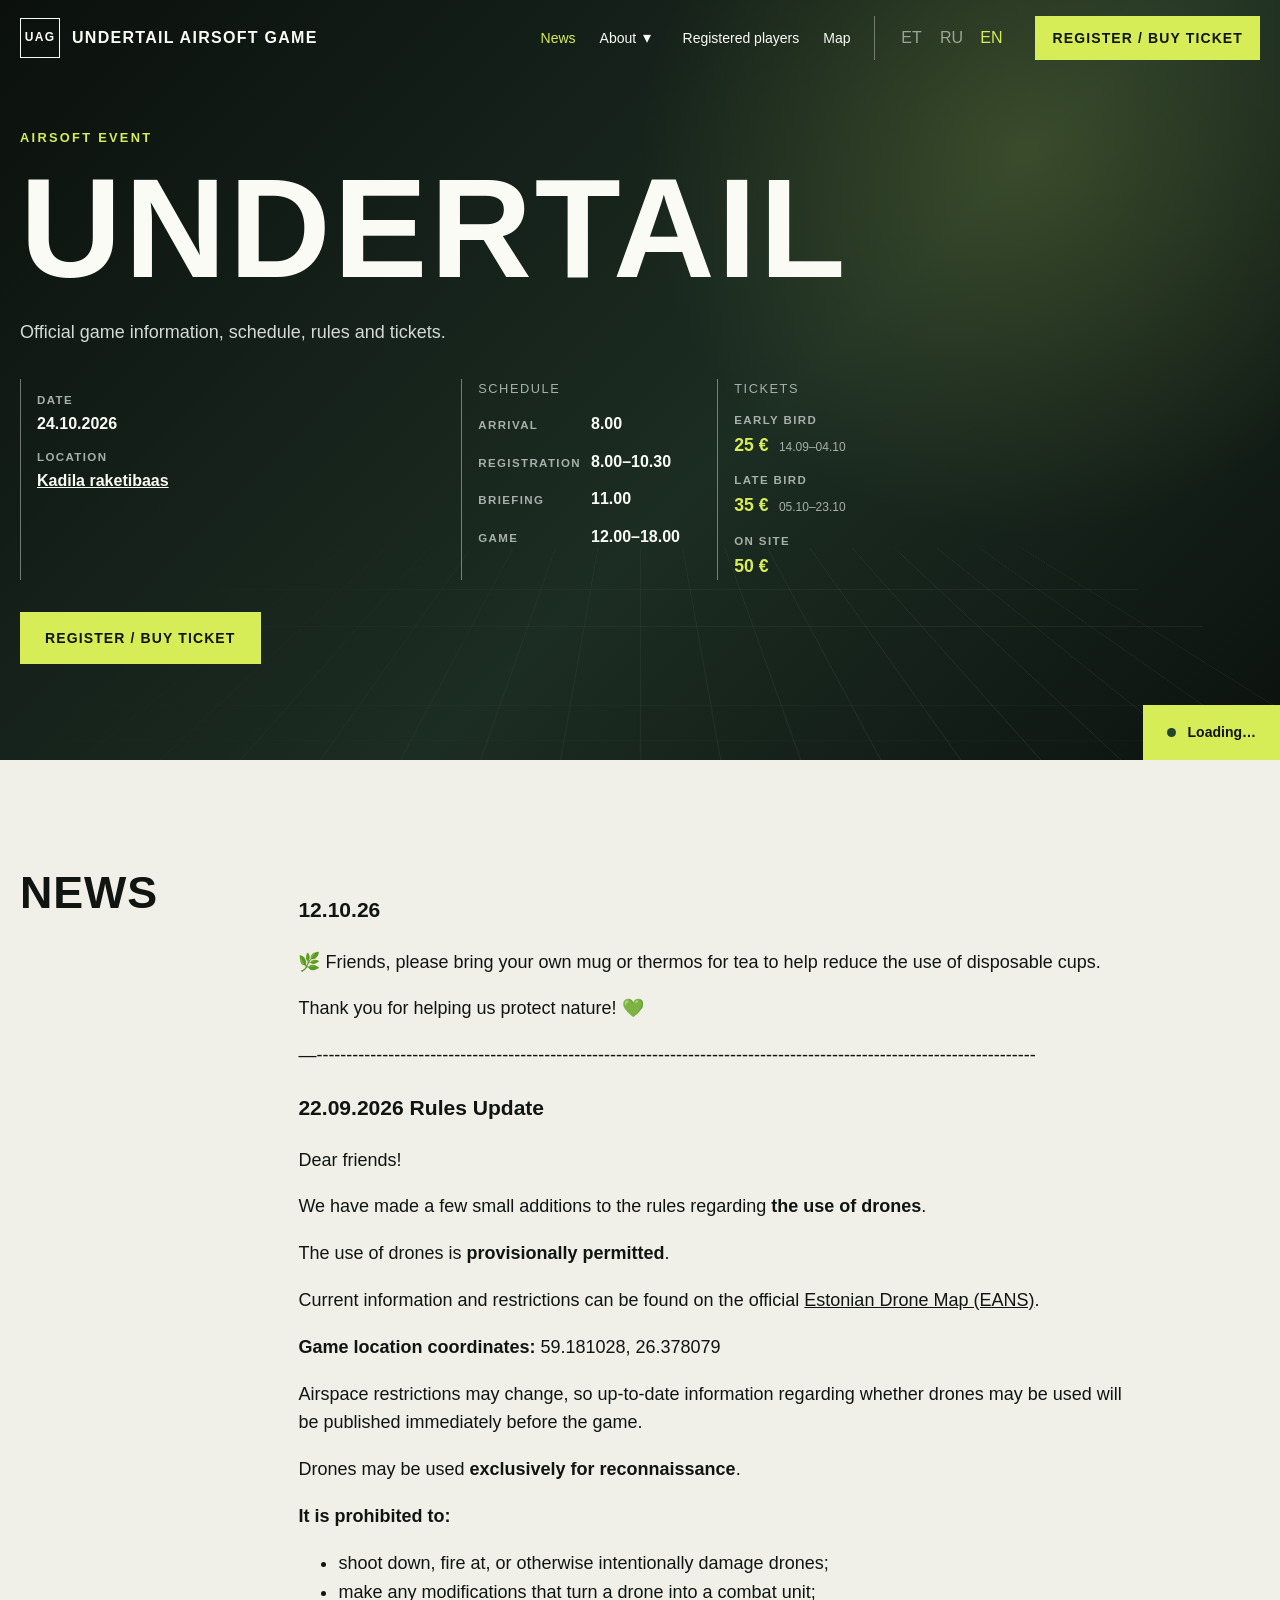
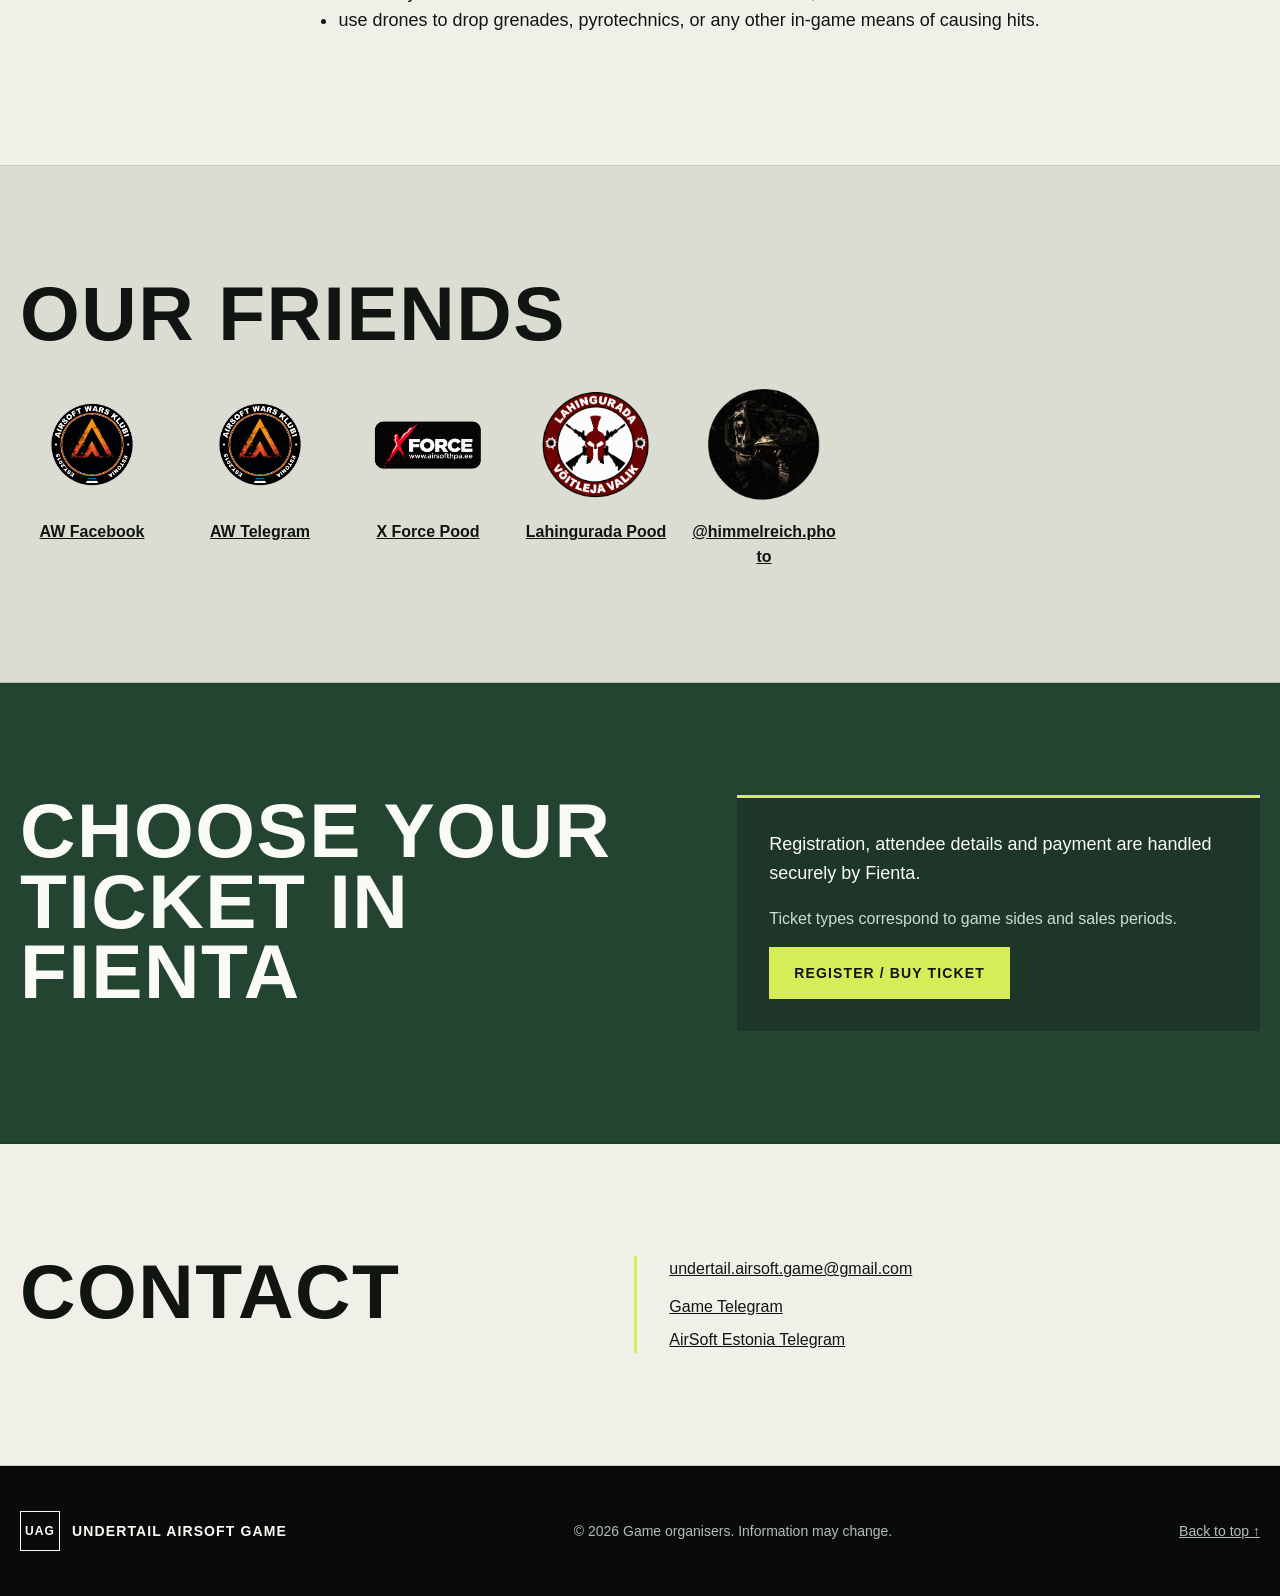
<file: index.html>
<!doctype html>
<html lang="et">
  <head>
    <meta charset="utf-8">
    <meta name="viewport" content="width=device-width, initial-scale=1">
    <meta name="description" content="Airsoft game information, rules, schedule and Fienta ticket registration.">
    <meta property="og:title" content="Undertale">
    <meta property="og:description" content="Official information and registration for the game.">
    <meta property="og:type" content="website">
    <title>Undertale - Airsoft Game</title>
    <link rel="stylesheet" href="assets/css/main.css?v=0.5.1">
    <script>
      window.fientaAvailabilityState = {
        received: false,
        value: null,
      };
      window.fientaSettings = {
        link_selector: 'a[data-fienta-status-source]',
        onTicketsAvailableReady(element, count) {
          window.fientaAvailabilityState = {
            received: true,
            value: count,
          };
          window.dispatchEvent(new CustomEvent('fienta:tickets-available', {
            detail: count,
          }));
        },
      };
    </script>
    <script defer src="https://fienta.com/embed.js"></script>
    <script type="module" src="assets/js/app.js?v=0.5.1"></script>
  </head>
  <body>
    <a class="skip-link" href="#main">Skip to content</a>

    <header class="site-header" data-header>
      <a class="brand" href="#top" aria-label="Undertail Airsoft Game home">
        <span class="brand-mark" aria-hidden="true">UAG</span>
        <span data-i18n="brand">Undertail Airsoft Game</span>
      </a>

      <button class="menu-toggle" type="button" aria-expanded="false" aria-controls="main-navigation" data-menu-toggle>
        <span aria-hidden="true"></span>
        <span aria-hidden="true"></span>
        <span aria-hidden="true"></span>
        <span class="sr-only" data-i18n="menu">Menu</span>
      </button>

      <nav id="main-navigation" class="navigation" aria-label="Main navigation" data-navigation>
        <a href="#news" data-navigation-target="#news" data-news-navigation data-i18n="navNews">News</a>
        <div class="navigation-dropdown" data-navigation-dropdown>
          <div class="navigation-dropdown-trigger">
            <a href="#about" data-navigation-target="#about" data-navigation-group="about" data-i18n="navAbout">About</a>
            <button type="button" aria-expanded="false" data-navigation-dropdown-toggle>
              <span aria-hidden="true">▾</span>
              <span class="sr-only" data-i18n="aboutMenuToggle">Open the about menu</span>
            </button>
          </div>
          <div class="navigation-dropdown-menu">
            <a href="#information" data-navigation-target="#information" data-i18n="navInformation">Information</a>
            <a href="#about" data-i18n="navAbout">About</a>
            <a href="#rules" data-navigation-target="#rules" data-i18n="navRules">Rules</a>
          </div>
        </div>
        <a href="#registered" data-navigation-target="#registered" data-registered-navigation data-i18n="navRegistered">Registered players</a>
        <a href="#map" data-navigation-target="#map" data-map-navigation data-i18n="navMap">Map</a>
        <div class="language-switcher" aria-label="Language">
          <button type="button" data-language="et">ET</button>
          <button type="button" data-language="ru">RU</button>
          <button type="button" data-language="en">EN</button>
        </div>
        <a class="button button-small fienta-link" href="https://fienta.com/et/proov-68644" target="_blank" rel="noopener noreferrer" data-fienta-link data-i18n="buyTicket">Register / Buy Ticket</a>
      </nav>
    </header>

    <main id="main">
      <section class="hero" id="top">
        <div class="hero-grid" aria-hidden="true"></div>
        <div class="shell hero-content">
          <p class="eyebrow" data-i18n="eventType">Airsoft event</p>
          <h1 data-game="name">GAME NAME</h1>
          <p class="hero-subtitle" data-i18n="heroSubtitle" data-i18n-hide-empty>SABAHÄNNA</p>
          <p class="hero-summary" data-i18n="heroSummary">Official game information, schedule, rules and tickets.</p>
          <dl class="hero-facts" id="information">
            <div class="hero-fact-column hero-event-details">
              <dt class="sr-only" data-i18n="informationLabel">Information</dt>
              <dd>
                <dl class="hero-fact-list">
                  <div>
                    <dt data-i18n="dateLabel">Date</dt>
                    <dd data-game="date">To be announced</dd>
                  </div>
                  <div>
                    <dt data-i18n="locationLabel">Location</dt>
                    <dd><a data-game="location" data-map-link href="https://maps.app.goo.gl/6uLXVncmYRrDBbps5" target="_blank" rel="noopener noreferrer">Kadila raketibaas</a></dd>
                  </div>
                </dl>
              </dd>
            </div>
            <div class="hero-fact-column">
              <dt data-i18n="scheduleLabel">Schedule</dt>
              <dd>
                <dl class="hero-fact-list schedule-list">
                  <div>
                    <dt data-i18n="arrivalTimeLabel">Arrival</dt>
                    <dd data-game-time="arrival">8.00</dd>
                  </div>
                  <div>
                    <dt data-i18n="registrationTimeLabel">Registration</dt>
                    <dd data-game-time="registration">8.00–10.30</dd>
                  </div>
                  <div>
                    <dt data-i18n="briefingTimeLabel">Briefing</dt>
                    <dd data-game-time="briefing">11.00</dd>
                  </div>
                  <div>
                    <dt data-i18n="gameTimeLabel">Game</dt>
                    <dd data-game-time="game">12.00–18.00</dd>
                  </div>
                </dl>
              </dd>
            </div>
            <div class="hero-fact-column">
              <dt data-i18n="ticketWavesLabel">Tickets</dt>
              <dd>
                <dl class="hero-fact-list ticket-wave-list">
                  <div data-ticket-wave="earlyBird">
                    <dt data-i18n="earlyBirdLabel">Early Bird</dt>
                    <dd><strong data-ticket-wave-price>25 €</strong><span data-ticket-wave-dates>14.09–04.10</span></dd>
                  </div>
                  <div data-ticket-wave="lateBird">
                    <dt data-i18n="lateBirdLabel">Late Bird</dt>
                    <dd><strong data-ticket-wave-price>35 €</strong><span data-ticket-wave-dates>05.10–23.10</span></dd>
                  </div>
                  <div data-ticket-wave="onSite">
                    <dt data-i18n="onSiteLabel">On site</dt>
                    <dd><strong data-ticket-wave-price>50 €</strong><span data-ticket-wave-dates></span></dd>
                  </div>
                </dl>
              </dd>
            </div>
          </dl>
          <a class="button fienta-link" href="https://fienta.com/et/proov-68644" target="_blank" rel="noopener noreferrer" data-fienta-link data-i18n="buyTicket">Register / buy ticket</a>
        </div>
        <div class="hero-status">
          <span class="status-dot" aria-hidden="true"></span>
          <span data-ticket-status data-i18n="ticketStatusLoading" aria-busy="true">Loading…</span>
        </div>
      </section>

      <div class="mobile-content-switch shell" data-mobile-content-switch aria-label="Content">
        <button type="button" data-content-mode="news" data-i18n="navNews">News</button>
        <button type="button" data-content-mode="details" data-i18n="navAbout">About</button>
        <button type="button" data-content-mode="registered" data-i18n="navRegistered">Registered players</button>
        <button type="button" data-content-mode="map" data-i18n="navMap">Map</button>
      </div>

      <section class="section news-section" id="news" data-content-mode-panel="news" hidden>
        <div class="shell split-layout news-layout">
          <div>
            <h2 data-i18n="newsTitle">News</h2>
          </div>
          <div class="prose" data-local-content="news" aria-live="polite">
            <!-- LOCAL_NEWS_ET_START -->
            <h3>12.10.26</h3>
            <p>🌿 Sõbrad, palume teil mängule kaasa võtta oma kruus või termos, et vähendada ühekordsete topside kasutamist.</p>
            <p>Aitäh, et hoolite koos meiega loodusest! 💚</p>
            <p>—------------------------------------------------------------------------------------------------------------------------</p>
            <h3>22.09.2026 Reeglite muudatused</h3>
            <p>Kallid sõbrad!</p>
            <p>Oleme teinud reeglitesse mõned väikesed täiendused, mis puudutavad <strong>droonide kasutamist</strong>.</p>
            <p>Droonide kasutamine on esialgu lubatud.</p>
            <p>Kehtivat infot ja piiranguid saab vaadata ametlikult <a href="https://utm.eans.ee/avm/?utm_source=chatgpt.com" target="_blank" rel="noopener noreferrer">Estonian Drone Map (EANS)</a> lehelt.</p>
            <p>
            <strong>Mängukoha koordinaadid:</strong> 59.181028, 26.378079</p>
            <p>Õhuruumi kasutamise piirangud võivad muutuda, seetõttu avaldatakse ajakohane info droonide kasutamise võimaluse kohta vahetult enne mängu.</p>
            <p>Droone on lubatud kasutada <strong>ainult luureks</strong>.</p>
            <p>
            <strong>Keelatud on:</strong>
            </p>
            <ul>
            <li>droone alla tulistada, nende pihta tulistada või neid muul viisil tahtlikult kahjustada;</li>
            <li>teha droonidele muudatusi, mis muudavad need lahinguvahendiks;</li>
            <li>kasutada droone granaatide, pürotehnika või muude mängus kasutatavate tabamisvahendite heitmiseks.</li>
            </ul>
            <!-- LOCAL_NEWS_ET_END -->
          </div>
        </div>
      </section>

      <section class="section registered-section" id="registered" data-content-mode-panel="registered" hidden>
        <div class="shell registered-layout">
          <div>
            <h2 data-i18n="registeredTitle">Registered players</h2>
            <div class="side-balance" data-side-balance hidden>
              <h3 data-i18n="sideBalanceTitle">Side balance</h3>
              <div class="side-balance-chart" data-side-balance-chart role="img"></div>
              <div class="side-balance-legend" data-side-balance-legend></div>
            </div>
          </div>
          <div data-registered-content aria-live="polite">
            <p class="empty-state" data-i18n="registeredColumnsPending">The public list will appear after its columns are approved.</p>
          </div>
        </div>
      </section>

      <section class="section map-section" id="map" data-content-mode-panel="map" hidden>
        <div class="shell map-layout">
          <h2 data-i18n="mapTitle">Map</h2>
          <button class="map-preview" type="button" data-map-open>
            <img src="Pics/Map/Kadila_aerial_preview.png" alt="" data-map-image>
            <span class="sr-only" data-i18n="mapOpen">Open the large map</span>
          </button>
        </div>
      </section>

      <section class="section" id="about" data-content-mode-panel="details">
        <div class="shell split-layout about-layout">
          <div>
            <h2 data-i18n="aboutTitle">About the operation</h2>
          </div>
          <div class="prose" data-remote-content="description" aria-live="polite">
            <!-- LOCAL_DESCRIPTION_ET_START -->
            <h2>
            <strong>111</strong>
            </h2>
            <h2>
            <strong>Undertail</strong>
            </h2>
            <h3>
            <strong>Sissejuhatus</strong>
            </h3>
            <p>Erinevatest riikidest koosnev Allianss otsustas vallutada ja omavahel ära jagada kaardil pimesoole moodi väljaulatuval alal asuva väikese küla. Selle küla nimi on Sabahänna (Undertail).</p>
            <p>Allianss ootas eest leidvat sektante ja keppidega relvastatud metsikut pärismaalaste ühiskonda. Kuid nende ootused osutusid täiesti ekslikuks: kui Allianss otsustas külasse siseneda, kohtasid vallutajad sõbralikke kohalikke elanikke ja hästi arenenud infrastruktuuri.</p>
            <p>Saabunud vallutajatele tuli vastu asula juht, kes palus enne seda, kui elanikud vabatahtlikult „alla annavad“, korraldada Alliansi auks pidu, kuhu tema ja külaelanikud kutsusid äsja saabunud „külalised“.</p>
            <p>Peol joodavad kohalikud Alliansi väed „teega“ täis ja kostitavad neid vesipiipudega — ning sealt läheb kõik allamäge. Sõjamehed tõmbavad end nii täis kui sead, mistõttu külaelanikud lähevad Alliansi tanki lahti võtma, et selle vägesid peatada.</p>
            <p>Kuid ka kohalikud ei jää maha — nad joovad end samuti täiesti täis, võtavad Alliansi tanki juppideks ning selle käigus, kaotades kütust ja varuosi, võtavad mingil põhjusel lahti ka omaenda tanki. Alles jäetakse ainult navigatsiooniseade, mis võimaldab suunata suurtükiväe tulelööke. „Teest“ läbi imbunud teadvus ütles asjaosalistele, et sellest täiesti piisab.</p>
            <p>Kõik selle uuesti töökorda kokku panna suudab ainult tehnik, kes tegutseb neutraalsel territooriumil.</p>
            <p>Siin lõpeb minu lugu, sõber. Edasiste sündmuste tunnistajaks ja osaliseks saad juba sina.</p>
            <h2>
            <strong>Peamised mängumehaanikad</strong>
            </h2>
            <p>
            <strong>Pooled:</strong> Allianss ja Sabahänna (Undertail) elanikud.</p>
            <h3>
            <strong>Küla</strong>
            </h3>
            <ul>
            <li>Küla on peamine vallutuspunkt.</li>
            <li>Kontrolli kontrollitakse iga <strong>30 minuti</strong> järel — <strong>2 punkti</strong>. (Punktis peab olema üles pandud poole lipp. Lipud asuvad punktis.)</li>
            <li>Küla kontrollimine mängu lõppemise hetkel annab lisaks <strong>5 punkti</strong>.</li>
            </ul>
            <h3>
            <strong>Detailid ja tehnik</strong>
            </h3>
            <ul>
            <li>Mängualal asub <strong>2 detailide hankimise punkti</strong>.</li>
            <li>Komponendid tuleb toimetada tehnikule.</li>
            <li>Ühe valmis detaili kokkupanek võtab <strong>15 minutit</strong>. (Aega hakatakse arvestama hetkest, mil mõlemad detailid on tehnikule toimetatud.)</li>
            <li>Pool peab kokkupaneku ajal tehnikut kontrollima.</li>
            <li>Kontrolli vahetumisel kokkupaneku progress ei nullitu. Detaili saab pool, kes kontrollib tehnikut kokkupaneku lõppemise hetkel.</li>
            <li>
            <strong>10 valmis detaili = taastatud navigatsiooniseade = 20 punkti.</strong>
            </li>
            <li>
            <strong>Taastatud navigatsiooniseade võimaldab tellida suurtükiväe tulelöögi üks kord iga 30 minuti järel.</strong>
            </li>
            </ul>
            <h3>
            <strong>Kütus</strong>
            </h3>
            <ul>
            <li>Mängualal asub <strong>1 kütuse hankimise punkt</strong>.</li>
            <li>Iga <strong>30 minuti</strong> järel ilmub sinna 1 kanister. (Näiteks kell 11:15 ja 11:45.)</li>
            <li>
            <strong>1 kanister = 1 tund sõiduki tööaega.</strong> (Alates tankimise hetkest.)</li>
            <li>Mängu alguses saab kumbki pool <strong>2 kanistrit</strong>.</li>
            <li>Kütus võidupunkte ei anna.</li>
            </ul>
            <h3>
            <strong>Väärtuslik maavara</strong>
            </h3>
            <ul>
            <li>Mängualal asub <strong>1 väärtusliku maavara kaevandamise punkt</strong>.</li>
            <li>Elanikud kaevandavad ja säilitavad maavara.</li>
            <li>Allianss vallutab selle ja veab ära.</li>
            <li>
            <strong>1 ühik = 2 punkti.</strong>
            </li>
            </ul>
            <h3>
            <strong>Mängupunktid</strong>
            </h3>
            <p>Mängualal on kokku <strong>6 peamist punkti</strong>:</p>
            <ul>
            <li>Sabahänna (Undertail) küla.</li>
            <li>Detailide punkt nr 1.</li>
            <li>Detailide punkt nr 2.</li>
            <li>Tehnik.</li>
            <li>Kütusepunkt.</li>
            <li>Väärtusliku maavara leiukoht.</li>
            </ul>
            <h3>
            <strong>Võit</strong>
            </h3>
            <p>Võidab pool, kellel on mängu lõpuks kõige rohkem võidupunkte.</p>
            <!-- LOCAL_DESCRIPTION_ET_END -->
          </div>
        </div>
      </section>

      <section class="section rules-section" id="rules" data-content-mode-panel="details">
        <div class="shell rules-layout">
          <aside>
            <h2 data-i18n="rulesTitle">Rules</h2>
            <nav class="rules-toc" data-rules-toc aria-label="Rules contents"></nav>
          </aside>
          <div class="rules-content" data-remote-content="rules" aria-live="polite">
            <!-- LOCAL_RULES_ET_START -->
            <h3>
            <strong>111</strong>
            </h3>
            <h3>
            <strong>Põhireeglid</strong>
            </h3>
            <ul>
            <li>Kasutada võib ainult <strong>BIO-kuule</strong>.</li>
            <li>
            <strong>Kõik relvad, mida plaanitakse mängul kasutada, peavad läbima kronograafikontrolli.</strong>
            </li>
            <li>Püstolid / haavlipüssid – <strong>≤ 1,2 J</strong>, minimaalset laskekaugust ei ole.</li>
            <li>Automaadid (ründerelvad) – <strong>≤ 1,6 J</strong>. Sekundaarrelv on soovitatav.</li>
            <li>Kuulipildujad – <strong>≤ 2,5 J</strong>, minimaalne laskekaugus <strong>20 m</strong>. Sekundaarrelv on kohustuslik.<strong>*Relv peab väliselt sarnanema reaalselt eksisteeriva kerge- või raskekuulipildujaga.*M4 trummelsalvega ei ole kuulipilduja.</strong>
            </li>
            <li>Marksman-relvad (DMR), mille automaattuli on mehaaniliselt välja lülitatud – <strong>≤ 3,0 J</strong>, minimaalne laskekaugus <strong>30 m</strong>. Sekundaarrelv on kohustuslik.<strong>*Relv peab välja nägema nagu reaalne marksman-relv: raua pikkus vähemalt 16 tolli (40 cm), paigaldatud peab olema optiline sihik ja harkjalg.*Relvad, mis sarnanevad liiga palju tavaliste ründerelvadega, peavad vastama kõigile nõuetele (raua pikkus, optiline sihik, harkjalg).*Kui raua pikkus on alla 16 tolli, tuleb seda visuaalselt pikendada summuti abil.*Kui reaalsel marksman-relval ei ole harkjalga, ei ole harkjalg kohustuslik (SVD, VSS).*Kui reaalse marksman-relva raua pikkus on alla 16 tolli, KUID seda klassifitseeritakse snaiprirelvana, ei kohaldata minimaalse rauapikkuse nõuet ja summutit ei ole vaja (VSS).*VSS on erand. Kui sellele on paigaldatud optiline sihik ja automaattuli on mehaaniliselt välja lülitatud, võib seda klassifitseerida marksman-relvaks. Kui üks neist kahest tingimusest ei ole täidetud, käsitletakse VSS-i tavalise ründerelvana (≤ 1,6 J).</strong>
            </li>
            <li>Poltlukuga snaiprirelvad – <strong>≤ 3,5 J</strong>, minimaalne laskekaugus <strong>30 m</strong>. Sekundaarrelv on kohustuslik.</li>
            <li>Granaadid – sõltuvalt tuleohust võivad olla keelatud. Lubatud on ainult tehases toodetud granaadid, millel on tabav element (isetehtud granaadid on keelatud). Tabamus loetakse tabava elemendi järgi ning <strong>3 meetri raadiuses</strong>.</li>
            <li>Suits – sõltuvalt tuleohust võib olla keelatud. Lubatud on ainult <strong>valge suits</strong>.</li>
            <li>Pimetuli on keelatud.</li>
            <li>
            <strong>Binaarne päästik on keelatud.</strong>
            </li>
            <li>
            <strong>Hoonetes on lubatud ainult üksiktuli.</strong> Relvi, mille energia ületab <strong>1,6 J</strong>, ei tohi hoonetes kasutada; sekundaarrelv on kohustuslik. Üle 1,6 J relvaga võib tulistada hoonest välja või väljast hoonesse, järgides kohustuslikku minimaalset laskekaugust.</li>
            </ul>
            <h3>
            <strong>Poolte tähistus</strong>
            </h3>
            <p>
            <strong>Allianss</strong> – mis tahes kamuflaaž. Lisaks võib kasutada sinist linti.</p>
            <p>
            <strong>Podhvostje küla</strong> – külastiilis tsiviilriietus (igasugune absurdne riietus – kasvõi vanaema öösärk, amišid, kauboid jne). Kui sobivat temaatilist riietust ei ole, seome teile külge <strong>VÄGA ERKSAD</strong> lindid.</p>
            <p>Lintide laius peab olema <strong>5 cm</strong>. Lindid annavad korraldajad.</p>
            <p>
            <em>
            <strong>NB!</strong>
            </em> Sellel üritusel on keelatud kõik reaalselt eksisteerivate üksuste embleemid, kõik riigilipud ja riiklik sümboolika, välja arvatud <strong>Euroopa Liidu riikide riigilipud</strong>. Samuti on keelatud igasugused solvava sisuga embleemid.</p>
            <h3>
            <strong>Punased/oranžid vestid</strong>
            </h3>
            <p>End surnuks või haavatuks märkimiseks peab mängijal kaasas olema punane/oranž vest, mis katab keha ning on nähtav igast küljest. Surnud/haavatud mängija paneb vesti selga või katab sellega pea.</p>
            <p>Veste saab osta korraldajatelt.</p>
            <p>
            <em>
            <strong>NB!</strong>
            </em> Tõstetud käsi loetakse samuti surnud/haavatud mängija märgiks, <strong>KUID ainult selleks ajaks, kui te vesti välja võtate</strong>. Kui kasutate tõstetud kätt pikemat aega surnuna märkimiseks, võib tekkida arusaamatus ja teie pihta võidakse uuesti tulistada. Sellises olukorras ärge solvake ega sõimake tulistajat – andke lihtsalt uuesti valjult teada, et olete surnud.</p>
            <p>
            <em>
            <strong>NB!</strong>
            </em> Ärge pange vesti relva peale, eriti kui ootate meedikut. Mõnes olukorras võidakse seda valesti mõista. Näide reaalsest olukorrast: mängija istus puu taga ja riputas vesti relvale; teisele mängijale tundus, et meedik ravib puu taga haavatut.</p>
            <p>
            <em>
            <strong>NB!</strong>
            </em> Surnualasse liikumine ainult tõstetud käega ja ilma vestita ei ole lubatud. Sellisel juhul ärge kurtke, kui surnud mängija pihta tulistatakse.</p>
            <p>
            <em>
            <strong>NB!</strong>
            </em> Polügoonil registreerimisel näidake korraldajatele poole tunnuslinte ja oranži vesti. Võtke kaasa ka relvad kronograafikontrolliks.</p>
            <h3>
            <strong>Haavatud</strong>
            </h3>
            <p>Esimese tabamuse korral hüüab mängija valjult <strong>„УБИТ“ / „HIT“ / „SURNUD“</strong>, märgib ennast punase (oranži) vestiga ning jääb <strong>5 minutiks</strong> oma kohale, hüüdes samal ajal valjult <strong>„MEEDIK!“</strong>. Selle aja jooksul võib talle osutada meditsiinilist abi.</p>
            <p>Mängija võib kutsuda meedikut, kuid ei tohi edastada infot vastase liikumise ega positsioonide kohta. Ravi võib osutada ainult meedik, kuid haavatut võivad transportida kõik mängijad <strong>(see peab toimuma realistlikult; haavatuga joosta ei tohi).</strong>
            </p>
            <p>Ravi kestab <strong>2 minutit</strong>. Haavatule seotakse ümber käe side. Kasutada võib mängija isiklikku sidet või valget paela – nii saate olla kindlad, et teie jaoks jätkub sidemeid.</p>
            <p>Kui mängijal on juba haavatusside käel, tähendab järgmine tabamus lõplikku surma ning mängija läheb surnualasse.</p>
            <p>Kui olete kindel, et meedik ei jõua teid aidata, ei pea te 5 minutit ootama, kuigi see on soovitatav.</p>
            <p>Meedikutel ja haavatut transportivatel mängijatel on keelatud kasutada haavatut varjena. Kui ravi või transportimise ajal saab haavatu uuesti tabamuse, loetakse ta surnuks.</p>
            <h3>
            <strong>Meedik</strong>
            </h3>
            <p>Ainult meedik võib osutada meditsiinilist abi. Meedikute arv määratakse suhtega <strong>1 meedik 10 mängija kohta</strong>.</p>
            <p>Meedikul peab olema meediku embleem. Selle puudumisel pannakse meedikule käele, poole tunnuslindi kõrvale, punase ristiga valge teip.</p>
            <p>Mängijatel, kes soovivad mängida meedikuna, palume hoolitseda sidemete olemasolu eest. Teatud koguse sidemeid annavad korraldajad.</p>
            <p>Erandina täidavad meedikud sellel mängul ka <strong>mehaanikute rolli</strong>. Vaata sõidukite reegleid.</p>
            <p>Meedikutel ja haavatut transportivatel mängijatel on keelatud kasutada haavatut varjena. Kui ravi või transportimise ajal saab haavatu uuesti tabamuse, loetakse ta surnuks.</p>
            <h3>
            <strong>Sõidukid</strong>
            </h3>
            <p>Mängul kasutatakse sõidukeid.</p>
            <p>Sõidukid peavad olema tähistatud vastava poole värvi lintide ja poole lipuga.</p>
            <p>Sõiduki kiirus ei tohi ületada <strong>20 km/h</strong>.</p>
            <p>
            <strong>Sõiduki meeskond koosneb 2 inimesest (juht ja laskur).</strong>
            </p>
            <p>Sõiduki akendest tulistamine on keelatud. Tulistada võib ainult sõiduki tornist.</p>
            <p>Sõidukist väljuv mängija võib avada tule alles siis, kui <strong>mõlemad jalad puudutavad maad</strong>.</p>
            <p>Igasugune sõidukiga suhtlemine (uste avamine, sõidukisse ronimine jne) toimub ainult sõiduki meeskonna loal.</p>
            <p>Sõidukite hõivamist ei ole ette nähtud.</p>
            <p>Kui sõiduk hävitatakse täielikult (<strong>2 tabamust</strong>), loetakse selle meeskond surnuks. Kõigil teistel sõidukis olevatel mängijatel on <strong>20 sekundit</strong> sõidukist väljumiseks, vastasel juhul loetakse ka nemad surnuks.</p>
            <p>Iga otsene tabamus laskuri või juhi pihta loetakse tabamuseks ning mängija on haavatud/surnud vastavalt tavaliste mängijate reeglitele.</p>
            <ol>
            <li>Laskurit võib ravida meedik või teda võib asendada (ainult sõiduki meeskonna loal).</li>
            <li>Surnud juht ja laskur peavad minema surnualasse.</li>
            <li>Kui meeskond on surnud, kuid sõiduk ise on terve, kehtivad meeskonnale samad taassünnireeglid nagu tavalistele mängijatele.</li>
            </ol>
            <h3>
            <strong>Sõiduki tabamine / remont</strong>
            </h3>
            <p>Sõidukite pihta on lubatud tulistada ainult <strong>märgistusgranaatidega (Paladin või analoogid)</strong>.</p>
            <p>
            <strong>Sõidukite pihta tulistamine mis tahes plahvatavate granaatidega on keelatud!</strong>
            </p>
            <p>Tabamus loetakse kehtivaks ainult juhul, kui märgistusgranaat puruneb ja jätab sõidukile nähtava jälje. Riivamisi tabamus ei lähe arvesse.</p>
            <p>
            <strong>Esimene tabamus</strong> – sõiduk kaotab liikumisvõime, peab peatuma ega tohi edasi sõita. Torn jääb töökorda. Sõidukit saab remontida.</p>
            <p>
            <strong>Teine tabamus</strong> – sõiduk loetakse hävitatuks. Hävitatud sõiduk annab pika helisignaali, lülitab sisse ohutuled, tõstab punase lipu või riidetüki ning sõidab surnualasse.</p>
            <p>Erandina täidab sellel mängul mehaaniku rolli <strong>meedik</strong>.</p>
            <p>Sõiduki remontimiseks peab meedik asetama käed sõiduki kapotile ja hoidma neid seal <strong>10 minutit</strong>. Meedikute arvu suurendamine kiirendab remonti:</p>
            <p>
            <strong>1 meedik – 10 min / 2 meedikut – 5 min / 3 meedikut – 3 min.</strong>
            </p>
            <p>Pärast hävitamist võib sõiduk mängu tagasi tulla <strong>30 minutit pärast surnualasse jõudmist</strong>.</p>
            <p>Sõidukid võivad transportida surnud mängijaid surnualasse.</p>
            <h3>
            <strong>Droonid</strong>
            </h3>
            <p>Droonide kasutamine on esialgu lubatud.</p>
            <p>Kehtivat infot ja piiranguid saab vaadata ametlikult <a href="https://utm.eans.ee/avm/?utm_source=chatgpt.com" target="_blank" rel="noopener noreferrer">Estonian Drone Map (EANS)</a> lehelt.</p>
            <p>
            <strong>Mängukoha koordinaadid:</strong> 59.1877944, 26.3567422 </p>
            <p>Õhuruumi kasutamise piirangud võivad muutuda, seetõttu avaldatakse ajakohane info droonide kasutamise võimaluse kohta vahetult enne mängu.</p>
            <p>Droone on lubatud kasutada <strong>ainult luureks</strong>.</p>
            <p>
            <strong>Keelatud on:</strong>
            </p>
            <ul>
            <li>droone alla tulistada, nende pihta tulistada või neid muul viisil tahtlikult kahjustada;</li>
            <li>teha droonidele muudatusi, mis muudavad need lahinguvahendiks;</li>
            <li>kasutada droone granaatide, pürotehnika või muude mängus kasutatavate tabamisvahendite heitmiseks.</li>
            </ul>
            <!-- LOCAL_RULES_ET_END -->
          </div>
        </div>
      </section>

      <section class="section friends-section" id="friends">
        <div class="shell">
          <h2 data-i18n="friendsTitle">Our friends</h2>
          <div class="friends-list" data-friends-list></div>
        </div>
      </section>

      <section class="section registration-section" id="registration">
        <div class="shell registration-layout">
          <div><h2 data-i18n="registrationTitle">Choose your ticket in Fienta</h2></div>
          <div class="registration-card">
            <p data-i18n="registrationText">Registration, attendee details and payment are handled securely by Fienta.</p>
            <p class="registration-note" data-i18n="registrationNote">Ticket types can represent different game sides and sales periods.</p>
            <a class="button fienta-link" href="https://fienta.com/et/proov-68644" target="_blank" rel="noopener noreferrer" data-fienta-link data-i18n="buyTicket">Register / buy ticket</a>
            <p class="configuration-warning" data-fienta-warning data-i18n="fientaNotConfigured">Add the real Fienta event URL in config.js before publishing.</p>
            <noscript><p>JavaScript is disabled. Open the event directly on Fienta after the organiser configures the event link.</p></noscript>
          </div>
        </div>
      </section>

      <section class="section" id="contacts">
        <div class="shell split-layout">
          <div><h2 data-i18n="contactsTitle">Contact</h2></div>
          <div class="contact-card">
            <a data-contact-email hidden></a>
            <div class="contact-links">
              <a href="https://t.me/c/2189111370/4295" target="_blank" rel="noopener noreferrer" data-i18n="gameTelegram">Game Telegram</a>
              <a href="https://t.me/AirSoftEstonia/34073" target="_blank" rel="noopener noreferrer" data-i18n="airsoftEstoniaTelegram">AirSoft Estonia Telegram</a>
            </div>
          </div>
        </div>
      </section>
    </main>

    <footer class="site-footer">
      <div class="shell footer-layout">
        <a class="brand" href="#top"><span class="brand-mark" aria-hidden="true">UAG</span><span data-i18n="brand">Undertail Airsoft Game</span></a>
        <p>© <span data-year></span> <span data-i18n="footerText">Game organisers. Information may change.</span></p>
        <a href="#top" data-i18n="backToTop">Back to top ↑</a>
      </div>
    </footer>

    <a href="https://fienta.com/et/proov-68644" hidden tabindex="-1" aria-hidden="true" data-fienta-status-source></a>

    <dialog class="map-lightbox" data-map-dialog aria-labelledby="map-dialog-title">
      <div class="map-lightbox-header">
        <h2 id="map-dialog-title" data-i18n="mapTitle">Map</h2>
        <div class="map-lightbox-controls">
          <button type="button" data-map-zoom-out aria-label="Zoom out" data-i18n-aria-label="mapZoomOut">−</button>
          <button type="button" data-map-zoom-reset aria-label="Reset zoom" data-i18n-aria-label="mapZoomReset">1:1</button>
          <button type="button" data-map-zoom-in aria-label="Zoom in" data-i18n-aria-label="mapZoomIn">+</button>
          <button type="button" data-map-close data-i18n="mapClose">Close</button>
        </div>
      </div>
      <div class="map-lightbox-viewport">
        <img src="Pics/Map/Kadila_aerial_preview.png" alt="" data-map-dialog-image>
      </div>
    </dialog>
  </body>
</html>
</file>
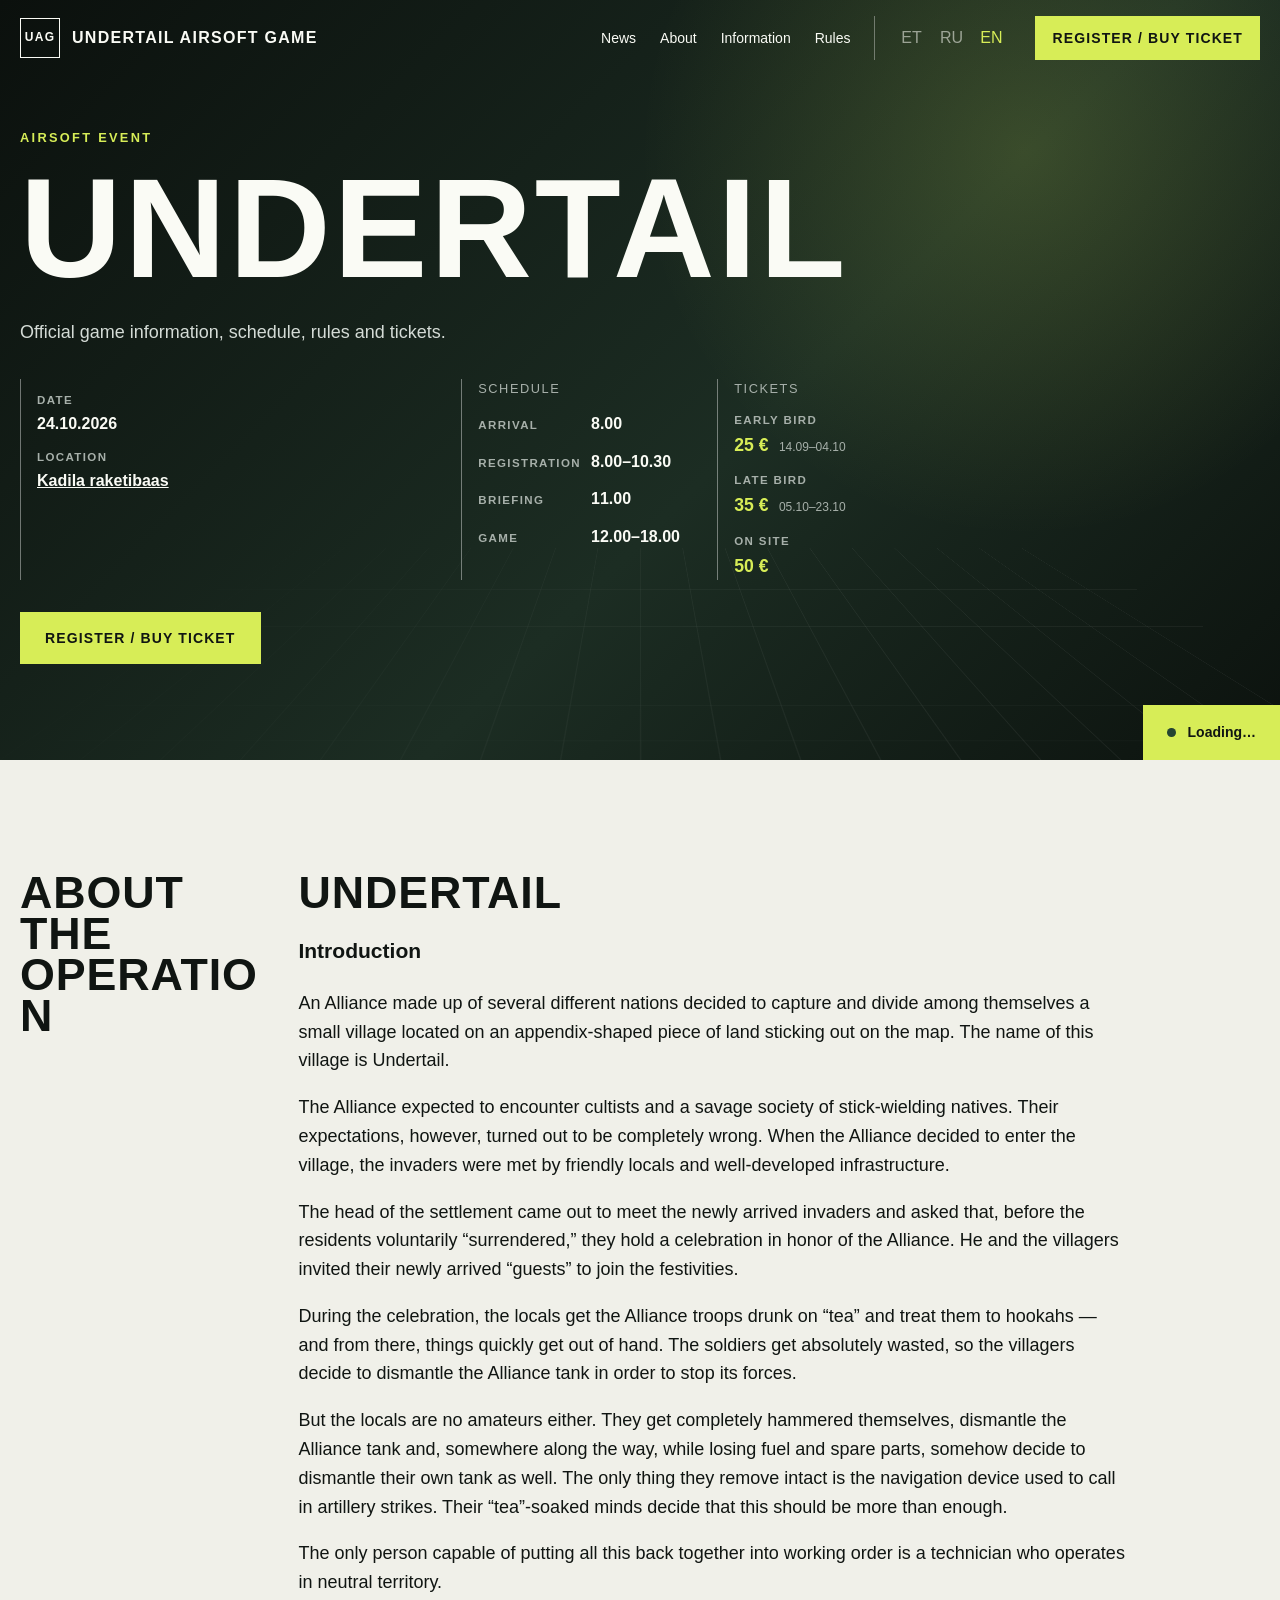
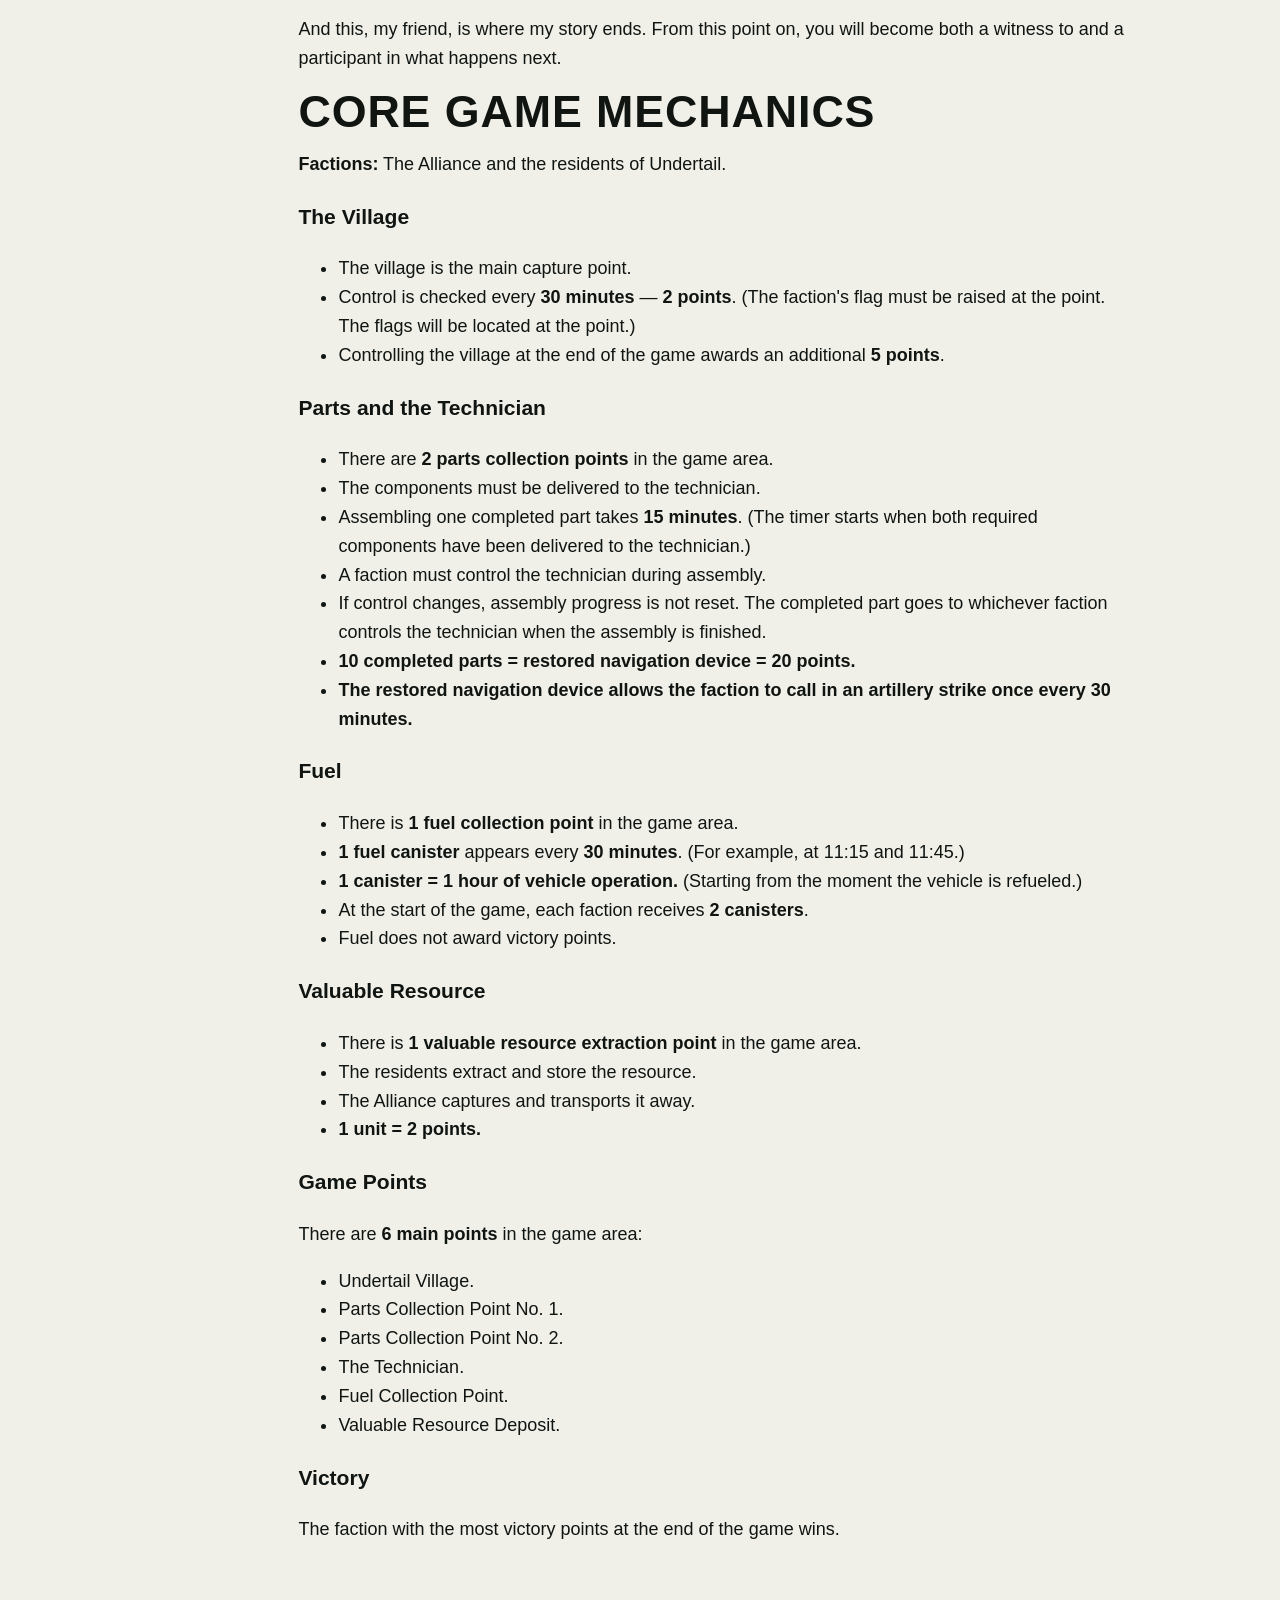
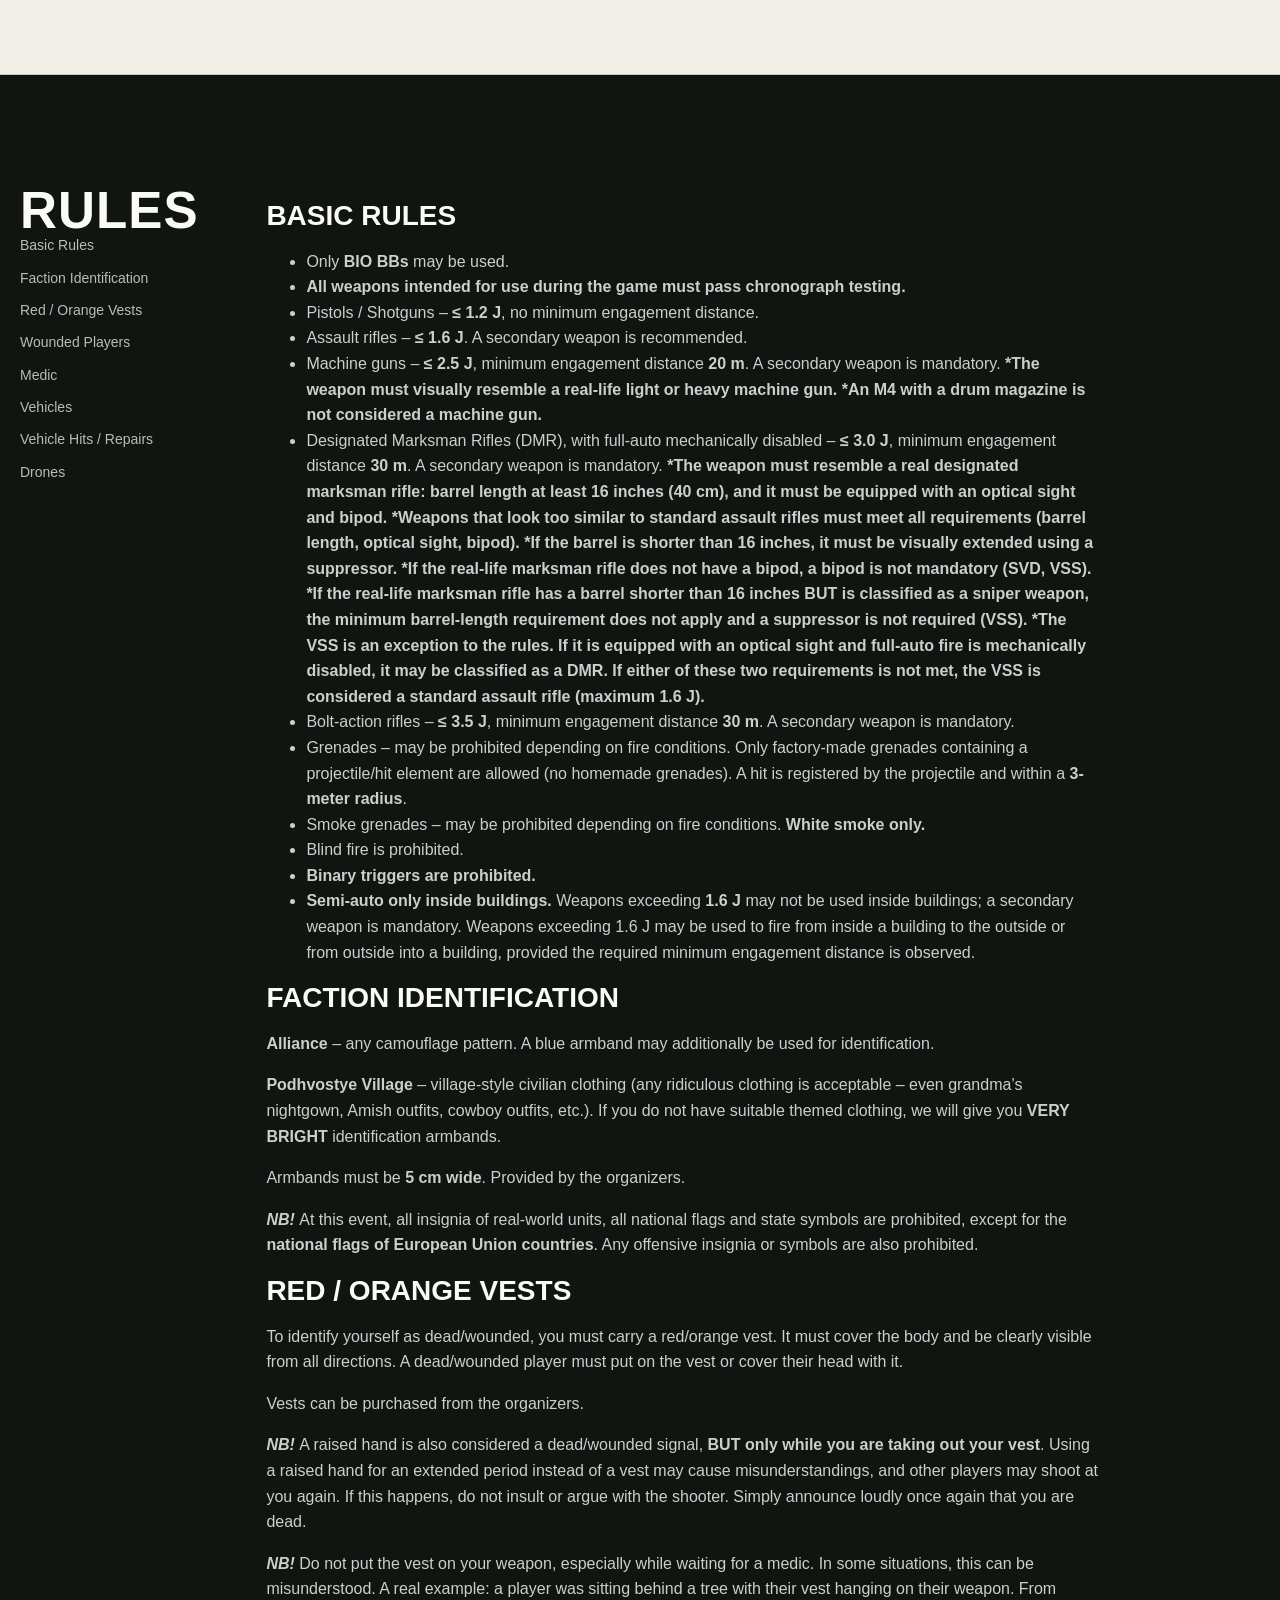
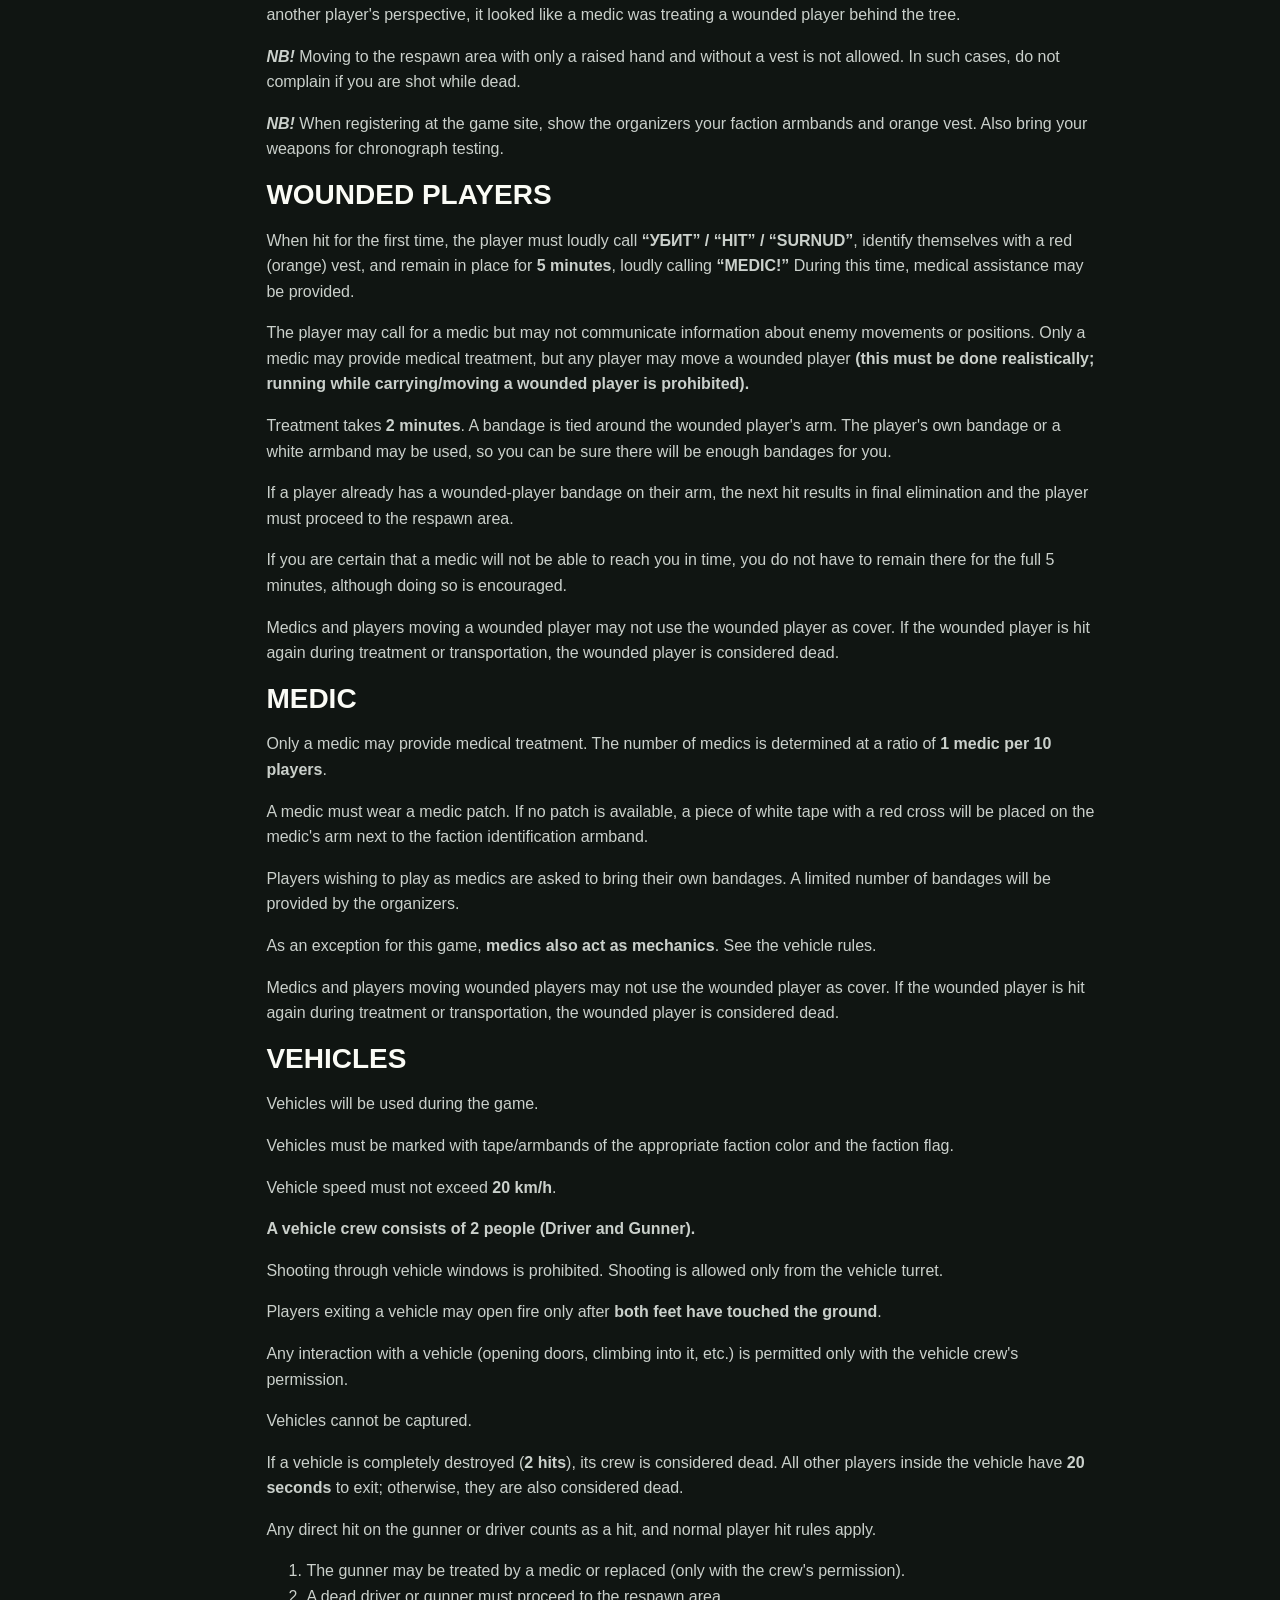
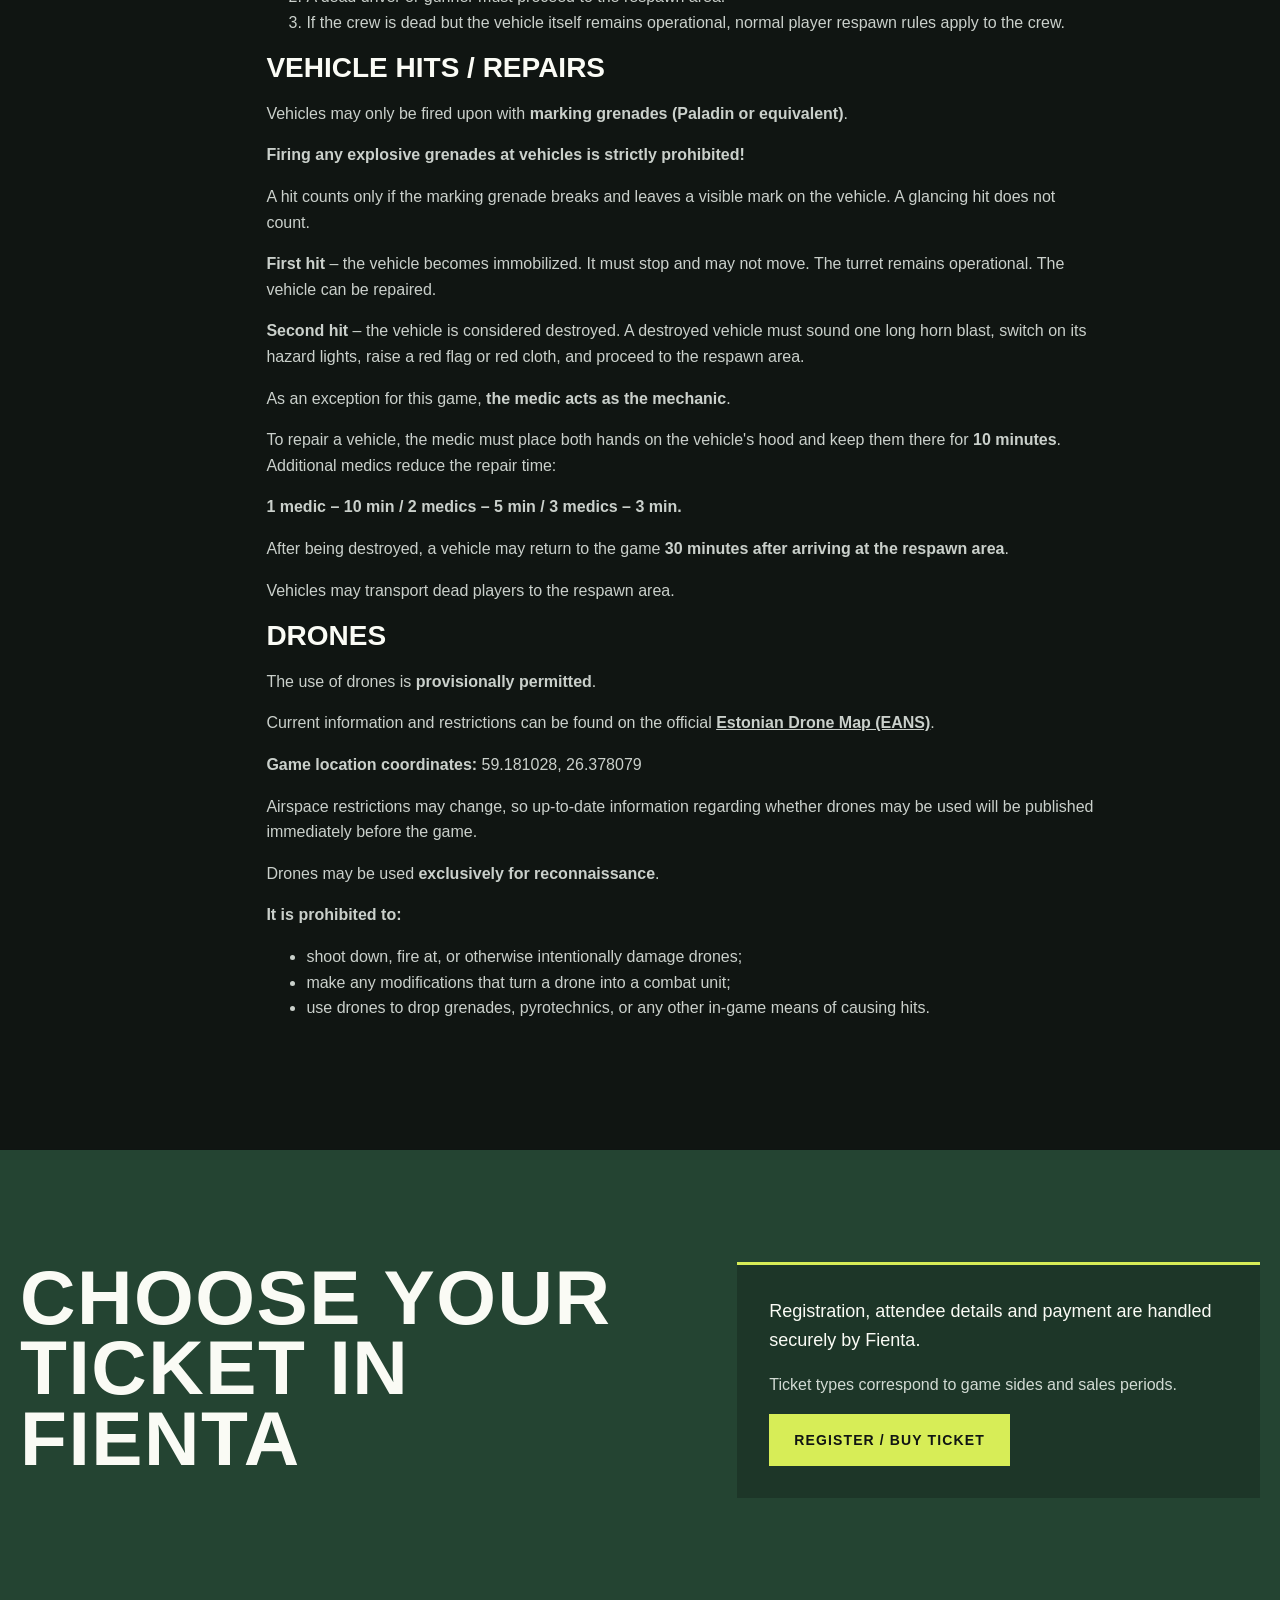
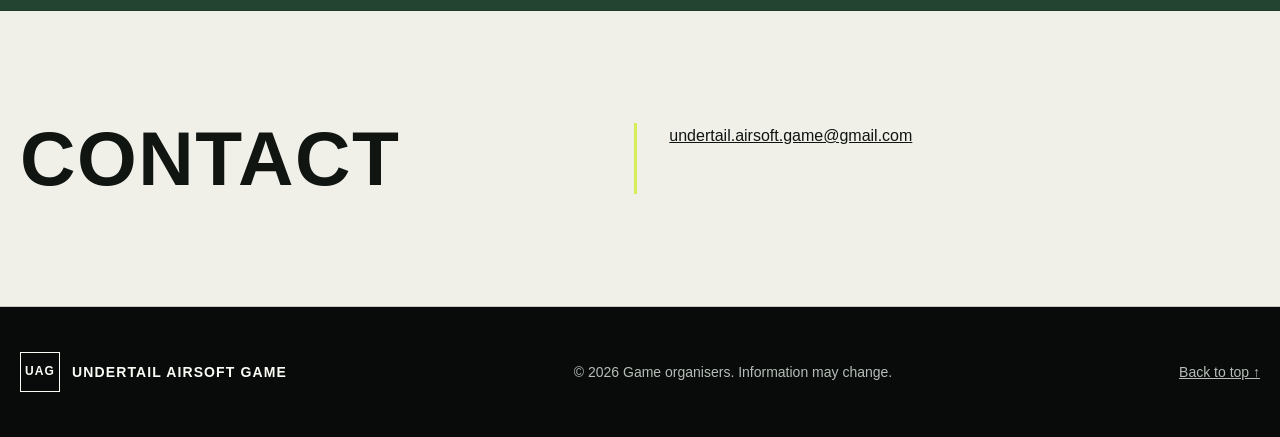
<file: rollback/2026-09-28-before-registration-list/index.html>
<!doctype html>
<html lang="et">
  <head>
    <meta charset="utf-8">
    <meta name="viewport" content="width=device-width, initial-scale=1">
    <meta name="description" content="Airsoft game information, rules, schedule and Fienta ticket registration.">
    <meta property="og:title" content="Undertale">
    <meta property="og:description" content="Official information and registration for the game.">
    <meta property="og:type" content="website">
    <title>Undertale - Airsoft Game</title>
    <link rel="stylesheet" href="assets/css/main.css?v=0.2.13">
    <script>
      window.fientaAvailabilityState = {
        received: false,
        value: null,
      };
      window.fientaSettings = {
        link_selector: 'a[data-fienta-status-source]',
        onTicketsAvailableReady(element, count) {
          window.fientaAvailabilityState = {
            received: true,
            value: count,
          };
          window.dispatchEvent(new CustomEvent('fienta:tickets-available', {
            detail: count,
          }));
        },
      };
    </script>
    <script defer src="https://fienta.com/embed.js"></script>
    <script type="module" src="assets/js/app.js?v=0.2.12"></script>
  </head>
  <body>
    <a class="skip-link" href="#main">Skip to content</a>

    <header class="site-header" data-header>
      <a class="brand" href="#top" aria-label="Undertail Airsoft Game home">
        <span class="brand-mark" aria-hidden="true">UAG</span>
        <span data-i18n="brand">Undertail Airsoft Game</span>
      </a>

      <button class="menu-toggle" type="button" aria-expanded="false" aria-controls="main-navigation" data-menu-toggle>
        <span aria-hidden="true"></span>
        <span aria-hidden="true"></span>
        <span aria-hidden="true"></span>
        <span class="sr-only" data-i18n="menu">Menu</span>
      </button>

      <nav id="main-navigation" class="navigation" aria-label="Main navigation" data-navigation>
        <a href="#news" data-news-navigation data-i18n="navNews">News</a>
        <a href="#about" data-i18n="navAbout">About</a>
        <a href="#information" data-i18n="navInformation">Information</a>
        <a href="#rules" data-i18n="navRules">Rules</a>
        <div class="language-switcher" aria-label="Language">
          <button type="button" data-language="et">ET</button>
          <button type="button" data-language="ru">RU</button>
          <button type="button" data-language="en">EN</button>
        </div>
        <a class="button button-small fienta-link" href="https://fienta.com/et/undertail" target="_blank" rel="noopener noreferrer" data-fienta-link data-i18n="buyTicket">Register / Buy Ticket</a>
      </nav>
    </header>

    <main id="main">
      <section class="hero" id="top">
        <div class="hero-grid" aria-hidden="true"></div>
        <div class="shell hero-content">
          <p class="eyebrow" data-i18n="eventType">Airsoft event</p>
          <h1 data-game="name">GAME NAME</h1>
          <p class="hero-subtitle" data-i18n="heroSubtitle" data-i18n-hide-empty>SABAHÄNNA</p>
          <p class="hero-summary" data-i18n="heroSummary">Official game information, schedule, rules and tickets.</p>
          <dl class="hero-facts" id="information">
            <div class="hero-fact-column hero-event-details">
              <dt class="sr-only" data-i18n="informationLabel">Information</dt>
              <dd>
                <dl class="hero-fact-list">
                  <div>
                    <dt data-i18n="dateLabel">Date</dt>
                    <dd data-game="date">To be announced</dd>
                  </div>
                  <div>
                    <dt data-i18n="locationLabel">Location</dt>
                    <dd><a data-game="location" data-map-link href="https://maps.app.goo.gl/6uLXVncmYRrDBbps5" target="_blank" rel="noopener noreferrer">Kadila raketibaas</a></dd>
                  </div>
                </dl>
              </dd>
            </div>
            <div class="hero-fact-column">
              <dt data-i18n="scheduleLabel">Schedule</dt>
              <dd>
                <dl class="hero-fact-list schedule-list">
                  <div>
                    <dt data-i18n="arrivalTimeLabel">Arrival</dt>
                    <dd data-game-time="arrival">8.00</dd>
                  </div>
                  <div>
                    <dt data-i18n="registrationTimeLabel">Registration</dt>
                    <dd data-game-time="registration">8.00–10.30</dd>
                  </div>
                  <div>
                    <dt data-i18n="briefingTimeLabel">Briefing</dt>
                    <dd data-game-time="briefing">11.00</dd>
                  </div>
                  <div>
                    <dt data-i18n="gameTimeLabel">Game</dt>
                    <dd data-game-time="game">12.00–18.00</dd>
                  </div>
                </dl>
              </dd>
            </div>
            <div class="hero-fact-column">
              <dt data-i18n="ticketWavesLabel">Tickets</dt>
              <dd>
                <dl class="hero-fact-list ticket-wave-list">
                  <div data-ticket-wave="earlyBird">
                    <dt data-i18n="earlyBirdLabel">Early Bird</dt>
                    <dd><strong data-ticket-wave-price>25 €</strong><span data-ticket-wave-dates>14.09–04.10</span></dd>
                  </div>
                  <div data-ticket-wave="lateBird">
                    <dt data-i18n="lateBirdLabel">Late Bird</dt>
                    <dd><strong data-ticket-wave-price>35 €</strong><span data-ticket-wave-dates>05.10–23.10</span></dd>
                  </div>
                  <div data-ticket-wave="onSite">
                    <dt data-i18n="onSiteLabel">On site</dt>
                    <dd><strong data-ticket-wave-price>50 €</strong><span data-ticket-wave-dates></span></dd>
                  </div>
                </dl>
              </dd>
            </div>
          </dl>
          <a class="button fienta-link" href="https://fienta.com/et/undertail" target="_blank" rel="noopener noreferrer" data-fienta-link data-i18n="buyTicket">Register / buy ticket</a>
        </div>
        <div class="hero-status">
          <span class="status-dot" aria-hidden="true"></span>
          <span data-ticket-status data-i18n="ticketStatusLoading" aria-busy="true">Loading…</span>
        </div>
      </section>

      <section class="section news-section" id="news" data-content-mode-panel="news" hidden>
        <div class="shell split-layout news-layout">
          <div>
            <h2 data-i18n="newsTitle">News</h2>
          </div>
          <div class="prose" data-local-content="news" aria-live="polite">
            <!-- LOCAL_NEWS_ET_START -->
            <h3>22.09.2026 Reeglite muudatused</h3>
            <p>Kallid sõbrad!</p>
            <p>Oleme teinud reeglitesse mõned väikesed täiendused, mis puudutavad <strong>droonide kasutamist</strong>.</p>
            <p>Droonide kasutamine on esialgu lubatud.</p>
            <p>Kehtivat infot ja piiranguid saab vaadata ametlikult <strong>Estonian Drone Map (EANS)</strong> lehelt.</p>
            <p>
            <strong>Mängukoha koordinaadid:</strong> 59.181028, 26.378079</p>
            <p>Õhuruumi kasutamise piirangud võivad muutuda, seetõttu avaldatakse ajakohane info droonide kasutamise võimaluse kohta vahetult enne mängu.</p>
            <p>Droone on lubatud kasutada <strong>ainult luureks</strong>.</p>
            <p>
            <strong>Keelatud on:</strong>
            </p>
            <ul>
            <li>droone alla tulistada, nende pihta tulistada või neid muul viisil tahtlikult kahjustada;</li>
            <li>teha droonidele muudatusi, mis muudavad need lahinguvahendiks;</li>
            <li>kasutada droone granaatide, pürotehnika või muude mängus kasutatavate tabamisvahendite heitmiseks.</li>
            </ul>
            <!-- LOCAL_NEWS_ET_END -->
          </div>
        </div>
      </section>

      <section class="section" id="about" data-content-mode-panel="details">
        <div class="shell split-layout about-layout">
          <div>
            <h2 data-i18n="aboutTitle">About the operation</h2>
          </div>
          <div class="prose" data-remote-content="description" aria-live="polite">
            <!-- LOCAL_DESCRIPTION_ET_START -->
            <h2>
            <strong>Undertail</strong>
            </h2>
            <h3>
            <strong>Sissejuhatus</strong>
            </h3>
            <p>Erinevatest riikidest koosnev Allianss otsustas vallutada ja omavahel ära jagada kaardil pimesoole moodi väljaulatuval alal asuva väikese küla. Selle küla nimi on Sabahänna (Undertail).</p>
            <p>Allianss ootas eest leidvat sektante ja keppidega relvastatud metsikut pärismaalaste ühiskonda. Kuid nende ootused osutusid täiesti ekslikuks: kui Allianss otsustas külasse siseneda, kohtasid vallutajad sõbralikke kohalikke elanikke ja hästi arenenud infrastruktuuri.</p>
            <p>Saabunud vallutajatele tuli vastu asula juht, kes palus enne seda, kui elanikud vabatahtlikult „alla annavad“, korraldada Alliansi auks pidu, kuhu tema ja külaelanikud kutsusid äsja saabunud „külalised“.</p>
            <p>Peol joodavad kohalikud Alliansi väed „teega“ täis ja kostitavad neid vesipiipudega — ning sealt läheb kõik allamäge. Sõjamehed tõmbavad end nii täis kui sead, mistõttu külaelanikud lähevad Alliansi tanki lahti võtma, et selle vägesid peatada.</p>
            <p>Kuid ka kohalikud ei jää maha — nad joovad end samuti täiesti täis, võtavad Alliansi tanki juppideks ning selle käigus, kaotades kütust ja varuosi, võtavad mingil põhjusel lahti ka omaenda tanki. Alles jäetakse ainult navigatsiooniseade, mis võimaldab suunata suurtükiväe tulelööke. „Teest“ läbi imbunud teadvus ütles asjaosalistele, et sellest täiesti piisab.</p>
            <p>Kõik selle uuesti töökorda kokku panna suudab ainult tehnik, kes tegutseb neutraalsel territooriumil.</p>
            <p>Siin lõpeb minu lugu, sõber. Edasiste sündmuste tunnistajaks ja osaliseks saad juba sina.</p>
            <h2>
            <strong>Peamised mängumehaanikad</strong>
            </h2>
            <p>
            <strong>Pooled:</strong> Allianss ja Sabahänna (Undertail) elanikud.</p>
            <h3>
            <strong>Küla</strong>
            </h3>
            <ul>
            <li>Küla on peamine vallutuspunkt.</li>
            <li>Kontrolli kontrollitakse iga <strong>30 minuti</strong> järel — <strong>2 punkti</strong>. (Punktis peab olema üles pandud poole lipp. Lipud asuvad punktis.)</li>
            <li>Küla kontrollimine mängu lõppemise hetkel annab lisaks <strong>5 punkti</strong>.</li>
            </ul>
            <h3>
            <strong>Detailid ja tehnik</strong>
            </h3>
            <ul>
            <li>Mängualal asub <strong>2 detailide hankimise punkti</strong>.</li>
            <li>Komponendid tuleb toimetada tehnikule.</li>
            <li>Ühe valmis detaili kokkupanek võtab <strong>15 minutit</strong>. (Aega hakatakse arvestama hetkest, mil mõlemad detailid on tehnikule toimetatud.)</li>
            <li>Pool peab kokkupaneku ajal tehnikut kontrollima.</li>
            <li>Kontrolli vahetumisel kokkupaneku progress ei nullitu. Detaili saab pool, kes kontrollib tehnikut kokkupaneku lõppemise hetkel.</li>
            <li>
            <strong>10 valmis detaili = taastatud navigatsiooniseade = 20 punkti.</strong>
            </li>
            <li>
            <strong>Taastatud navigatsiooniseade võimaldab tellida suurtükiväe tulelöögi üks kord iga 30 minuti järel.</strong>
            </li>
            </ul>
            <h3>
            <strong>Kütus</strong>
            </h3>
            <ul>
            <li>Mängualal asub <strong>1 kütuse hankimise punkt</strong>.</li>
            <li>Iga <strong>30 minuti</strong> järel ilmub sinna 1 kanister. (Näiteks kell 11:15 ja 11:45.)</li>
            <li>
            <strong>1 kanister = 1 tund sõiduki tööaega.</strong> (Alates tankimise hetkest.)</li>
            <li>Mängu alguses saab kumbki pool <strong>2 kanistrit</strong>.</li>
            <li>Kütus võidupunkte ei anna.</li>
            </ul>
            <h3>
            <strong>Väärtuslik maavara</strong>
            </h3>
            <ul>
            <li>Mängualal asub <strong>1 väärtusliku maavara kaevandamise punkt</strong>.</li>
            <li>Elanikud kaevandavad ja säilitavad maavara.</li>
            <li>Allianss vallutab selle ja veab ära.</li>
            <li>
            <strong>1 ühik = 2 punkti.</strong>
            </li>
            </ul>
            <h3>
            <strong>Mängupunktid</strong>
            </h3>
            <p>Mängualal on kokku <strong>6 peamist punkti</strong>:</p>
            <ul>
            <li>Sabahänna (Undertail) küla.</li>
            <li>Detailide punkt nr 1.</li>
            <li>Detailide punkt nr 2.</li>
            <li>Tehnik.</li>
            <li>Kütusepunkt.</li>
            <li>Väärtusliku maavara leiukoht.</li>
            </ul>
            <h3>
            <strong>Võit</strong>
            </h3>
            <p>Võidab pool, kellel on mängu lõpuks kõige rohkem võidupunkte.</p>
            <!-- LOCAL_DESCRIPTION_ET_END -->
          </div>
        </div>
      </section>

      <section class="section rules-section" id="rules" data-content-mode-panel="details">
        <div class="shell rules-layout">
          <aside>
            <h2 data-i18n="rulesTitle">Rules</h2>
            <nav class="rules-toc" data-rules-toc aria-label="Rules contents"></nav>
          </aside>
          <div class="rules-content" data-remote-content="rules" aria-live="polite">
            <!-- LOCAL_RULES_ET_START -->
            <h3>
            <strong>Põhireeglid</strong>
            </h3>
            <ul>
            <li>Kasutada võib ainult <strong>BIO-kuule</strong>.</li>
            <li>
            <strong>Kõik relvad, mida plaanitakse mängul kasutada, peavad läbima kronograafikontrolli.</strong>
            </li>
            <li>Püstolid / haavlipüssid – <strong>≤ 1,2 J</strong>, minimaalset laskekaugust ei ole.</li>
            <li>Automaadid (ründerelvad) – <strong>≤ 1,6 J</strong>. Sekundaarrelv on soovitatav.</li>
            <li>Kuulipildujad – <strong>≤ 2,5 J</strong>, minimaalne laskekaugus <strong>20 m</strong>. Sekundaarrelv on kohustuslik.<strong>*Relv peab väliselt sarnanema reaalselt eksisteeriva kerge- või raskekuulipildujaga.*M4 trummelsalvega ei ole kuulipilduja.</strong>
            </li>
            <li>Marksman-relvad (DMR), mille automaattuli on mehaaniliselt välja lülitatud – <strong>≤ 3,0 J</strong>, minimaalne laskekaugus <strong>30 m</strong>. Sekundaarrelv on kohustuslik.<strong>*Relv peab välja nägema nagu reaalne marksman-relv: raua pikkus vähemalt 16 tolli (40 cm), paigaldatud peab olema optiline sihik ja harkjalg.*Relvad, mis sarnanevad liiga palju tavaliste ründerelvadega, peavad vastama kõigile nõuetele (raua pikkus, optiline sihik, harkjalg).*Kui raua pikkus on alla 16 tolli, tuleb seda visuaalselt pikendada summuti abil.*Kui reaalsel marksman-relval ei ole harkjalga, ei ole harkjalg kohustuslik (SVD, VSS).*Kui reaalse marksman-relva raua pikkus on alla 16 tolli, KUID seda klassifitseeritakse snaiprirelvana, ei kohaldata minimaalse rauapikkuse nõuet ja summutit ei ole vaja (VSS).*VSS on erand. Kui sellele on paigaldatud optiline sihik ja automaattuli on mehaaniliselt välja lülitatud, võib seda klassifitseerida marksman-relvaks. Kui üks neist kahest tingimusest ei ole täidetud, käsitletakse VSS-i tavalise ründerelvana (≤ 1,6 J).</strong>
            </li>
            <li>Poltlukuga snaiprirelvad – <strong>≤ 3,5 J</strong>, minimaalne laskekaugus <strong>30 m</strong>. Sekundaarrelv on kohustuslik.</li>
            <li>Granaadid – sõltuvalt tuleohust võivad olla keelatud. Lubatud on ainult tehases toodetud granaadid, millel on tabav element (isetehtud granaadid on keelatud). Tabamus loetakse tabava elemendi järgi ning <strong>3 meetri raadiuses</strong>.</li>
            <li>Suits – sõltuvalt tuleohust võib olla keelatud. Lubatud on ainult <strong>valge suits</strong>.</li>
            <li>Pimetuli on keelatud.</li>
            <li>
            <strong>Binaarne päästik on keelatud.</strong>
            </li>
            <li>
            <strong>Hoonetes on lubatud ainult üksiktuli.</strong> Relvi, mille energia ületab <strong>1,6 J</strong>, ei tohi hoonetes kasutada; sekundaarrelv on kohustuslik. Üle 1,6 J relvaga võib tulistada hoonest välja või väljast hoonesse, järgides kohustuslikku minimaalset laskekaugust.</li>
            </ul>
            <h3>
            <strong>Poolte tähistus</strong>
            </h3>
            <p>
            <strong>Allianss</strong> – mis tahes kamuflaaž. Lisaks võib kasutada sinist linti.</p>
            <p>
            <strong>Podhvostje küla</strong> – külastiilis tsiviilriietus (igasugune absurdne riietus – kasvõi vanaema öösärk, amišid, kauboid jne). Kui sobivat temaatilist riietust ei ole, seome teile külge <strong>VÄGA ERKSAD</strong> lindid.</p>
            <p>Lintide laius peab olema <strong>5 cm</strong>. Lindid annavad korraldajad.</p>
            <p>
            <em>
            <strong>NB!</strong>
            </em> Sellel üritusel on keelatud kõik reaalselt eksisteerivate üksuste embleemid, kõik riigilipud ja riiklik sümboolika, välja arvatud <strong>Euroopa Liidu riikide riigilipud</strong>. Samuti on keelatud igasugused solvava sisuga embleemid.</p>
            <h3>
            <strong>Punased/oranžid vestid</strong>
            </h3>
            <p>End surnuks või haavatuks märkimiseks peab mängijal kaasas olema punane/oranž vest, mis katab keha ning on nähtav igast küljest. Surnud/haavatud mängija paneb vesti selga või katab sellega pea.</p>
            <p>Veste saab osta korraldajatelt.</p>
            <p>
            <em>
            <strong>NB!</strong>
            </em> Tõstetud käsi loetakse samuti surnud/haavatud mängija märgiks, <strong>KUID ainult selleks ajaks, kui te vesti välja võtate</strong>. Kui kasutate tõstetud kätt pikemat aega surnuna märkimiseks, võib tekkida arusaamatus ja teie pihta võidakse uuesti tulistada. Sellises olukorras ärge solvake ega sõimake tulistajat – andke lihtsalt uuesti valjult teada, et olete surnud.</p>
            <p>
            <em>
            <strong>NB!</strong>
            </em> Ärge pange vesti relva peale, eriti kui ootate meedikut. Mõnes olukorras võidakse seda valesti mõista. Näide reaalsest olukorrast: mängija istus puu taga ja riputas vesti relvale; teisele mängijale tundus, et meedik ravib puu taga haavatut.</p>
            <p>
            <em>
            <strong>NB!</strong>
            </em> Surnualasse liikumine ainult tõstetud käega ja ilma vestita ei ole lubatud. Sellisel juhul ärge kurtke, kui surnud mängija pihta tulistatakse.</p>
            <p>
            <em>
            <strong>NB!</strong>
            </em> Polügoonil registreerimisel näidake korraldajatele poole tunnuslinte ja oranži vesti. Võtke kaasa ka relvad kronograafikontrolliks.</p>
            <h3>
            <strong>Haavatud</strong>
            </h3>
            <p>Esimese tabamuse korral hüüab mängija valjult <strong>„УБИТ“ / „HIT“ / „SURNUD“</strong>, märgib ennast punase (oranži) vestiga ning jääb <strong>5 minutiks</strong> oma kohale, hüüdes samal ajal valjult <strong>„MEEDIK!“</strong>. Selle aja jooksul võib talle osutada meditsiinilist abi.</p>
            <p>Mängija võib kutsuda meedikut, kuid ei tohi edastada infot vastase liikumise ega positsioonide kohta. Ravi võib osutada ainult meedik, kuid haavatut võivad transportida kõik mängijad <strong>(see peab toimuma realistlikult; haavatuga joosta ei tohi).</strong>
            </p>
            <p>Ravi kestab <strong>2 minutit</strong>. Haavatule seotakse ümber käe side. Kasutada võib mängija isiklikku sidet või valget paela – nii saate olla kindlad, et teie jaoks jätkub sidemeid.</p>
            <p>Kui mängijal on juba haavatusside käel, tähendab järgmine tabamus lõplikku surma ning mängija läheb surnualasse.</p>
            <p>Kui olete kindel, et meedik ei jõua teid aidata, ei pea te 5 minutit ootama, kuigi see on soovitatav.</p>
            <p>Meedikutel ja haavatut transportivatel mängijatel on keelatud kasutada haavatut varjena. Kui ravi või transportimise ajal saab haavatu uuesti tabamuse, loetakse ta surnuks.</p>
            <h3>
            <strong>Meedik</strong>
            </h3>
            <p>Ainult meedik võib osutada meditsiinilist abi. Meedikute arv määratakse suhtega <strong>1 meedik 10 mängija kohta</strong>.</p>
            <p>Meedikul peab olema meediku embleem. Selle puudumisel pannakse meedikule käele, poole tunnuslindi kõrvale, punase ristiga valge teip.</p>
            <p>Mängijatel, kes soovivad mängida meedikuna, palume hoolitseda sidemete olemasolu eest. Teatud koguse sidemeid annavad korraldajad.</p>
            <p>Erandina täidavad meedikud sellel mängul ka <strong>mehaanikute rolli</strong>. Vaata sõidukite reegleid.</p>
            <p>Meedikutel ja haavatut transportivatel mängijatel on keelatud kasutada haavatut varjena. Kui ravi või transportimise ajal saab haavatu uuesti tabamuse, loetakse ta surnuks.</p>
            <h3>
            <strong>Sõidukid</strong>
            </h3>
            <p>Mängul kasutatakse sõidukeid.</p>
            <p>Sõidukid peavad olema tähistatud vastava poole värvi lintide ja poole lipuga.</p>
            <p>Sõiduki kiirus ei tohi ületada <strong>20 km/h</strong>.</p>
            <p>
            <strong>Sõiduki meeskond koosneb 2 inimesest (juht ja laskur).</strong>
            </p>
            <p>Sõiduki akendest tulistamine on keelatud. Tulistada võib ainult sõiduki tornist.</p>
            <p>Sõidukist väljuv mängija võib avada tule alles siis, kui <strong>mõlemad jalad puudutavad maad</strong>.</p>
            <p>Igasugune sõidukiga suhtlemine (uste avamine, sõidukisse ronimine jne) toimub ainult sõiduki meeskonna loal.</p>
            <p>Sõidukite hõivamist ei ole ette nähtud.</p>
            <p>Kui sõiduk hävitatakse täielikult (<strong>2 tabamust</strong>), loetakse selle meeskond surnuks. Kõigil teistel sõidukis olevatel mängijatel on <strong>20 sekundit</strong> sõidukist väljumiseks, vastasel juhul loetakse ka nemad surnuks.</p>
            <p>Iga otsene tabamus laskuri või juhi pihta loetakse tabamuseks ning mängija on haavatud/surnud vastavalt tavaliste mängijate reeglitele.</p>
            <ol>
            <li>Laskurit võib ravida meedik või teda võib asendada (ainult sõiduki meeskonna loal).</li>
            <li>Surnud juht ja laskur peavad minema surnualasse.</li>
            <li>Kui meeskond on surnud, kuid sõiduk ise on terve, kehtivad meeskonnale samad taassünnireeglid nagu tavalistele mängijatele.</li>
            </ol>
            <h3>
            <strong>Sõiduki tabamine / remont</strong>
            </h3>
            <p>Sõidukite pihta on lubatud tulistada ainult <strong>märgistusgranaatidega (Paladin või analoogid)</strong>.</p>
            <p>
            <strong>Sõidukite pihta tulistamine mis tahes plahvatavate granaatidega on keelatud!</strong>
            </p>
            <p>Tabamus loetakse kehtivaks ainult juhul, kui märgistusgranaat puruneb ja jätab sõidukile nähtava jälje. Riivamisi tabamus ei lähe arvesse.</p>
            <p>
            <strong>Esimene tabamus</strong> – sõiduk kaotab liikumisvõime, peab peatuma ega tohi edasi sõita. Torn jääb töökorda. Sõidukit saab remontida.</p>
            <p>
            <strong>Teine tabamus</strong> – sõiduk loetakse hävitatuks. Hävitatud sõiduk annab pika helisignaali, lülitab sisse ohutuled, tõstab punase lipu või riidetüki ning sõidab surnualasse.</p>
            <p>Erandina täidab sellel mängul mehaaniku rolli <strong>meedik</strong>.</p>
            <p>Sõiduki remontimiseks peab meedik asetama käed sõiduki kapotile ja hoidma neid seal <strong>10 minutit</strong>. Meedikute arvu suurendamine kiirendab remonti:</p>
            <p>
            <strong>1 meedik – 10 min / 2 meedikut – 5 min / 3 meedikut – 3 min.</strong>
            </p>
            <p>Pärast hävitamist võib sõiduk mängu tagasi tulla <strong>30 minutit pärast surnualasse jõudmist</strong>.</p>
            <p>Sõidukid võivad transportida surnud mängijaid surnualasse.</p>
            <h3>
            <strong>Droonid</strong>
            </h3>
            <p>Droonide kasutamine on esialgu lubatud.</p>
            <p>Kehtivat infot ja piiranguid saab vaadata ametlikult <strong>Estonian Drone Map (EANS)</strong> lehelt.</p>
            <p>
            <strong>Mängukoha koordinaadid:</strong> 59.181028, 26.378079</p>
            <p>Õhuruumi kasutamise piirangud võivad muutuda, seetõttu avaldatakse ajakohane info droonide kasutamise võimaluse kohta vahetult enne mängu.</p>
            <p>Droone on lubatud kasutada <strong>ainult luureks</strong>.</p>
            <p>
            <strong>Keelatud on:</strong>
            </p>
            <ul>
            <li>droone alla tulistada, nende pihta tulistada või neid muul viisil tahtlikult kahjustada;</li>
            <li>teha droonidele muudatusi, mis muudavad need lahinguvahendiks;</li>
            <li>kasutada droone granaatide, pürotehnika või muude mängus kasutatavate tabamisvahendite heitmiseks.</li>
            </ul>
            <!-- LOCAL_RULES_ET_END -->
          </div>
        </div>
      </section>

      <section class="section registration-section" id="registration">
        <div class="shell registration-layout">
          <div><h2 data-i18n="registrationTitle">Choose your ticket in Fienta</h2></div>
          <div class="registration-card">
            <p data-i18n="registrationText">Registration, attendee details and payment are handled securely by Fienta.</p>
            <p class="registration-note" data-i18n="registrationNote">Ticket types can represent different game sides and sales periods.</p>
            <a class="button fienta-link" href="https://fienta.com/et/undertail" target="_blank" rel="noopener noreferrer" data-fienta-link data-i18n="buyTicket">Register / buy ticket</a>
            <p class="configuration-warning" data-fienta-warning data-i18n="fientaNotConfigured">Add the real Fienta event URL in config.js before publishing.</p>
            <noscript><p>JavaScript is disabled. Open the event directly on Fienta after the organiser configures the event link.</p></noscript>
          </div>
        </div>
      </section>

      <section class="section" id="contacts">
        <div class="shell split-layout">
          <div><h2 data-i18n="contactsTitle">Contact</h2></div>
          <div class="contact-card"><a data-contact-email hidden></a></div>
        </div>
      </section>
    </main>

    <footer class="site-footer">
      <div class="shell footer-layout">
        <a class="brand" href="#top"><span class="brand-mark" aria-hidden="true">UAG</span><span data-i18n="brand">Undertail Airsoft Game</span></a>
        <p>© <span data-year></span> <span data-i18n="footerText">Game organisers. Information may change.</span></p>
        <a href="#top" data-i18n="backToTop">Back to top ↑</a>
      </div>
    </footer>

    <a href="https://fienta.com/et/undertail" hidden tabindex="-1" aria-hidden="true" data-fienta-status-source></a>
  </body>
</html>
</file>
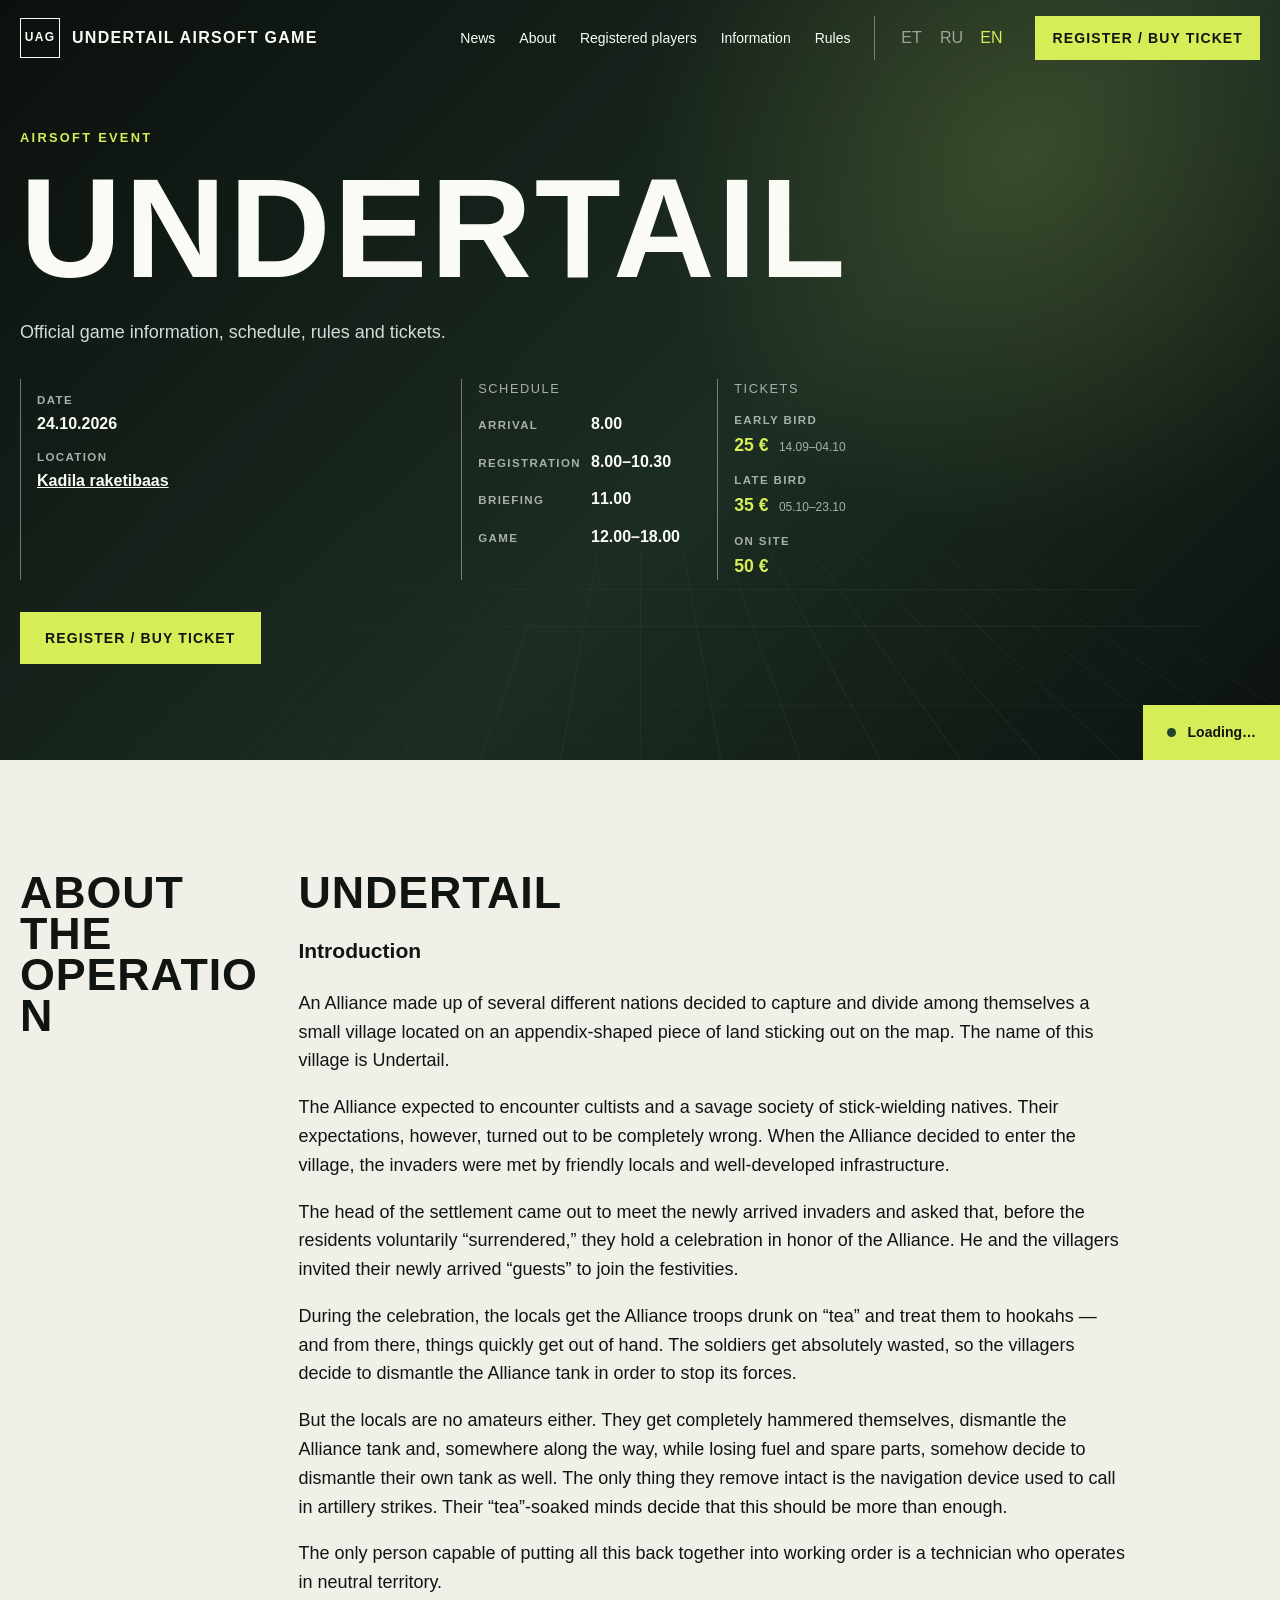
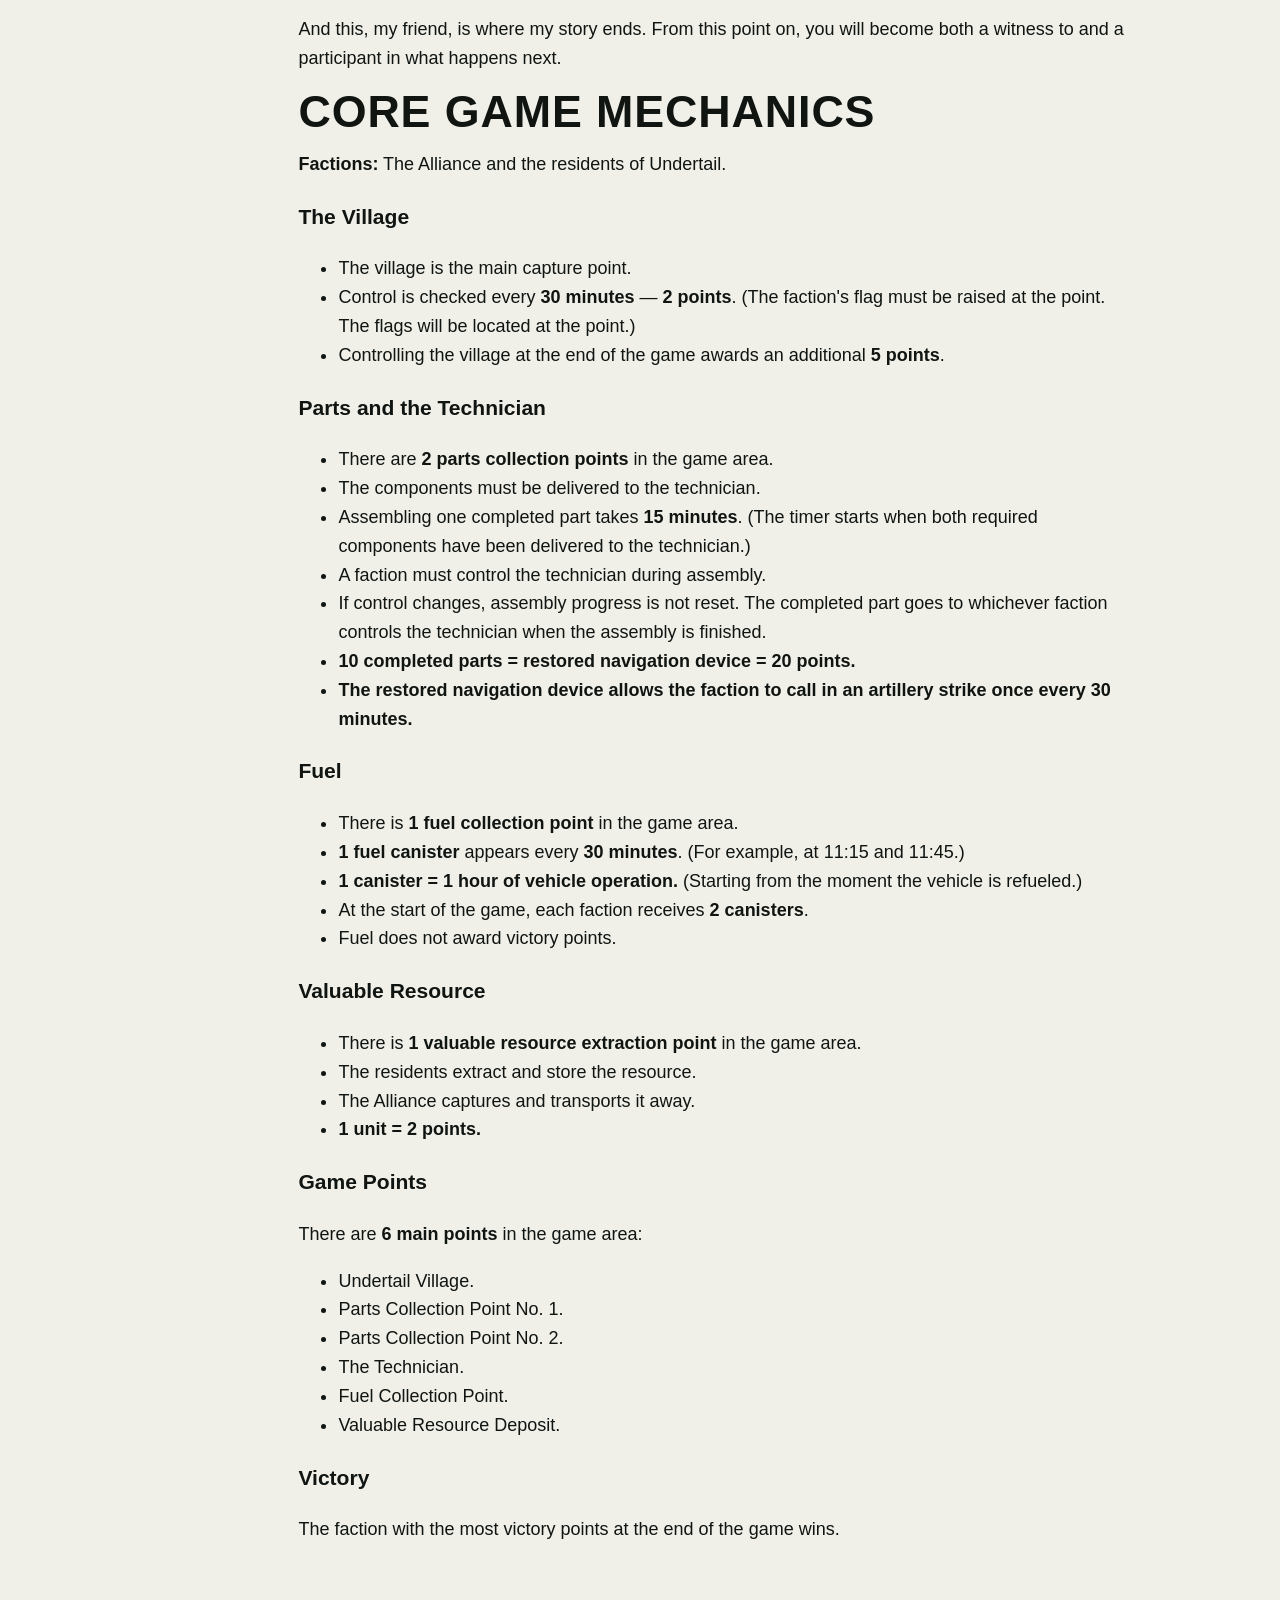
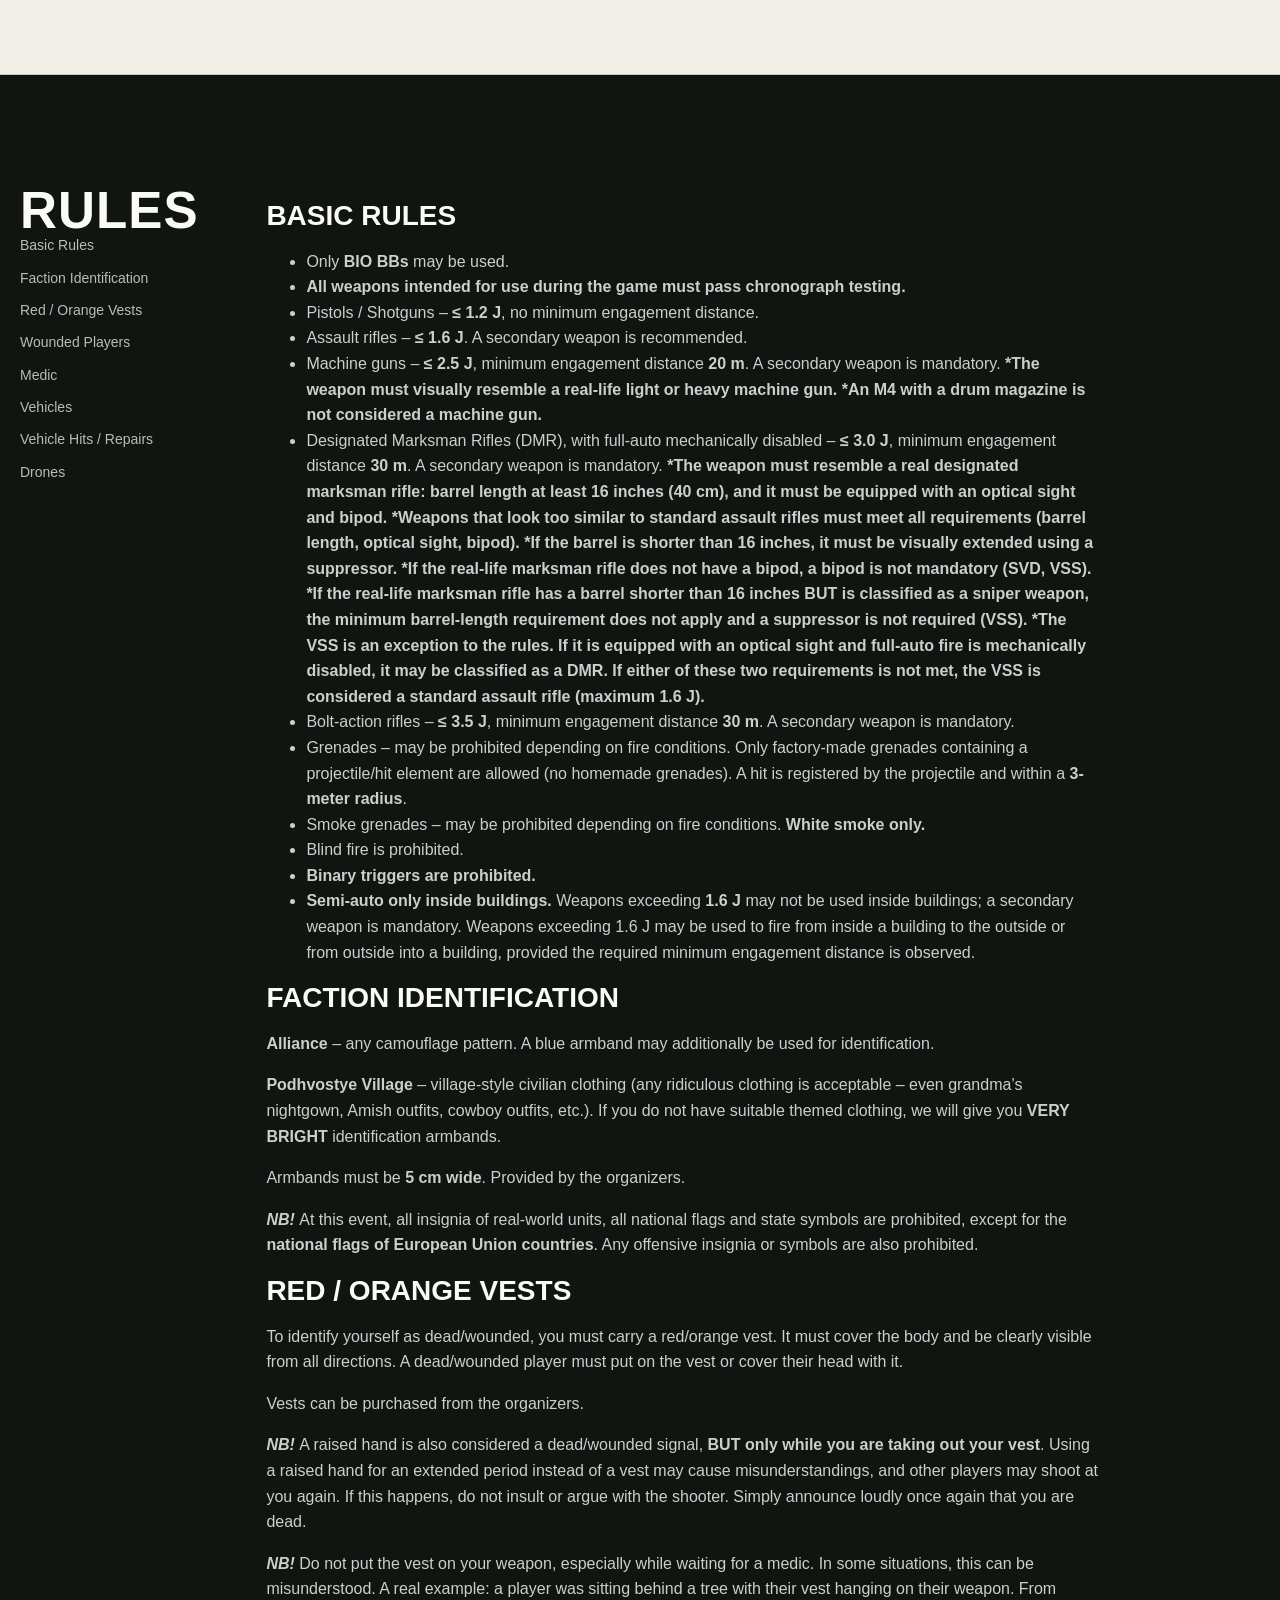
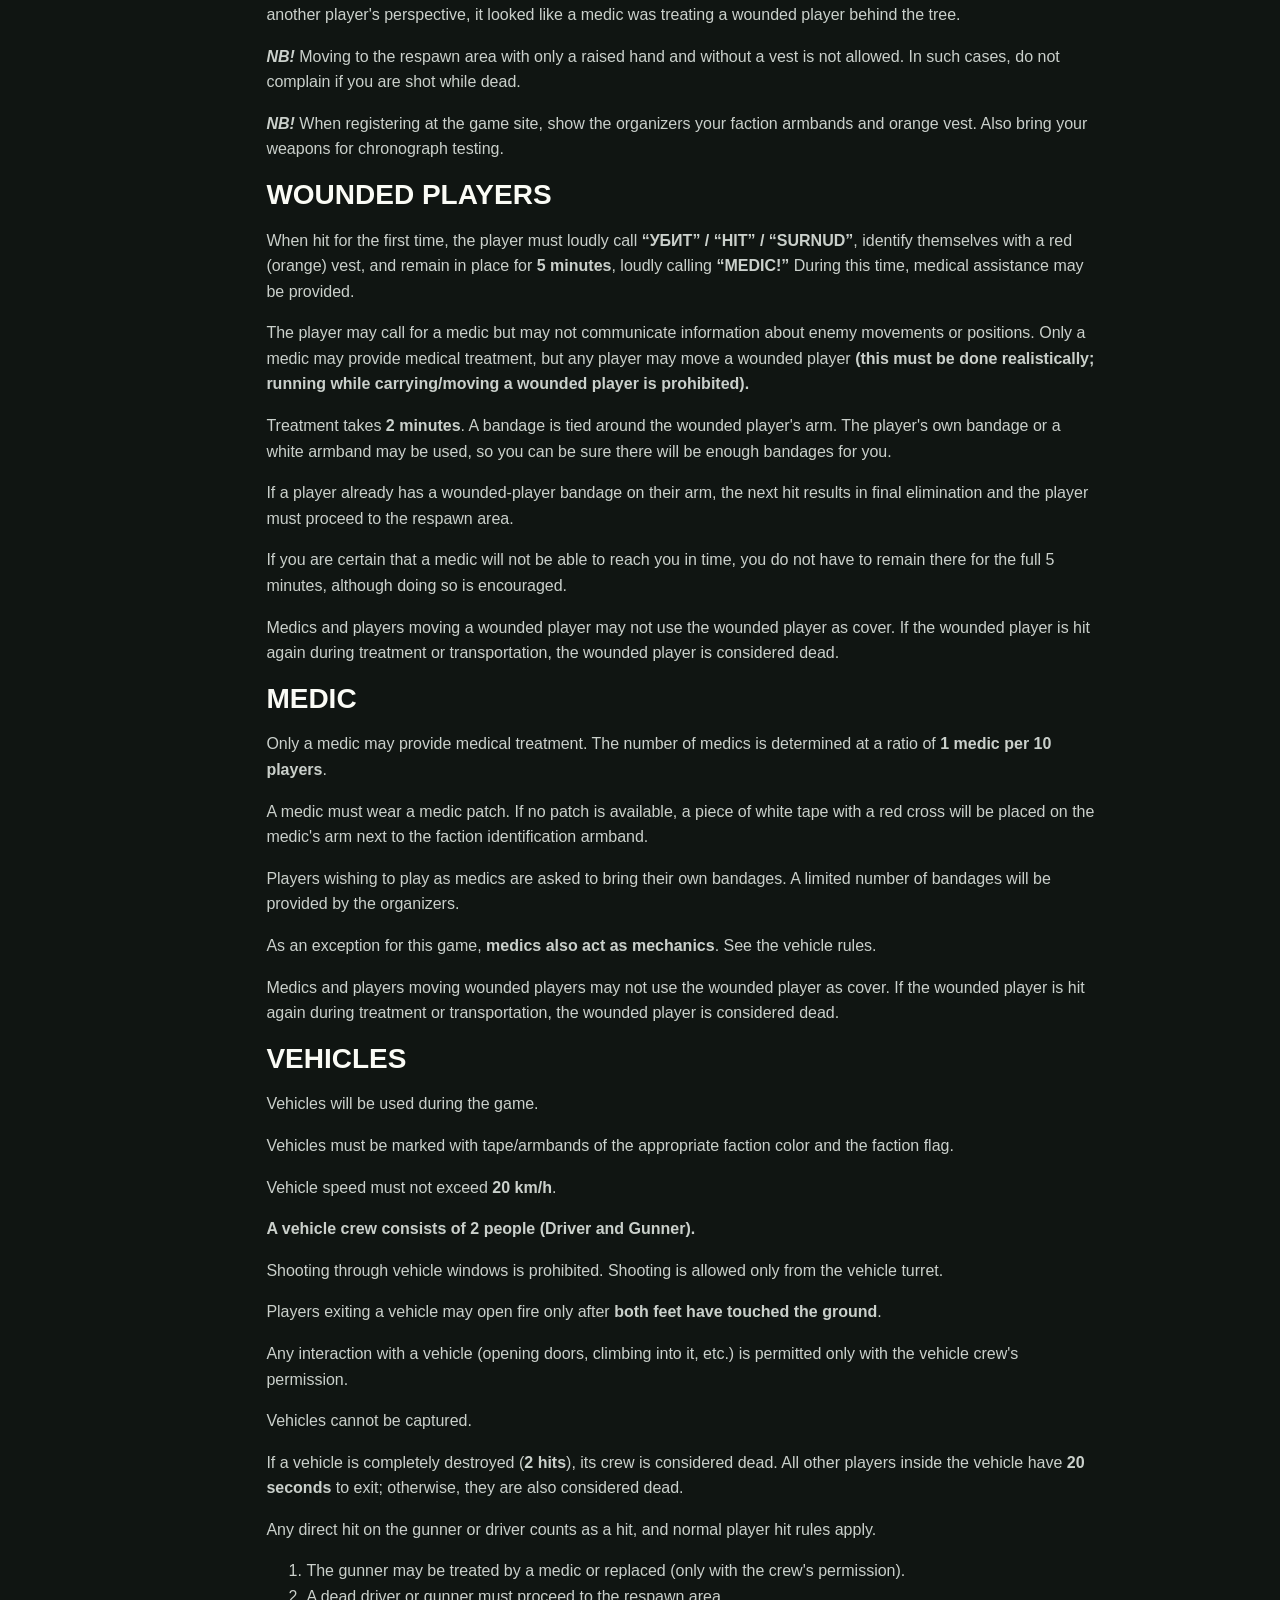
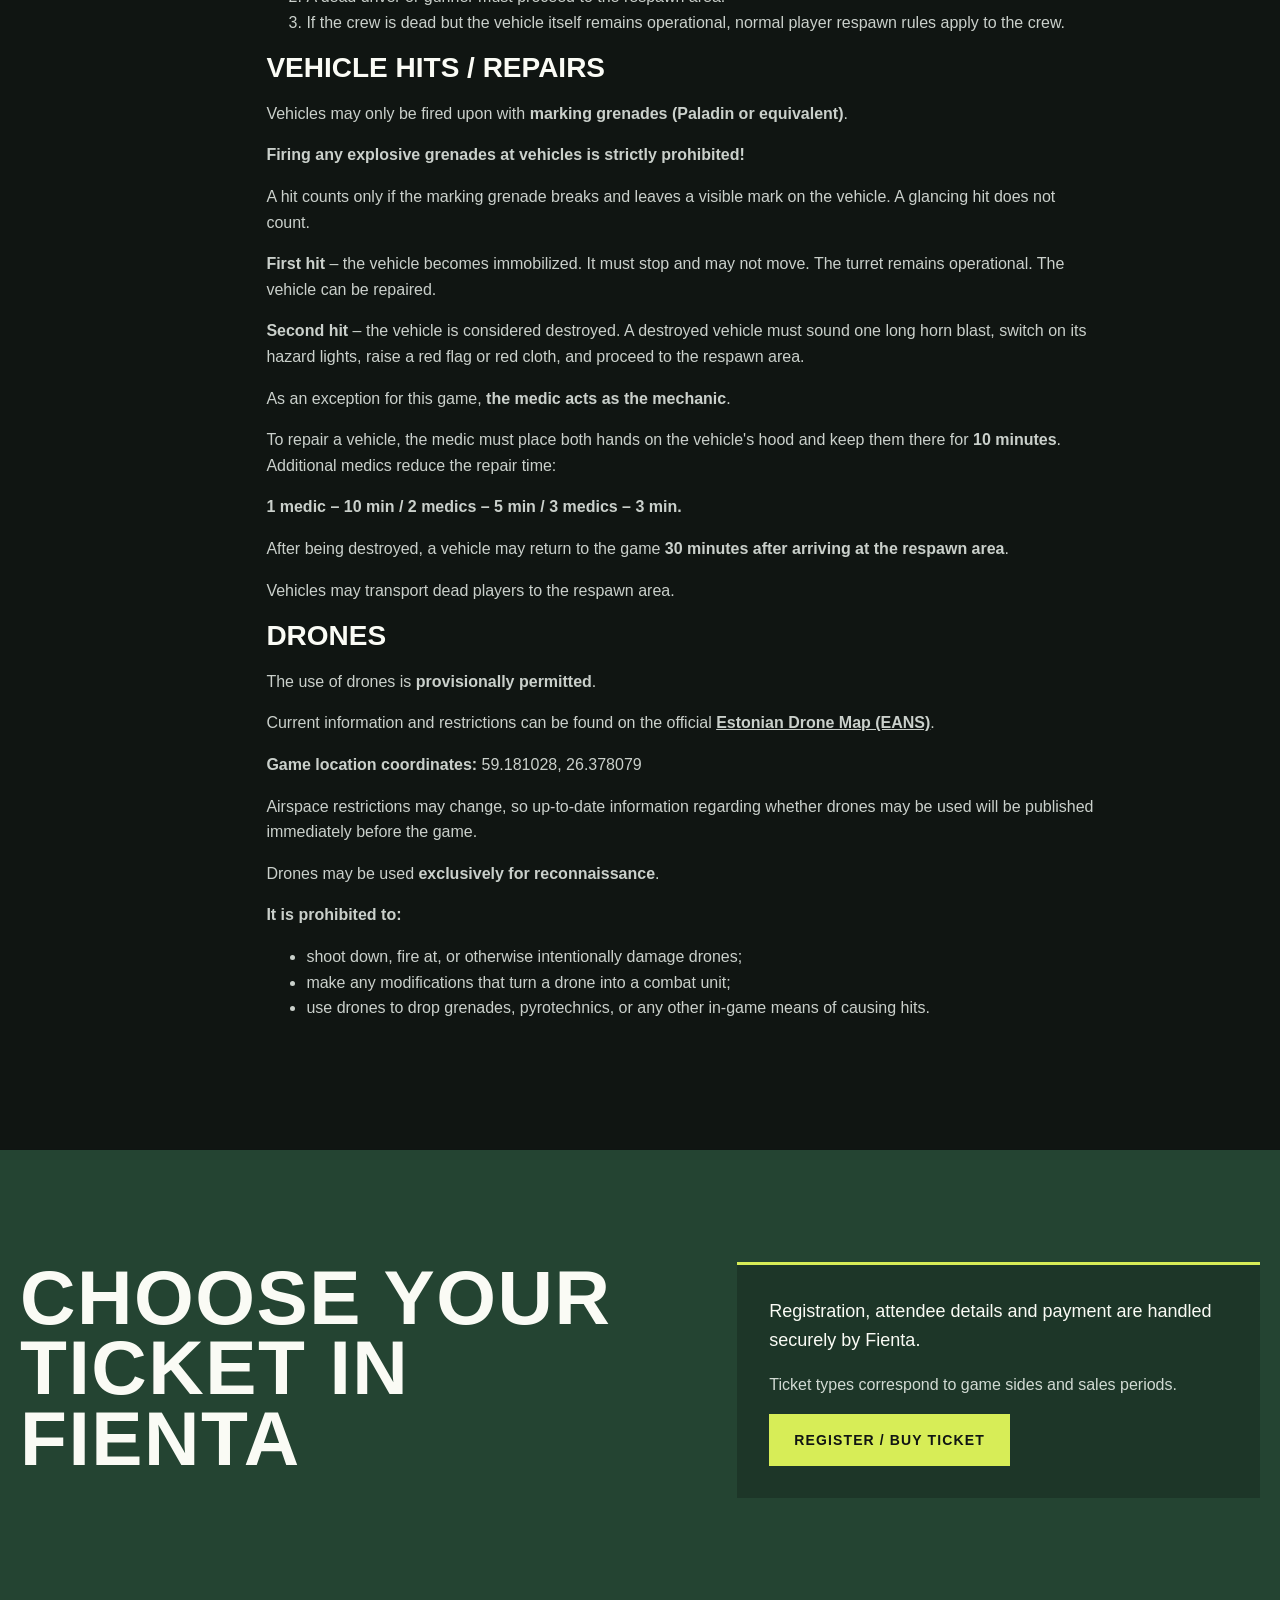
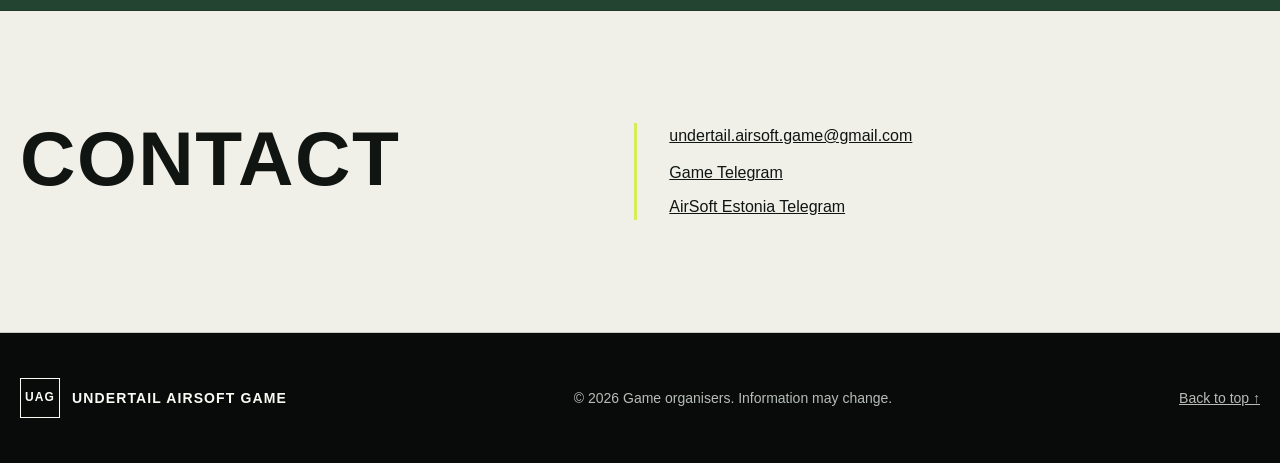
<file: rollback/2026-10-02-before-registration-rework/index.html>
<!doctype html>
<html lang="et">
  <head>
    <meta charset="utf-8">
    <meta name="viewport" content="width=device-width, initial-scale=1">
    <meta name="description" content="Airsoft game information, rules, schedule and Fienta ticket registration.">
    <meta property="og:title" content="Undertale">
    <meta property="og:description" content="Official information and registration for the game.">
    <meta property="og:type" content="website">
    <title>Undertale - Airsoft Game</title>
    <link rel="stylesheet" href="assets/css/main.css?v=0.3.0">
    <script>
      window.fientaAvailabilityState = {
        received: false,
        value: null,
      };
      window.fientaSettings = {
        link_selector: 'a[data-fienta-status-source]',
        onTicketsAvailableReady(element, count) {
          window.fientaAvailabilityState = {
            received: true,
            value: count,
          };
          window.dispatchEvent(new CustomEvent('fienta:tickets-available', {
            detail: count,
          }));
        },
      };
    </script>
    <script defer src="https://fienta.com/embed.js"></script>
    <script type="module" src="assets/js/app.js?v=0.3.0"></script>
  </head>
  <body>
    <a class="skip-link" href="#main">Skip to content</a>

    <header class="site-header" data-header>
      <a class="brand" href="#top" aria-label="Undertail Airsoft Game home">
        <span class="brand-mark" aria-hidden="true">UAG</span>
        <span data-i18n="brand">Undertail Airsoft Game</span>
      </a>

      <button class="menu-toggle" type="button" aria-expanded="false" aria-controls="main-navigation" data-menu-toggle>
        <span aria-hidden="true"></span>
        <span aria-hidden="true"></span>
        <span aria-hidden="true"></span>
        <span class="sr-only" data-i18n="menu">Menu</span>
      </button>

      <nav id="main-navigation" class="navigation" aria-label="Main navigation" data-navigation>
        <a href="#news" data-news-navigation data-i18n="navNews">News</a>
        <a href="#about" data-i18n="navAbout">About</a>
        <a href="#registered" data-registered-navigation data-i18n="navRegistered">Registered players</a>
        <a href="#information" data-i18n="navInformation">Information</a>
        <a href="#rules" data-i18n="navRules">Rules</a>
        <div class="language-switcher" aria-label="Language">
          <button type="button" data-language="et">ET</button>
          <button type="button" data-language="ru">RU</button>
          <button type="button" data-language="en">EN</button>
        </div>
        <a class="button button-small fienta-link" href="https://fienta.com/et/proov-68644" target="_blank" rel="noopener noreferrer" data-fienta-link data-i18n="buyTicket">Register / Buy Ticket</a>
      </nav>
    </header>

    <main id="main">
      <section class="hero" id="top">
        <div class="hero-grid" aria-hidden="true"></div>
        <div class="shell hero-content">
          <p class="eyebrow" data-i18n="eventType">Airsoft event</p>
          <h1 data-game="name">GAME NAME</h1>
          <p class="hero-subtitle" data-i18n="heroSubtitle" data-i18n-hide-empty>SABAHÄNNA</p>
          <p class="hero-summary" data-i18n="heroSummary">Official game information, schedule, rules and tickets.</p>
          <dl class="hero-facts" id="information">
            <div class="hero-fact-column hero-event-details">
              <dt class="sr-only" data-i18n="informationLabel">Information</dt>
              <dd>
                <dl class="hero-fact-list">
                  <div>
                    <dt data-i18n="dateLabel">Date</dt>
                    <dd data-game="date">To be announced</dd>
                  </div>
                  <div>
                    <dt data-i18n="locationLabel">Location</dt>
                    <dd><a data-game="location" data-map-link href="https://maps.app.goo.gl/6uLXVncmYRrDBbps5" target="_blank" rel="noopener noreferrer">Kadila raketibaas</a></dd>
                  </div>
                </dl>
              </dd>
            </div>
            <div class="hero-fact-column">
              <dt data-i18n="scheduleLabel">Schedule</dt>
              <dd>
                <dl class="hero-fact-list schedule-list">
                  <div>
                    <dt data-i18n="arrivalTimeLabel">Arrival</dt>
                    <dd data-game-time="arrival">8.00</dd>
                  </div>
                  <div>
                    <dt data-i18n="registrationTimeLabel">Registration</dt>
                    <dd data-game-time="registration">8.00–10.30</dd>
                  </div>
                  <div>
                    <dt data-i18n="briefingTimeLabel">Briefing</dt>
                    <dd data-game-time="briefing">11.00</dd>
                  </div>
                  <div>
                    <dt data-i18n="gameTimeLabel">Game</dt>
                    <dd data-game-time="game">12.00–18.00</dd>
                  </div>
                </dl>
              </dd>
            </div>
            <div class="hero-fact-column">
              <dt data-i18n="ticketWavesLabel">Tickets</dt>
              <dd>
                <dl class="hero-fact-list ticket-wave-list">
                  <div data-ticket-wave="earlyBird">
                    <dt data-i18n="earlyBirdLabel">Early Bird</dt>
                    <dd><strong data-ticket-wave-price>25 €</strong><span data-ticket-wave-dates>14.09–04.10</span></dd>
                  </div>
                  <div data-ticket-wave="lateBird">
                    <dt data-i18n="lateBirdLabel">Late Bird</dt>
                    <dd><strong data-ticket-wave-price>35 €</strong><span data-ticket-wave-dates>05.10–23.10</span></dd>
                  </div>
                  <div data-ticket-wave="onSite">
                    <dt data-i18n="onSiteLabel">On site</dt>
                    <dd><strong data-ticket-wave-price>50 €</strong><span data-ticket-wave-dates></span></dd>
                  </div>
                </dl>
              </dd>
            </div>
          </dl>
          <a class="button fienta-link" href="https://fienta.com/et/proov-68644" target="_blank" rel="noopener noreferrer" data-fienta-link data-i18n="buyTicket">Register / buy ticket</a>
        </div>
        <div class="hero-status">
          <span class="status-dot" aria-hidden="true"></span>
          <span data-ticket-status data-i18n="ticketStatusLoading" aria-busy="true">Loading…</span>
        </div>
      </section>

      <div class="mobile-content-switch shell" data-mobile-content-switch aria-label="Content">
        <button type="button" data-content-mode="news" data-i18n="navNews">News</button>
        <button type="button" data-content-mode="details" data-i18n="navAbout">About</button>
        <button type="button" data-content-mode="registered" data-i18n="navRegistered">Registered players</button>
      </div>

      <section class="section news-section" id="news" data-content-mode-panel="news" hidden>
        <div class="shell split-layout news-layout">
          <div>
            <h2 data-i18n="newsTitle">News</h2>
          </div>
          <div class="prose" data-local-content="news" aria-live="polite">
            <!-- LOCAL_NEWS_ET_START -->
            <h3>22.09.2026 Reeglite muudatused</h3>
            <p>Kallid sõbrad!</p>
            <p>Oleme teinud reeglitesse mõned väikesed täiendused, mis puudutavad <strong>droonide kasutamist</strong>.</p>
            <p>Droonide kasutamine on esialgu lubatud.</p>
            <p>Kehtivat infot ja piiranguid saab vaadata ametlikult <strong>Estonian Drone Map (EANS)</strong> lehelt.</p>
            <p>
            <strong>Mängukoha koordinaadid:</strong> 59.181028, 26.378079</p>
            <p>Õhuruumi kasutamise piirangud võivad muutuda, seetõttu avaldatakse ajakohane info droonide kasutamise võimaluse kohta vahetult enne mängu.</p>
            <p>Droone on lubatud kasutada <strong>ainult luureks</strong>.</p>
            <p>
            <strong>Keelatud on:</strong>
            </p>
            <ul>
            <li>droone alla tulistada, nende pihta tulistada või neid muul viisil tahtlikult kahjustada;</li>
            <li>teha droonidele muudatusi, mis muudavad need lahinguvahendiks;</li>
            <li>kasutada droone granaatide, pürotehnika või muude mängus kasutatavate tabamisvahendite heitmiseks.</li>
            </ul>
            <!-- LOCAL_NEWS_ET_END -->
          </div>
        </div>
      </section>

      <section class="section registered-section" id="registered" data-content-mode-panel="registered" hidden>
        <div class="shell registered-layout">
          <div>
            <h2 data-i18n="registeredTitle">Registered players</h2>
          </div>
          <div data-registered-content aria-live="polite">
            <p class="empty-state" data-i18n="registeredColumnsPending">The public list will appear after its columns are approved.</p>
          </div>
        </div>
      </section>

      <section class="section" id="about" data-content-mode-panel="details">
        <div class="shell split-layout about-layout">
          <div>
            <h2 data-i18n="aboutTitle">About the operation</h2>
          </div>
          <div class="prose" data-remote-content="description" aria-live="polite">
            <!-- LOCAL_DESCRIPTION_ET_START -->
            <h2>
            <strong>Undertail</strong>
            </h2>
            <h3>
            <strong>Sissejuhatus</strong>
            </h3>
            <p>Erinevatest riikidest koosnev Allianss otsustas vallutada ja omavahel ära jagada kaardil pimesoole moodi väljaulatuval alal asuva väikese küla. Selle küla nimi on Sabahänna (Undertail).</p>
            <p>Allianss ootas eest leidvat sektante ja keppidega relvastatud metsikut pärismaalaste ühiskonda. Kuid nende ootused osutusid täiesti ekslikuks: kui Allianss otsustas külasse siseneda, kohtasid vallutajad sõbralikke kohalikke elanikke ja hästi arenenud infrastruktuuri.</p>
            <p>Saabunud vallutajatele tuli vastu asula juht, kes palus enne seda, kui elanikud vabatahtlikult „alla annavad“, korraldada Alliansi auks pidu, kuhu tema ja külaelanikud kutsusid äsja saabunud „külalised“.</p>
            <p>Peol joodavad kohalikud Alliansi väed „teega“ täis ja kostitavad neid vesipiipudega — ning sealt läheb kõik allamäge. Sõjamehed tõmbavad end nii täis kui sead, mistõttu külaelanikud lähevad Alliansi tanki lahti võtma, et selle vägesid peatada.</p>
            <p>Kuid ka kohalikud ei jää maha — nad joovad end samuti täiesti täis, võtavad Alliansi tanki juppideks ning selle käigus, kaotades kütust ja varuosi, võtavad mingil põhjusel lahti ka omaenda tanki. Alles jäetakse ainult navigatsiooniseade, mis võimaldab suunata suurtükiväe tulelööke. „Teest“ läbi imbunud teadvus ütles asjaosalistele, et sellest täiesti piisab.</p>
            <p>Kõik selle uuesti töökorda kokku panna suudab ainult tehnik, kes tegutseb neutraalsel territooriumil.</p>
            <p>Siin lõpeb minu lugu, sõber. Edasiste sündmuste tunnistajaks ja osaliseks saad juba sina.</p>
            <h2>
            <strong>Peamised mängumehaanikad</strong>
            </h2>
            <p>
            <strong>Pooled:</strong> Allianss ja Sabahänna (Undertail) elanikud.</p>
            <h3>
            <strong>Küla</strong>
            </h3>
            <ul>
            <li>Küla on peamine vallutuspunkt.</li>
            <li>Kontrolli kontrollitakse iga <strong>30 minuti</strong> järel — <strong>2 punkti</strong>. (Punktis peab olema üles pandud poole lipp. Lipud asuvad punktis.)</li>
            <li>Küla kontrollimine mängu lõppemise hetkel annab lisaks <strong>5 punkti</strong>.</li>
            </ul>
            <h3>
            <strong>Detailid ja tehnik</strong>
            </h3>
            <ul>
            <li>Mängualal asub <strong>2 detailide hankimise punkti</strong>.</li>
            <li>Komponendid tuleb toimetada tehnikule.</li>
            <li>Ühe valmis detaili kokkupanek võtab <strong>15 minutit</strong>. (Aega hakatakse arvestama hetkest, mil mõlemad detailid on tehnikule toimetatud.)</li>
            <li>Pool peab kokkupaneku ajal tehnikut kontrollima.</li>
            <li>Kontrolli vahetumisel kokkupaneku progress ei nullitu. Detaili saab pool, kes kontrollib tehnikut kokkupaneku lõppemise hetkel.</li>
            <li>
            <strong>10 valmis detaili = taastatud navigatsiooniseade = 20 punkti.</strong>
            </li>
            <li>
            <strong>Taastatud navigatsiooniseade võimaldab tellida suurtükiväe tulelöögi üks kord iga 30 minuti järel.</strong>
            </li>
            </ul>
            <h3>
            <strong>Kütus</strong>
            </h3>
            <ul>
            <li>Mängualal asub <strong>1 kütuse hankimise punkt</strong>.</li>
            <li>Iga <strong>30 minuti</strong> järel ilmub sinna 1 kanister. (Näiteks kell 11:15 ja 11:45.)</li>
            <li>
            <strong>1 kanister = 1 tund sõiduki tööaega.</strong> (Alates tankimise hetkest.)</li>
            <li>Mängu alguses saab kumbki pool <strong>2 kanistrit</strong>.</li>
            <li>Kütus võidupunkte ei anna.</li>
            </ul>
            <h3>
            <strong>Väärtuslik maavara</strong>
            </h3>
            <ul>
            <li>Mängualal asub <strong>1 väärtusliku maavara kaevandamise punkt</strong>.</li>
            <li>Elanikud kaevandavad ja säilitavad maavara.</li>
            <li>Allianss vallutab selle ja veab ära.</li>
            <li>
            <strong>1 ühik = 2 punkti.</strong>
            </li>
            </ul>
            <h3>
            <strong>Mängupunktid</strong>
            </h3>
            <p>Mängualal on kokku <strong>6 peamist punkti</strong>:</p>
            <ul>
            <li>Sabahänna (Undertail) küla.</li>
            <li>Detailide punkt nr 1.</li>
            <li>Detailide punkt nr 2.</li>
            <li>Tehnik.</li>
            <li>Kütusepunkt.</li>
            <li>Väärtusliku maavara leiukoht.</li>
            </ul>
            <h3>
            <strong>Võit</strong>
            </h3>
            <p>Võidab pool, kellel on mängu lõpuks kõige rohkem võidupunkte.</p>
            <!-- LOCAL_DESCRIPTION_ET_END -->
          </div>
        </div>
      </section>

      <section class="section rules-section" id="rules" data-content-mode-panel="details">
        <div class="shell rules-layout">
          <aside>
            <h2 data-i18n="rulesTitle">Rules</h2>
            <nav class="rules-toc" data-rules-toc aria-label="Rules contents"></nav>
          </aside>
          <div class="rules-content" data-remote-content="rules" aria-live="polite">
            <!-- LOCAL_RULES_ET_START -->
            <h3>
            <strong>Põhireeglid</strong>
            </h3>
            <ul>
            <li>Kasutada võib ainult <strong>BIO-kuule</strong>.</li>
            <li>
            <strong>Kõik relvad, mida plaanitakse mängul kasutada, peavad läbima kronograafikontrolli.</strong>
            </li>
            <li>Püstolid / haavlipüssid – <strong>≤ 1,2 J</strong>, minimaalset laskekaugust ei ole.</li>
            <li>Automaadid (ründerelvad) – <strong>≤ 1,6 J</strong>. Sekundaarrelv on soovitatav.</li>
            <li>Kuulipildujad – <strong>≤ 2,5 J</strong>, minimaalne laskekaugus <strong>20 m</strong>. Sekundaarrelv on kohustuslik.<strong>*Relv peab väliselt sarnanema reaalselt eksisteeriva kerge- või raskekuulipildujaga.*M4 trummelsalvega ei ole kuulipilduja.</strong>
            </li>
            <li>Marksman-relvad (DMR), mille automaattuli on mehaaniliselt välja lülitatud – <strong>≤ 3,0 J</strong>, minimaalne laskekaugus <strong>30 m</strong>. Sekundaarrelv on kohustuslik.<strong>*Relv peab välja nägema nagu reaalne marksman-relv: raua pikkus vähemalt 16 tolli (40 cm), paigaldatud peab olema optiline sihik ja harkjalg.*Relvad, mis sarnanevad liiga palju tavaliste ründerelvadega, peavad vastama kõigile nõuetele (raua pikkus, optiline sihik, harkjalg).*Kui raua pikkus on alla 16 tolli, tuleb seda visuaalselt pikendada summuti abil.*Kui reaalsel marksman-relval ei ole harkjalga, ei ole harkjalg kohustuslik (SVD, VSS).*Kui reaalse marksman-relva raua pikkus on alla 16 tolli, KUID seda klassifitseeritakse snaiprirelvana, ei kohaldata minimaalse rauapikkuse nõuet ja summutit ei ole vaja (VSS).*VSS on erand. Kui sellele on paigaldatud optiline sihik ja automaattuli on mehaaniliselt välja lülitatud, võib seda klassifitseerida marksman-relvaks. Kui üks neist kahest tingimusest ei ole täidetud, käsitletakse VSS-i tavalise ründerelvana (≤ 1,6 J).</strong>
            </li>
            <li>Poltlukuga snaiprirelvad – <strong>≤ 3,5 J</strong>, minimaalne laskekaugus <strong>30 m</strong>. Sekundaarrelv on kohustuslik.</li>
            <li>Granaadid – sõltuvalt tuleohust võivad olla keelatud. Lubatud on ainult tehases toodetud granaadid, millel on tabav element (isetehtud granaadid on keelatud). Tabamus loetakse tabava elemendi järgi ning <strong>3 meetri raadiuses</strong>.</li>
            <li>Suits – sõltuvalt tuleohust võib olla keelatud. Lubatud on ainult <strong>valge suits</strong>.</li>
            <li>Pimetuli on keelatud.</li>
            <li>
            <strong>Binaarne päästik on keelatud.</strong>
            </li>
            <li>
            <strong>Hoonetes on lubatud ainult üksiktuli.</strong> Relvi, mille energia ületab <strong>1,6 J</strong>, ei tohi hoonetes kasutada; sekundaarrelv on kohustuslik. Üle 1,6 J relvaga võib tulistada hoonest välja või väljast hoonesse, järgides kohustuslikku minimaalset laskekaugust.</li>
            </ul>
            <h3>
            <strong>Poolte tähistus</strong>
            </h3>
            <p>
            <strong>Allianss</strong> – mis tahes kamuflaaž. Lisaks võib kasutada sinist linti.</p>
            <p>
            <strong>Podhvostje küla</strong> – külastiilis tsiviilriietus (igasugune absurdne riietus – kasvõi vanaema öösärk, amišid, kauboid jne). Kui sobivat temaatilist riietust ei ole, seome teile külge <strong>VÄGA ERKSAD</strong> lindid.</p>
            <p>Lintide laius peab olema <strong>5 cm</strong>. Lindid annavad korraldajad.</p>
            <p>
            <em>
            <strong>NB!</strong>
            </em> Sellel üritusel on keelatud kõik reaalselt eksisteerivate üksuste embleemid, kõik riigilipud ja riiklik sümboolika, välja arvatud <strong>Euroopa Liidu riikide riigilipud</strong>. Samuti on keelatud igasugused solvava sisuga embleemid.</p>
            <h3>
            <strong>Punased/oranžid vestid</strong>
            </h3>
            <p>End surnuks või haavatuks märkimiseks peab mängijal kaasas olema punane/oranž vest, mis katab keha ning on nähtav igast küljest. Surnud/haavatud mängija paneb vesti selga või katab sellega pea.</p>
            <p>Veste saab osta korraldajatelt.</p>
            <p>
            <em>
            <strong>NB!</strong>
            </em> Tõstetud käsi loetakse samuti surnud/haavatud mängija märgiks, <strong>KUID ainult selleks ajaks, kui te vesti välja võtate</strong>. Kui kasutate tõstetud kätt pikemat aega surnuna märkimiseks, võib tekkida arusaamatus ja teie pihta võidakse uuesti tulistada. Sellises olukorras ärge solvake ega sõimake tulistajat – andke lihtsalt uuesti valjult teada, et olete surnud.</p>
            <p>
            <em>
            <strong>NB!</strong>
            </em> Ärge pange vesti relva peale, eriti kui ootate meedikut. Mõnes olukorras võidakse seda valesti mõista. Näide reaalsest olukorrast: mängija istus puu taga ja riputas vesti relvale; teisele mängijale tundus, et meedik ravib puu taga haavatut.</p>
            <p>
            <em>
            <strong>NB!</strong>
            </em> Surnualasse liikumine ainult tõstetud käega ja ilma vestita ei ole lubatud. Sellisel juhul ärge kurtke, kui surnud mängija pihta tulistatakse.</p>
            <p>
            <em>
            <strong>NB!</strong>
            </em> Polügoonil registreerimisel näidake korraldajatele poole tunnuslinte ja oranži vesti. Võtke kaasa ka relvad kronograafikontrolliks.</p>
            <h3>
            <strong>Haavatud</strong>
            </h3>
            <p>Esimese tabamuse korral hüüab mängija valjult <strong>„УБИТ“ / „HIT“ / „SURNUD“</strong>, märgib ennast punase (oranži) vestiga ning jääb <strong>5 minutiks</strong> oma kohale, hüüdes samal ajal valjult <strong>„MEEDIK!“</strong>. Selle aja jooksul võib talle osutada meditsiinilist abi.</p>
            <p>Mängija võib kutsuda meedikut, kuid ei tohi edastada infot vastase liikumise ega positsioonide kohta. Ravi võib osutada ainult meedik, kuid haavatut võivad transportida kõik mängijad <strong>(see peab toimuma realistlikult; haavatuga joosta ei tohi).</strong>
            </p>
            <p>Ravi kestab <strong>2 minutit</strong>. Haavatule seotakse ümber käe side. Kasutada võib mängija isiklikku sidet või valget paela – nii saate olla kindlad, et teie jaoks jätkub sidemeid.</p>
            <p>Kui mängijal on juba haavatusside käel, tähendab järgmine tabamus lõplikku surma ning mängija läheb surnualasse.</p>
            <p>Kui olete kindel, et meedik ei jõua teid aidata, ei pea te 5 minutit ootama, kuigi see on soovitatav.</p>
            <p>Meedikutel ja haavatut transportivatel mängijatel on keelatud kasutada haavatut varjena. Kui ravi või transportimise ajal saab haavatu uuesti tabamuse, loetakse ta surnuks.</p>
            <h3>
            <strong>Meedik</strong>
            </h3>
            <p>Ainult meedik võib osutada meditsiinilist abi. Meedikute arv määratakse suhtega <strong>1 meedik 10 mängija kohta</strong>.</p>
            <p>Meedikul peab olema meediku embleem. Selle puudumisel pannakse meedikule käele, poole tunnuslindi kõrvale, punase ristiga valge teip.</p>
            <p>Mängijatel, kes soovivad mängida meedikuna, palume hoolitseda sidemete olemasolu eest. Teatud koguse sidemeid annavad korraldajad.</p>
            <p>Erandina täidavad meedikud sellel mängul ka <strong>mehaanikute rolli</strong>. Vaata sõidukite reegleid.</p>
            <p>Meedikutel ja haavatut transportivatel mängijatel on keelatud kasutada haavatut varjena. Kui ravi või transportimise ajal saab haavatu uuesti tabamuse, loetakse ta surnuks.</p>
            <h3>
            <strong>Sõidukid</strong>
            </h3>
            <p>Mängul kasutatakse sõidukeid.</p>
            <p>Sõidukid peavad olema tähistatud vastava poole värvi lintide ja poole lipuga.</p>
            <p>Sõiduki kiirus ei tohi ületada <strong>20 km/h</strong>.</p>
            <p>
            <strong>Sõiduki meeskond koosneb 2 inimesest (juht ja laskur).</strong>
            </p>
            <p>Sõiduki akendest tulistamine on keelatud. Tulistada võib ainult sõiduki tornist.</p>
            <p>Sõidukist väljuv mängija võib avada tule alles siis, kui <strong>mõlemad jalad puudutavad maad</strong>.</p>
            <p>Igasugune sõidukiga suhtlemine (uste avamine, sõidukisse ronimine jne) toimub ainult sõiduki meeskonna loal.</p>
            <p>Sõidukite hõivamist ei ole ette nähtud.</p>
            <p>Kui sõiduk hävitatakse täielikult (<strong>2 tabamust</strong>), loetakse selle meeskond surnuks. Kõigil teistel sõidukis olevatel mängijatel on <strong>20 sekundit</strong> sõidukist väljumiseks, vastasel juhul loetakse ka nemad surnuks.</p>
            <p>Iga otsene tabamus laskuri või juhi pihta loetakse tabamuseks ning mängija on haavatud/surnud vastavalt tavaliste mängijate reeglitele.</p>
            <ol>
            <li>Laskurit võib ravida meedik või teda võib asendada (ainult sõiduki meeskonna loal).</li>
            <li>Surnud juht ja laskur peavad minema surnualasse.</li>
            <li>Kui meeskond on surnud, kuid sõiduk ise on terve, kehtivad meeskonnale samad taassünnireeglid nagu tavalistele mängijatele.</li>
            </ol>
            <h3>
            <strong>Sõiduki tabamine / remont</strong>
            </h3>
            <p>Sõidukite pihta on lubatud tulistada ainult <strong>märgistusgranaatidega (Paladin või analoogid)</strong>.</p>
            <p>
            <strong>Sõidukite pihta tulistamine mis tahes plahvatavate granaatidega on keelatud!</strong>
            </p>
            <p>Tabamus loetakse kehtivaks ainult juhul, kui märgistusgranaat puruneb ja jätab sõidukile nähtava jälje. Riivamisi tabamus ei lähe arvesse.</p>
            <p>
            <strong>Esimene tabamus</strong> – sõiduk kaotab liikumisvõime, peab peatuma ega tohi edasi sõita. Torn jääb töökorda. Sõidukit saab remontida.</p>
            <p>
            <strong>Teine tabamus</strong> – sõiduk loetakse hävitatuks. Hävitatud sõiduk annab pika helisignaali, lülitab sisse ohutuled, tõstab punase lipu või riidetüki ning sõidab surnualasse.</p>
            <p>Erandina täidab sellel mängul mehaaniku rolli <strong>meedik</strong>.</p>
            <p>Sõiduki remontimiseks peab meedik asetama käed sõiduki kapotile ja hoidma neid seal <strong>10 minutit</strong>. Meedikute arvu suurendamine kiirendab remonti:</p>
            <p>
            <strong>1 meedik – 10 min / 2 meedikut – 5 min / 3 meedikut – 3 min.</strong>
            </p>
            <p>Pärast hävitamist võib sõiduk mängu tagasi tulla <strong>30 minutit pärast surnualasse jõudmist</strong>.</p>
            <p>Sõidukid võivad transportida surnud mängijaid surnualasse.</p>
            <h3>
            <strong>Droonid</strong>
            </h3>
            <p>Droonide kasutamine on esialgu lubatud.</p>
            <p>Kehtivat infot ja piiranguid saab vaadata ametlikult <strong>Estonian Drone Map (EANS)</strong> lehelt.</p>
            <p>
            <strong>Mängukoha koordinaadid:</strong> 59.181028, 26.378079</p>
            <p>Õhuruumi kasutamise piirangud võivad muutuda, seetõttu avaldatakse ajakohane info droonide kasutamise võimaluse kohta vahetult enne mängu.</p>
            <p>Droone on lubatud kasutada <strong>ainult luureks</strong>.</p>
            <p>
            <strong>Keelatud on:</strong>
            </p>
            <ul>
            <li>droone alla tulistada, nende pihta tulistada või neid muul viisil tahtlikult kahjustada;</li>
            <li>teha droonidele muudatusi, mis muudavad need lahinguvahendiks;</li>
            <li>kasutada droone granaatide, pürotehnika või muude mängus kasutatavate tabamisvahendite heitmiseks.</li>
            </ul>
            <!-- LOCAL_RULES_ET_END -->
          </div>
        </div>
      </section>

      <section class="section registration-section" id="registration">
        <div class="shell registration-layout">
          <div><h2 data-i18n="registrationTitle">Choose your ticket in Fienta</h2></div>
          <div class="registration-card">
            <p data-i18n="registrationText">Registration, attendee details and payment are handled securely by Fienta.</p>
            <p class="registration-note" data-i18n="registrationNote">Ticket types can represent different game sides and sales periods.</p>
            <a class="button fienta-link" href="https://fienta.com/et/proov-68644" target="_blank" rel="noopener noreferrer" data-fienta-link data-i18n="buyTicket">Register / buy ticket</a>
            <p class="configuration-warning" data-fienta-warning data-i18n="fientaNotConfigured">Add the real Fienta event URL in config.js before publishing.</p>
            <noscript><p>JavaScript is disabled. Open the event directly on Fienta after the organiser configures the event link.</p></noscript>
          </div>
        </div>
      </section>

      <section class="section" id="contacts">
        <div class="shell split-layout">
          <div><h2 data-i18n="contactsTitle">Contact</h2></div>
          <div class="contact-card">
            <a data-contact-email hidden></a>
            <div class="contact-links">
              <a href="https://t.me/c/2189111370/4295" target="_blank" rel="noopener noreferrer" data-i18n="gameTelegram">Game Telegram</a>
              <a href="https://t.me/AirSoftEstonia/34073" target="_blank" rel="noopener noreferrer" data-i18n="airsoftEstoniaTelegram">AirSoft Estonia Telegram</a>
            </div>
          </div>
        </div>
      </section>
    </main>

    <footer class="site-footer">
      <div class="shell footer-layout">
        <a class="brand" href="#top"><span class="brand-mark" aria-hidden="true">UAG</span><span data-i18n="brand">Undertail Airsoft Game</span></a>
        <p>© <span data-year></span> <span data-i18n="footerText">Game organisers. Information may change.</span></p>
        <a href="#top" data-i18n="backToTop">Back to top ↑</a>
      </div>
    </footer>

    <a href="https://fienta.com/et/proov-68644" hidden tabindex="-1" aria-hidden="true" data-fienta-status-source></a>
  </body>
</html>
</file>
<file: assets/css/main.css>
:root {
  --ink: #101512;
  --ink-soft: #1a211d;
  --paper: #f0f0e9;
  --paper-dark: #dbddd3;
  --forest: #244432;
  --signal: #d7ed57;
  --muted: #69716c;
  --white: #fafbf5;
  --line: rgba(16, 21, 18, 0.18);
  --content-width: 90rem;
  --side-1: #315f75;
  --side-2: #7a3f62;
}

* {
  box-sizing: border-box;
}

html {
  scroll-behavior: smooth;
}

body {
  margin: 0;
  background: var(--paper);
  color: var(--ink);
  font-family: Inter, Arial, Helvetica, sans-serif;
  font-size: 1rem;
  line-height: 1.6;
}

body.menu-open {
  overflow: hidden;
}

a {
  color: inherit;
}

button {
  font: inherit;
}

.shell {
  width: min(calc(100% - 2.5rem), var(--content-width));
  margin-inline: auto;
}

.sr-only {
  position: absolute;
  width: 1px;
  height: 1px;
  padding: 0;
  margin: -1px;
  overflow: hidden;
  clip: rect(0, 0, 0, 0);
  white-space: nowrap;
  border: 0;
}

.skip-link {
  position: fixed;
  top: 0.5rem;
  left: 0.5rem;
  z-index: 100;
  padding: 0.75rem 1rem;
  background: var(--signal);
  color: var(--ink);
  transform: translateY(-150%);
}

.skip-link:focus {
  transform: none;
}

:focus-visible {
  outline: 3px solid var(--signal);
  outline-offset: 3px;
}

.site-header {
  position: fixed;
  inset: 0 0 auto;
  z-index: 50;
  min-height: 4.75rem;
  display: flex;
  align-items: center;
  justify-content: space-between;
  padding-inline: max(1.25rem, calc((100vw - var(--content-width)) / 2));
  color: var(--white);
  transition: background 180ms ease;
}

.site-header.scrolled {
  background: rgba(16, 21, 18, 0.95);
  backdrop-filter: blur(0.75rem);
}

.brand {
  display: inline-flex;
  align-items: center;
  gap: 0.75rem;
  color: inherit;
  font-weight: 800;
  letter-spacing: 0.08em;
  text-decoration: none;
  text-transform: uppercase;
}

.brand-mark {
  width: 2.5rem;
  height: 2.5rem;
  display: grid;
  place-items: center;
  border: 1px solid currentColor;
  font-size: 0.75rem;
}

.navigation {
  display: flex;
  align-items: center;
  gap: 1.5rem;
}

.navigation a:not(.button) {
  font-size: 0.875rem;
  text-decoration: none;
}

.navigation a[aria-current="page"]:not(.button),
.navigation-dropdown.active > .navigation-dropdown-trigger > a {
  color: var(--signal);
}

.navigation-dropdown {
  position: relative;
}

.navigation-dropdown-trigger {
  display: flex;
  align-items: center;
}

.navigation-dropdown-trigger button {
  padding: 0.35rem 0.45rem;
  border: 0;
  background: transparent;
  color: inherit;
  cursor: pointer;
}

.navigation-dropdown-menu {
  position: absolute;
  top: calc(100% + 0.75rem);
  left: 0;
  min-width: 11rem;
  display: none;
  padding: 0.5rem;
  background: rgba(16, 21, 18, 0.98);
  box-shadow: 0 1rem 2rem rgba(0, 0, 0, 0.25);
}

.navigation-dropdown.open .navigation-dropdown-menu {
  display: grid;
}

.navigation-dropdown-menu a {
  padding: 0.55rem 0.75rem;
  color: var(--white);
}

.mobile-content-switch {
  display: none;
}

.language-switcher {
  display: flex;
  padding-left: 1rem;
  border-left: 1px solid rgba(255, 255, 255, 0.35);
}

.language-switcher button {
  min-width: 2.5rem;
  min-height: 2.75rem;
  border: 0;
  background: transparent;
  color: inherit;
  cursor: pointer;
  opacity: 0.55;
}

.language-switcher button.active {
  color: var(--signal);
  opacity: 1;
}

.menu-toggle {
  display: none;
  padding: 0.625rem;
  border: 0;
  background: transparent;
  color: var(--white);
}

.menu-toggle span:not(.sr-only) {
  width: 1.5rem;
  height: 2px;
  display: block;
  margin: 0.3rem 0;
  background: currentColor;
}

.button {
  min-height: 3.25rem;
  display: inline-flex;
  align-items: center;
  justify-content: center;
  padding: 0.75rem 1.5rem;
  border: 1px solid var(--signal);
  background: var(--signal);
  color: var(--ink);
  cursor: pointer;
  font-size: 0.875rem;
  font-weight: 800;
  letter-spacing: 0.08em;
  text-align: center;
  text-decoration: none;
  text-transform: uppercase;
}

.button:hover {
  background: #e4f67b;
}

.button-small {
  min-height: 2.75rem;
  padding: 0.5rem 1rem;
}

.button[aria-disabled="true"] {
  cursor: not-allowed;
  opacity: 0.55;
}

.hero {
  position: relative;
  min-height: 46rem;
  display: flex;
  align-items: center;
  overflow: hidden;
  background:
    radial-gradient(circle at 80% 20%, rgba(215, 237, 87, 0.16), transparent 24rem),
    linear-gradient(135deg, #0b100d 0%, #1c2d23 58%, #0c120e 100%);
  color: var(--white);
}

.hero-grid {
  position: absolute;
  inset: 0;
  background-image:
    linear-gradient(rgba(255, 255, 255, 0.055) 1px, transparent 1px),
    linear-gradient(90deg, rgba(255, 255, 255, 0.055) 1px, transparent 1px);
  background-size: 4rem 4rem;
  mask-image: linear-gradient(90deg, transparent 5%, black 70%);
  transform: perspective(45rem) rotateX(58deg) translateY(12rem) scale(1.25);
  transform-origin: center bottom;
}

.hero-content {
  position: relative;
  padding-block: 8rem 6rem;
}

.eyebrow {
  margin: 0 0 1rem;
  color: var(--forest);
  font-size: 0.8rem;
  font-weight: 800;
  letter-spacing: 0.18em;
  text-transform: uppercase;
}

.eyebrow {
  color: var(--signal);
}

h1,
h2 {
  margin: 0;
  font-family: Impact, "Arial Narrow", sans-serif;
  font-weight: 700;
  letter-spacing: 0.02em;
  line-height: 0.92;
  overflow-wrap: anywhere;
  text-transform: uppercase;
}

h1 {
  max-width: 58rem;
  font-size: clamp(4rem, 11vw, 9rem);
}

.hero-subtitle {
  margin: 0.65rem 0 0;
  color: #e58a32;
  font-size: clamp(1.05rem, 2vw, 1.65rem);
  font-weight: 800;
  letter-spacing: 0.18em;
  line-height: 1.15;
  overflow-wrap: anywhere;
  text-transform: uppercase;
}

.hero-subtitle[hidden] {
  display: none;
}

h2 {
  max-width: 47rem;
  font-size: clamp(2.75rem, 6vw, 5rem);
}

.hero-summary {
  max-width: 36rem;
  margin-block: 1.5rem 2rem;
  color: #d4dbd6;
  font-size: 1.125rem;
}

.hero-facts {
  display: grid;
  grid-template-columns: minmax(13rem, 0.9fr) minmax(14rem, max-content) minmax(18rem, 1fr);
  gap: 1.5rem 2rem;
  max-width: 72rem;
  margin-block: 2rem;
  scroll-margin-top: 6rem;
}

.hero-facts > div {
  min-width: 0;
  overflow-wrap: anywhere;
  padding-left: 1rem;
  border-left: 1px solid rgba(255, 255, 255, 0.4);
}

.hero-facts dt {
  color: #a7b0aa;
  font-size: 0.8rem;
  letter-spacing: 0.12em;
  text-transform: uppercase;
}

.hero-facts dd {
  margin: 0.25rem 0 0;
  font-weight: 700;
}

.hero-fact-column > dd {
  margin-top: 0.75rem;
}

.hero-fact-list {
  display: grid;
  gap: 0.75rem;
  margin: 0;
}

.hero-fact-list > div {
  min-width: 0;
}

.hero-fact-list dt {
  font-size: 0.72rem;
}

.hero-fact-list dd {
  margin-top: 0.1rem;
}

.schedule-list {
  grid-template-columns: max-content max-content;
  column-gap: 0.625rem;
  row-gap: 0.75rem;
  align-items: baseline;
}

.schedule-list > div {
  display: contents;
}

.schedule-list dd {
  margin-top: 0;
  text-align: left;
  white-space: nowrap;
}

.ticket-wave-list dd {
  display: flex;
  flex-wrap: wrap;
  align-items: baseline;
  gap: 0.1rem 0.65rem;
}

.ticket-wave-list strong {
  color: var(--signal);
  font-size: 1.1rem;
}

.ticket-wave-list span {
  color: #a7b0aa;
  font-size: 0.75rem;
  font-weight: 400;
}

.hero-status {
  position: absolute;
  right: 0;
  bottom: 0;
  display: flex;
  align-items: center;
  gap: 0.75rem;
  padding: 1rem 1.5rem;
  background: var(--signal);
  color: var(--ink);
  font-size: 0.875rem;
  font-weight: 700;
}

.status-dot {
  width: 0.55rem;
  height: 0.55rem;
  border-radius: 50%;
  background: var(--forest);
}

.section {
  padding-block: 7rem;
  border-bottom: 1px solid var(--line);
  scroll-margin-top: 5rem;
}

.section[hidden] {
  display: none;
}

.split-layout {
  display: grid;
  grid-template-columns: minmax(0, 0.9fr) minmax(0, 1.1fr);
  gap: 8vw;
}

.split-layout > *,
.registration-layout > * {
  min-width: 0;
}

.split-layout h2,
.registration-layout h2 {
  overflow-wrap: anywhere;
}

.about-layout {
  grid-template-columns: minmax(12rem, 15rem) minmax(0, 1fr);
  gap: clamp(1.5rem, 3vw, 2.5rem);
}

.news-layout {
  grid-template-columns: minmax(12rem, 15rem) minmax(0, 1fr);
  gap: clamp(1.5rem, 3vw, 2.5rem);
}

.news-layout > * {
  min-width: 0;
}

.news-layout h2 {
  font-size: clamp(2.5rem, 3.5vw, 3.25rem);
  overflow-wrap: anywhere;
}

.registered-layout {
  display: grid;
  grid-template-columns: minmax(12rem, 15rem) minmax(0, 1fr);
  gap: clamp(1.5rem, 3vw, 2.5rem);
}

.registered-layout > * {
  min-width: 0;
}

.registered-layout h2 {
  max-width: 100%;
  font-size: clamp(2.5rem, 3.5vw, 3.25rem);
}

.registered-table-wrapper {
  max-width: 100%;
  overflow-x: auto;
}

.registered-table {
  width: 100%;
  min-width: 46rem;
  border-collapse: collapse;
  background: var(--white);
}

.registered-table th,
.registered-table td {
  padding: 0.75rem 1rem;
  border: 1px solid var(--line);
  text-align: left;
  vertical-align: top;
}

.registered-table th {
  background: var(--paper-dark);
  font-size: 0.8rem;
  letter-spacing: 0.08em;
  text-transform: uppercase;
  white-space: normal;
  line-height: 1.2;
}

.registered-table [data-column-key="Player Number"],
.registered-table [data-column-key="Permanent Registration Number"] {
  width: 7rem;
  text-align: center;
}

.registered-table [data-column-key="Payment Status"] {
  width: 8rem;
}

.registration-badge {
  display: inline-block;
  padding: 0.2rem 0.55rem;
  border-radius: 999px;
  font-size: 0.85rem;
  font-weight: 700;
  line-height: 1.35;
}

.payment-paid {
  background: #d9ead7;
  color: #24562c;
}

.payment-unpaid {
  background: #ddd39a;
  color: #514817;
}

.side-1 {
  background: var(--side-1);
  color: var(--white);
}

.side-2 {
  background: var(--side-2);
  color: var(--white);
}

.side-balance {
  margin-top: 2rem;
}

.side-balance h3 {
  margin: 0 0 0.75rem;
  font-size: 0.85rem;
  letter-spacing: 0.08em;
  text-transform: uppercase;
}

.side-balance-chart {
  --side-1-percent: 50%;
  width: 8.5rem;
  aspect-ratio: 1;
  border-radius: 50%;
  background: conic-gradient(
    var(--side-1) 0 var(--side-1-percent),
    var(--side-2) var(--side-1-percent) 100%
  );
}

.side-balance-chart.empty {
  background: var(--paper-dark);
  border: 1px solid var(--line);
}

.side-balance-legend {
  margin-top: 0.75rem;
}

.side-balance-legend p {
  display: flex;
  align-items: center;
  gap: 0.5rem;
  margin: 0.3rem 0;
  font-size: 0.9rem;
}

.side-marker {
  width: 0.8rem;
  height: 0.8rem;
  flex: 0 0 auto;
  border-radius: 50%;
}

.about-layout > * {
  min-width: 0;
}

.about-layout h2 {
  max-width: 100%;
  font-size: clamp(2.5rem, 3.5vw, 3.25rem);
  hyphens: auto;
}

.prose {
  width: 100%;
  max-width: 52rem;
  overflow-wrap: anywhere;
  font-size: 1.125rem;
}

.prose img {
  max-width: 100%;
  height: auto;
  display: block;
  margin-block: 1.5rem;
}

.map-layout {
  display: grid;
  gap: 2rem;
}

.map-preview {
  width: 100%;
  padding: 0;
  border: 0;
  background: transparent;
  cursor: zoom-in;
}

.map-preview img {
  width: 100%;
  height: auto;
  display: block;
}

.map-lightbox {
  width: min(96vw, 100rem);
  height: min(94vh, 70rem);
  padding: 0;
  border: 0;
  background: var(--ink);
  color: var(--white);
}

.map-lightbox::backdrop {
  background: rgba(0, 0, 0, 0.85);
}

.map-lightbox-header {
  display: flex;
  align-items: center;
  justify-content: space-between;
  gap: 1rem;
  padding: 1rem;
}

.map-lightbox-header h2 {
  font-size: 2rem;
}

.map-lightbox-controls {
  display: flex;
  flex-wrap: wrap;
  justify-content: flex-end;
  gap: 0.5rem;
}

.map-lightbox-controls button {
  min-width: 2.75rem;
  min-height: 2.75rem;
  border: 1px solid rgba(255, 255, 255, 0.4);
  background: transparent;
  color: var(--white);
  cursor: pointer;
}

.map-lightbox-viewport {
  height: calc(100% - 5rem);
  overflow: auto;
  overscroll-behavior: contain;
  touch-action: pan-x pan-y pinch-zoom;
}

.map-lightbox-viewport img {
  width: 100%;
  max-width: none;
  height: auto;
  display: block;
}

.friends-section {
  background: var(--paper-dark);
}

.friends-list {
  display: flex;
  flex-wrap: wrap;
  align-items: flex-start;
  gap: 1.5rem;
  margin-top: 2.5rem;
}

.friend-item {
  width: 9rem;
  display: grid;
  gap: 0.65rem;
  text-align: center;
}

.friend-item img {
  width: 7rem;
  height: 7rem;
  object-fit: contain;
}

.friend-item a {
  overflow-wrap: anywhere;
  font-weight: 700;
}

.remote-content-message {
  margin: 0;
}

.remote-content-notice {
  margin: 1.25rem 0 0;
  font-size: 0.8rem;
  opacity: 0.72;
}

.information-section {
  background: var(--paper-dark);
}

.information-grid {
  display: grid;
  grid-template-columns: repeat(4, minmax(0, 1fr));
  margin-top: 3.5rem;
  border-top: 1px solid var(--line);
  border-left: 1px solid var(--line);
}

.information-grid article {
  min-height: 14rem;
  padding: 1.5rem;
  border-right: 1px solid var(--line);
  border-bottom: 1px solid var(--line);
}

.information-grid article > span,
.rules-content article > span {
  color: var(--muted);
  font-size: 0.8rem;
}

.information-grid h3 {
  margin: 3.5rem 0 0.5rem;
  font-size: 0.875rem;
  letter-spacing: 0.1em;
  text-transform: uppercase;
}

.information-grid p {
  margin: 0;
  font-size: 1.25rem;
  font-weight: 700;
}

.empty-state,
.error-state {
  padding: 2rem;
  border: 1px dashed var(--line);
  color: var(--muted);
}

.rules-section {
  background: var(--ink);
  color: var(--white);
}

.rules-layout {
  display: grid;
  grid-template-columns: minmax(10rem, 13rem) minmax(0, 1fr);
  gap: clamp(1.5rem, 3vw, 2.5rem);
}

.rules-layout > * {
  min-width: 0;
}

.rules-layout aside {
  position: sticky;
  top: 7rem;
  min-width: 0;
  align-self: start;
}

.rules-layout aside h2 {
  max-width: 100%;
  font-size: clamp(2.75rem, 4vw, 3.25rem);
  hyphens: auto;
}

.rules-toc {
  display: grid;
  gap: 0.625rem;
}

.rules-toc a {
  color: #b6beb8;
  font-size: 0.875rem;
  text-decoration: none;
  overflow-wrap: anywhere;
}

.rules-content {
  width: 100%;
  min-width: 0;
  max-width: 52rem;
  overflow-wrap: anywhere;
}

.rules-content a {
  max-width: 100%;
  overflow-wrap: anywhere;
  word-break: break-word;
}

.rules-content article,
.rules-content > section {
  padding-block: 2.5rem;
  border-top: 1px solid rgba(255, 255, 255, 0.18);
}

.rules-content h2,
.rules-content h3 {
  margin: 0.75rem 0;
  font-family: inherit;
  font-size: 1.75rem;
  line-height: 1.2;
  text-transform: uppercase;
}

.rules-content p,
.rules-content li {
  color: #cad0cb;
}

.registration-section {
  background: var(--forest);
  color: var(--white);
}

.registration-layout {
  display: grid;
  grid-template-columns: minmax(0, 1fr) minmax(20rem, 0.85fr);
  gap: 8vw;
}

.registration-card {
  padding: 2rem;
  background: rgba(0, 0, 0, 0.2);
  border-top: 3px solid var(--signal);
}

.registration-card > :first-child {
  margin-top: 0;
  font-size: 1.125rem;
}

.registration-note,
.configuration-warning {
  color: #d1dad3;
}

.configuration-warning {
  margin-bottom: 0;
  font-size: 0.875rem;
}

.contact-card {
  padding-left: 2rem;
  border-left: 3px solid var(--signal);
}

.site-footer {
  padding-block: 2.5rem;
  background: #080b09;
  color: #b6bdb8;
}

.footer-layout {
  display: flex;
  align-items: center;
  justify-content: space-between;
  gap: 2rem;
}

.site-footer p,
.site-footer a {
  font-size: 0.875rem;
}

.site-footer .brand {
  color: var(--white);
}

.contact-links {
  display: grid;
  gap: 0.5rem;
  margin-top: 0.75rem;
}

.contact-links a {
  width: fit-content;
}

@media (max-width: 68.75rem) {
  .about-layout,
  .rules-layout {
    grid-template-columns: 1fr;
  }

  .rules-layout aside {
    position: static;
  }
}

@media (max-width: 56.25rem) {
  .site-header {
    min-height: 4.125rem;
  }

  body.menu-open .site-header {
    background: var(--ink);
    backdrop-filter: none;
  }

  .menu-toggle {
    display: block;
  }

  .navigation {
    position: fixed;
    inset: 4.125rem 0 0;
    display: none;
    flex-direction: column;
    align-items: stretch;
    padding: 2rem 1.5rem;
    background: var(--ink);
  }

  .navigation.open {
    display: flex;
  }

  .navigation-dropdown {
    display: contents;
  }

  .navigation-dropdown-trigger {
    display: none;
  }

  .navigation-dropdown-menu {
    display: contents;
  }

  .mobile-content-switch {
    display: grid;
    grid-template-columns: repeat(4, minmax(0, 1fr));
    gap: 0.5rem;
    padding-block: 1.25rem;
    border-radius: 0.75rem;
    overflow: hidden;
  }

  .mobile-content-switch button {
    min-width: 0;
    padding: 0.75rem 0.5rem;
    border: 1px solid var(--line);
    border-radius: 0.5rem;
    background: transparent;
    color: var(--ink);
    cursor: pointer;
    font-size: 0.8rem;
    font-weight: 700;
    overflow-wrap: anywhere;
  }

  .mobile-content-switch button[aria-pressed="true"] {
    border-color: var(--forest);
    background: var(--forest);
    color: var(--signal);
  }

  .navigation > a:not(.button),
  .navigation-dropdown-menu a {
    padding-block: 0.375rem;
    font-size: 1.25rem;
  }

  .navigation-dropdown-menu a {
    padding-inline: 0;
  }

  .language-switcher {
    padding: 0.75rem 0;
    border-left: 0;
  }

  .split-layout,
  .rules-layout,
  .registration-layout,
  .registered-layout {
    grid-template-columns: 1fr;
  }

  .rules-layout aside {
    position: static;
  }

  .rules-toc {
    display: none;
  }

  .hero-facts {
    grid-template-columns: repeat(2, minmax(0, 1fr));
  }

  .registered-table {
    min-width: 38rem;
  }

  .registered-table th,
  .registered-table td {
    padding: 0.65rem 0.55rem;
  }

  .registered-table [data-column-key="Player Number"],
  .registered-table [data-column-key="Permanent Registration Number"] {
    width: 5.5rem;
  }

  .registered-table [data-column-key="Payment Status"] {
    width: 6.5rem;
  }

  .registration-badge {
    padding-inline: 0.45rem;
    white-space: nowrap;
  }

  .section {
    padding-block: 5rem;
  }
}

@media (max-width: 37.5rem) {
  .shell {
    width: min(calc(100% - 1.875rem), var(--content-width));
  }

  .hero {
    min-height: 44rem;
  }

  .hero-facts {
    grid-template-columns: 1fr;
    gap: 1rem;
  }

  h1 {
    font-size: clamp(2.5rem, 10vw, 4rem);
    overflow-wrap: anywhere;
  }

  .hero-status {
    right: auto;
    left: 0;
    max-width: 100%;
  }

  .side-balance {
    display: grid;
    grid-template-columns: auto 1fr;
    align-items: center;
    gap: 0.5rem 1rem;
  }

  .side-balance h3 {
    grid-column: 1 / -1;
  }

  .side-balance-chart {
    width: 6.5rem;
  }

  .mobile-content-switch {
    width: 100%;
    padding-inline: 0.9375rem;
  }

  .map-lightbox {
    width: 100vw;
    height: 100dvh;
    max-width: none;
    max-height: none;
  }

  .map-lightbox-header {
    align-items: flex-start;
    flex-direction: column;
  }

  .map-lightbox-header h2 {
    font-size: 1.5rem;
  }

  .map-lightbox-controls {
    width: 100%;
    justify-content: flex-start;
  }

  .map-lightbox-viewport {
    height: calc(100% - 8.5rem);
  }

  .friend-item {
    width: 8rem;
  }

  .information-grid {
    grid-template-columns: 1fr;
  }

  .information-grid article {
    min-height: 10rem;
  }

  .footer-layout {
    align-items: flex-start;
    flex-direction: column;
  }
}
</file>
<file: rollback/2026-09-28-before-registration-list/assets/css/main.css>
:root {
  --ink: #101512;
  --ink-soft: #1a211d;
  --paper: #f0f0e9;
  --paper-dark: #dbddd3;
  --forest: #244432;
  --signal: #d7ed57;
  --muted: #69716c;
  --white: #fafbf5;
  --line: rgba(16, 21, 18, 0.18);
  --content-width: 90rem;
}

* {
  box-sizing: border-box;
}

html {
  scroll-behavior: smooth;
}

body {
  margin: 0;
  background: var(--paper);
  color: var(--ink);
  font-family: Inter, Arial, Helvetica, sans-serif;
  font-size: 1rem;
  line-height: 1.6;
}

body.menu-open {
  overflow: hidden;
}

a {
  color: inherit;
}

button {
  font: inherit;
}

.shell {
  width: min(calc(100% - 2.5rem), var(--content-width));
  margin-inline: auto;
}

.sr-only {
  position: absolute;
  width: 1px;
  height: 1px;
  padding: 0;
  margin: -1px;
  overflow: hidden;
  clip: rect(0, 0, 0, 0);
  white-space: nowrap;
  border: 0;
}

.skip-link {
  position: fixed;
  top: 0.5rem;
  left: 0.5rem;
  z-index: 100;
  padding: 0.75rem 1rem;
  background: var(--signal);
  color: var(--ink);
  transform: translateY(-150%);
}

.skip-link:focus {
  transform: none;
}

:focus-visible {
  outline: 3px solid var(--signal);
  outline-offset: 3px;
}

.site-header {
  position: fixed;
  inset: 0 0 auto;
  z-index: 50;
  min-height: 4.75rem;
  display: flex;
  align-items: center;
  justify-content: space-between;
  padding-inline: max(1.25rem, calc((100vw - var(--content-width)) / 2));
  color: var(--white);
  transition: background 180ms ease;
}

.site-header.scrolled {
  background: rgba(16, 21, 18, 0.95);
  backdrop-filter: blur(0.75rem);
}

.brand {
  display: inline-flex;
  align-items: center;
  gap: 0.75rem;
  color: inherit;
  font-weight: 800;
  letter-spacing: 0.08em;
  text-decoration: none;
  text-transform: uppercase;
}

.brand-mark {
  width: 2.5rem;
  height: 2.5rem;
  display: grid;
  place-items: center;
  border: 1px solid currentColor;
  font-size: 0.75rem;
}

.navigation {
  display: flex;
  align-items: center;
  gap: 1.5rem;
}

.navigation > a:not(.button) {
  font-size: 0.875rem;
  text-decoration: none;
}

.navigation > a.active:not(.button) {
  color: var(--signal);
}

.language-switcher {
  display: flex;
  padding-left: 1rem;
  border-left: 1px solid rgba(255, 255, 255, 0.35);
}

.language-switcher button {
  min-width: 2.5rem;
  min-height: 2.75rem;
  border: 0;
  background: transparent;
  color: inherit;
  cursor: pointer;
  opacity: 0.55;
}

.language-switcher button.active {
  color: var(--signal);
  opacity: 1;
}

.menu-toggle {
  display: none;
  padding: 0.625rem;
  border: 0;
  background: transparent;
  color: var(--white);
}

.menu-toggle span:not(.sr-only) {
  width: 1.5rem;
  height: 2px;
  display: block;
  margin: 0.3rem 0;
  background: currentColor;
}

.button {
  min-height: 3.25rem;
  display: inline-flex;
  align-items: center;
  justify-content: center;
  padding: 0.75rem 1.5rem;
  border: 1px solid var(--signal);
  background: var(--signal);
  color: var(--ink);
  cursor: pointer;
  font-size: 0.875rem;
  font-weight: 800;
  letter-spacing: 0.08em;
  text-align: center;
  text-decoration: none;
  text-transform: uppercase;
}

.button:hover {
  background: #e4f67b;
}

.button-small {
  min-height: 2.75rem;
  padding: 0.5rem 1rem;
}

.button[aria-disabled="true"] {
  cursor: not-allowed;
  opacity: 0.55;
}

.hero {
  position: relative;
  min-height: 46rem;
  display: flex;
  align-items: center;
  overflow: hidden;
  background:
    radial-gradient(circle at 80% 20%, rgba(215, 237, 87, 0.16), transparent 24rem),
    linear-gradient(135deg, #0b100d 0%, #1c2d23 58%, #0c120e 100%);
  color: var(--white);
}

.hero-grid {
  position: absolute;
  inset: 0;
  background-image:
    linear-gradient(rgba(255, 255, 255, 0.055) 1px, transparent 1px),
    linear-gradient(90deg, rgba(255, 255, 255, 0.055) 1px, transparent 1px);
  background-size: 4rem 4rem;
  mask-image: linear-gradient(90deg, transparent 5%, black 70%);
  transform: perspective(45rem) rotateX(58deg) translateY(12rem) scale(1.25);
  transform-origin: center bottom;
}

.hero-content {
  position: relative;
  padding-block: 8rem 6rem;
}

.eyebrow {
  margin: 0 0 1rem;
  color: var(--forest);
  font-size: 0.8rem;
  font-weight: 800;
  letter-spacing: 0.18em;
  text-transform: uppercase;
}

.eyebrow {
  color: var(--signal);
}

h1,
h2 {
  margin: 0;
  font-family: Impact, "Arial Narrow", sans-serif;
  font-weight: 700;
  letter-spacing: 0.02em;
  line-height: 0.92;
  overflow-wrap: anywhere;
  text-transform: uppercase;
}

h1 {
  max-width: 58rem;
  font-size: clamp(4rem, 11vw, 9rem);
}

.hero-subtitle {
  margin: 0.65rem 0 0;
  color: #e58a32;
  font-size: clamp(1.05rem, 2vw, 1.65rem);
  font-weight: 800;
  letter-spacing: 0.18em;
  line-height: 1.15;
  overflow-wrap: anywhere;
  text-transform: uppercase;
}

.hero-subtitle[hidden] {
  display: none;
}

h2 {
  max-width: 47rem;
  font-size: clamp(2.75rem, 6vw, 5rem);
}

.hero-summary {
  max-width: 36rem;
  margin-block: 1.5rem 2rem;
  color: #d4dbd6;
  font-size: 1.125rem;
}

.hero-facts {
  display: grid;
  grid-template-columns: minmax(13rem, 0.9fr) minmax(14rem, max-content) minmax(18rem, 1fr);
  gap: 1.5rem 2rem;
  max-width: 72rem;
  margin-block: 2rem;
  scroll-margin-top: 6rem;
}

.hero-facts > div {
  min-width: 0;
  overflow-wrap: anywhere;
  padding-left: 1rem;
  border-left: 1px solid rgba(255, 255, 255, 0.4);
}

.hero-facts dt {
  color: #a7b0aa;
  font-size: 0.8rem;
  letter-spacing: 0.12em;
  text-transform: uppercase;
}

.hero-facts dd {
  margin: 0.25rem 0 0;
  font-weight: 700;
}

.hero-fact-column > dd {
  margin-top: 0.75rem;
}

.hero-fact-list {
  display: grid;
  gap: 0.75rem;
  margin: 0;
}

.hero-fact-list > div {
  min-width: 0;
}

.hero-fact-list dt {
  font-size: 0.72rem;
}

.hero-fact-list dd {
  margin-top: 0.1rem;
}

.schedule-list {
  grid-template-columns: max-content max-content;
  column-gap: 0.625rem;
  row-gap: 0.75rem;
  align-items: baseline;
}

.schedule-list > div {
  display: contents;
}

.schedule-list dd {
  margin-top: 0;
  text-align: left;
  white-space: nowrap;
}

.ticket-wave-list dd {
  display: flex;
  flex-wrap: wrap;
  align-items: baseline;
  gap: 0.1rem 0.65rem;
}

.ticket-wave-list strong {
  color: var(--signal);
  font-size: 1.1rem;
}

.ticket-wave-list span {
  color: #a7b0aa;
  font-size: 0.75rem;
  font-weight: 400;
}

.hero-status {
  position: absolute;
  right: 0;
  bottom: 0;
  display: flex;
  align-items: center;
  gap: 0.75rem;
  padding: 1rem 1.5rem;
  background: var(--signal);
  color: var(--ink);
  font-size: 0.875rem;
  font-weight: 700;
}

.status-dot {
  width: 0.55rem;
  height: 0.55rem;
  border-radius: 50%;
  background: var(--forest);
}

.section {
  padding-block: 7rem;
  border-bottom: 1px solid var(--line);
  scroll-margin-top: 5rem;
}

.section[hidden] {
  display: none;
}

.split-layout {
  display: grid;
  grid-template-columns: minmax(0, 0.9fr) minmax(0, 1.1fr);
  gap: 8vw;
}

.split-layout > *,
.registration-layout > * {
  min-width: 0;
}

.split-layout h2,
.registration-layout h2 {
  overflow-wrap: anywhere;
}

.about-layout {
  grid-template-columns: minmax(12rem, 15rem) minmax(0, 1fr);
  gap: clamp(1.5rem, 3vw, 2.5rem);
}

.news-layout {
  grid-template-columns: minmax(12rem, 15rem) minmax(0, 1fr);
  gap: clamp(1.5rem, 3vw, 2.5rem);
}

.news-layout > * {
  min-width: 0;
}

.news-layout h2 {
  font-size: clamp(2.5rem, 3.5vw, 3.25rem);
  overflow-wrap: anywhere;
}

.about-layout > * {
  min-width: 0;
}

.about-layout h2 {
  max-width: 100%;
  font-size: clamp(2.5rem, 3.5vw, 3.25rem);
  hyphens: auto;
}

.prose {
  width: 100%;
  max-width: 52rem;
  overflow-wrap: anywhere;
  font-size: 1.125rem;
}

.remote-content-message {
  margin: 0;
}

.remote-content-notice {
  margin: 1.25rem 0 0;
  font-size: 0.8rem;
  opacity: 0.72;
}

.information-section {
  background: var(--paper-dark);
}

.information-grid {
  display: grid;
  grid-template-columns: repeat(4, minmax(0, 1fr));
  margin-top: 3.5rem;
  border-top: 1px solid var(--line);
  border-left: 1px solid var(--line);
}

.information-grid article {
  min-height: 14rem;
  padding: 1.5rem;
  border-right: 1px solid var(--line);
  border-bottom: 1px solid var(--line);
}

.information-grid article > span,
.rules-content article > span {
  color: var(--muted);
  font-size: 0.8rem;
}

.information-grid h3 {
  margin: 3.5rem 0 0.5rem;
  font-size: 0.875rem;
  letter-spacing: 0.1em;
  text-transform: uppercase;
}

.information-grid p {
  margin: 0;
  font-size: 1.25rem;
  font-weight: 700;
}

.empty-state,
.error-state {
  padding: 2rem;
  border: 1px dashed var(--line);
  color: var(--muted);
}

.rules-section {
  background: var(--ink);
  color: var(--white);
}

.rules-layout {
  display: grid;
  grid-template-columns: minmax(10rem, 13rem) minmax(0, 1fr);
  gap: clamp(1.5rem, 3vw, 2.5rem);
}

.rules-layout > * {
  min-width: 0;
}

.rules-layout aside {
  position: sticky;
  top: 7rem;
  min-width: 0;
  align-self: start;
}

.rules-layout aside h2 {
  max-width: 100%;
  font-size: clamp(2.75rem, 4vw, 3.25rem);
  hyphens: auto;
}

.rules-toc {
  display: grid;
  gap: 0.625rem;
}

.rules-toc a {
  color: #b6beb8;
  font-size: 0.875rem;
  text-decoration: none;
  overflow-wrap: anywhere;
}

.rules-content {
  width: 100%;
  min-width: 0;
  max-width: 52rem;
  overflow-wrap: anywhere;
}

.rules-content a {
  max-width: 100%;
  overflow-wrap: anywhere;
  word-break: break-word;
}

.rules-content article,
.rules-content > section {
  padding-block: 2.5rem;
  border-top: 1px solid rgba(255, 255, 255, 0.18);
}

.rules-content h2,
.rules-content h3 {
  margin: 0.75rem 0;
  font-family: inherit;
  font-size: 1.75rem;
  line-height: 1.2;
  text-transform: uppercase;
}

.rules-content p,
.rules-content li {
  color: #cad0cb;
}

.registration-section {
  background: var(--forest);
  color: var(--white);
}

.registration-layout {
  display: grid;
  grid-template-columns: minmax(0, 1fr) minmax(20rem, 0.85fr);
  gap: 8vw;
}

.registration-card {
  padding: 2rem;
  background: rgba(0, 0, 0, 0.2);
  border-top: 3px solid var(--signal);
}

.registration-card > :first-child {
  margin-top: 0;
  font-size: 1.125rem;
}

.registration-note,
.configuration-warning {
  color: #d1dad3;
}

.configuration-warning {
  margin-bottom: 0;
  font-size: 0.875rem;
}

.contact-card {
  padding-left: 2rem;
  border-left: 3px solid var(--signal);
}

.site-footer {
  padding-block: 2.5rem;
  background: #080b09;
  color: #b6bdb8;
}

.footer-layout {
  display: flex;
  align-items: center;
  justify-content: space-between;
  gap: 2rem;
}

.site-footer p,
.site-footer a {
  font-size: 0.875rem;
}

.site-footer .brand {
  color: var(--white);
}

@media (max-width: 68.75rem) {
  .about-layout,
  .rules-layout {
    grid-template-columns: 1fr;
  }

  .rules-layout aside {
    position: static;
  }
}

@media (max-width: 56.25rem) {
  .site-header {
    min-height: 4.125rem;
  }

  body.menu-open .site-header {
    background: var(--ink);
    backdrop-filter: none;
  }

  .menu-toggle {
    display: block;
  }

  .navigation {
    position: fixed;
    inset: 4.125rem 0 0;
    display: none;
    flex-direction: column;
    align-items: stretch;
    padding: 2rem 1.5rem;
    background: var(--ink);
  }

  .navigation.open {
    display: flex;
  }

  .navigation > a:not(.button) {
    padding-block: 0.375rem;
    font-size: 1.25rem;
  }

  .language-switcher {
    padding: 0.75rem 0;
    border-left: 0;
  }

  .split-layout,
  .rules-layout,
  .registration-layout {
    grid-template-columns: 1fr;
  }

  .rules-layout aside {
    position: static;
  }

  .rules-toc {
    display: none;
  }

  .hero-facts {
    grid-template-columns: repeat(2, minmax(0, 1fr));
  }

  .section {
    padding-block: 5rem;
  }
}

@media (max-width: 37.5rem) {
  .shell {
    width: min(calc(100% - 1.875rem), var(--content-width));
  }

  .hero {
    min-height: 44rem;
  }

  .hero-facts {
    grid-template-columns: 1fr;
    gap: 1rem;
  }

  h1 {
    font-size: clamp(2.5rem, 10vw, 4rem);
    overflow-wrap: anywhere;
  }

  .hero-status {
    right: auto;
    left: 0;
    max-width: 100%;
  }

  .information-grid {
    grid-template-columns: 1fr;
  }

  .information-grid article {
    min-height: 10rem;
  }

  .footer-layout {
    align-items: flex-start;
    flex-direction: column;
  }
}
</file>
<file: rollback/2026-10-02-before-registration-rework/assets/css/main.css>
:root {
  --ink: #101512;
  --ink-soft: #1a211d;
  --paper: #f0f0e9;
  --paper-dark: #dbddd3;
  --forest: #244432;
  --signal: #d7ed57;
  --muted: #69716c;
  --white: #fafbf5;
  --line: rgba(16, 21, 18, 0.18);
  --content-width: 90rem;
}

* {
  box-sizing: border-box;
}

html {
  scroll-behavior: smooth;
}

body {
  margin: 0;
  background: var(--paper);
  color: var(--ink);
  font-family: Inter, Arial, Helvetica, sans-serif;
  font-size: 1rem;
  line-height: 1.6;
}

body.menu-open {
  overflow: hidden;
}

a {
  color: inherit;
}

button {
  font: inherit;
}

.shell {
  width: min(calc(100% - 2.5rem), var(--content-width));
  margin-inline: auto;
}

.sr-only {
  position: absolute;
  width: 1px;
  height: 1px;
  padding: 0;
  margin: -1px;
  overflow: hidden;
  clip: rect(0, 0, 0, 0);
  white-space: nowrap;
  border: 0;
}

.skip-link {
  position: fixed;
  top: 0.5rem;
  left: 0.5rem;
  z-index: 100;
  padding: 0.75rem 1rem;
  background: var(--signal);
  color: var(--ink);
  transform: translateY(-150%);
}

.skip-link:focus {
  transform: none;
}

:focus-visible {
  outline: 3px solid var(--signal);
  outline-offset: 3px;
}

.site-header {
  position: fixed;
  inset: 0 0 auto;
  z-index: 50;
  min-height: 4.75rem;
  display: flex;
  align-items: center;
  justify-content: space-between;
  padding-inline: max(1.25rem, calc((100vw - var(--content-width)) / 2));
  color: var(--white);
  transition: background 180ms ease;
}

.site-header.scrolled {
  background: rgba(16, 21, 18, 0.95);
  backdrop-filter: blur(0.75rem);
}

.brand {
  display: inline-flex;
  align-items: center;
  gap: 0.75rem;
  color: inherit;
  font-weight: 800;
  letter-spacing: 0.08em;
  text-decoration: none;
  text-transform: uppercase;
}

.brand-mark {
  width: 2.5rem;
  height: 2.5rem;
  display: grid;
  place-items: center;
  border: 1px solid currentColor;
  font-size: 0.75rem;
}

.navigation {
  display: flex;
  align-items: center;
  gap: 1.5rem;
}

.navigation > a:not(.button) {
  font-size: 0.875rem;
  text-decoration: none;
}

.navigation > a.active:not(.button) {
  color: var(--signal);
}

.mobile-content-switch {
  display: none;
}

.language-switcher {
  display: flex;
  padding-left: 1rem;
  border-left: 1px solid rgba(255, 255, 255, 0.35);
}

.language-switcher button {
  min-width: 2.5rem;
  min-height: 2.75rem;
  border: 0;
  background: transparent;
  color: inherit;
  cursor: pointer;
  opacity: 0.55;
}

.language-switcher button.active {
  color: var(--signal);
  opacity: 1;
}

.menu-toggle {
  display: none;
  padding: 0.625rem;
  border: 0;
  background: transparent;
  color: var(--white);
}

.menu-toggle span:not(.sr-only) {
  width: 1.5rem;
  height: 2px;
  display: block;
  margin: 0.3rem 0;
  background: currentColor;
}

.button {
  min-height: 3.25rem;
  display: inline-flex;
  align-items: center;
  justify-content: center;
  padding: 0.75rem 1.5rem;
  border: 1px solid var(--signal);
  background: var(--signal);
  color: var(--ink);
  cursor: pointer;
  font-size: 0.875rem;
  font-weight: 800;
  letter-spacing: 0.08em;
  text-align: center;
  text-decoration: none;
  text-transform: uppercase;
}

.button:hover {
  background: #e4f67b;
}

.button-small {
  min-height: 2.75rem;
  padding: 0.5rem 1rem;
}

.button[aria-disabled="true"] {
  cursor: not-allowed;
  opacity: 0.55;
}

.hero {
  position: relative;
  min-height: 46rem;
  display: flex;
  align-items: center;
  overflow: hidden;
  background:
    radial-gradient(circle at 80% 20%, rgba(215, 237, 87, 0.16), transparent 24rem),
    linear-gradient(135deg, #0b100d 0%, #1c2d23 58%, #0c120e 100%);
  color: var(--white);
}

.hero-grid {
  position: absolute;
  inset: 0;
  background-image:
    linear-gradient(rgba(255, 255, 255, 0.055) 1px, transparent 1px),
    linear-gradient(90deg, rgba(255, 255, 255, 0.055) 1px, transparent 1px);
  background-size: 4rem 4rem;
  mask-image: linear-gradient(90deg, transparent 5%, black 70%);
  transform: perspective(45rem) rotateX(58deg) translateY(12rem) scale(1.25);
  transform-origin: center bottom;
}

.hero-content {
  position: relative;
  padding-block: 8rem 6rem;
}

.eyebrow {
  margin: 0 0 1rem;
  color: var(--forest);
  font-size: 0.8rem;
  font-weight: 800;
  letter-spacing: 0.18em;
  text-transform: uppercase;
}

.eyebrow {
  color: var(--signal);
}

h1,
h2 {
  margin: 0;
  font-family: Impact, "Arial Narrow", sans-serif;
  font-weight: 700;
  letter-spacing: 0.02em;
  line-height: 0.92;
  overflow-wrap: anywhere;
  text-transform: uppercase;
}

h1 {
  max-width: 58rem;
  font-size: clamp(4rem, 11vw, 9rem);
}

.hero-subtitle {
  margin: 0.65rem 0 0;
  color: #e58a32;
  font-size: clamp(1.05rem, 2vw, 1.65rem);
  font-weight: 800;
  letter-spacing: 0.18em;
  line-height: 1.15;
  overflow-wrap: anywhere;
  text-transform: uppercase;
}

.hero-subtitle[hidden] {
  display: none;
}

h2 {
  max-width: 47rem;
  font-size: clamp(2.75rem, 6vw, 5rem);
}

.hero-summary {
  max-width: 36rem;
  margin-block: 1.5rem 2rem;
  color: #d4dbd6;
  font-size: 1.125rem;
}

.hero-facts {
  display: grid;
  grid-template-columns: minmax(13rem, 0.9fr) minmax(14rem, max-content) minmax(18rem, 1fr);
  gap: 1.5rem 2rem;
  max-width: 72rem;
  margin-block: 2rem;
  scroll-margin-top: 6rem;
}

.hero-facts > div {
  min-width: 0;
  overflow-wrap: anywhere;
  padding-left: 1rem;
  border-left: 1px solid rgba(255, 255, 255, 0.4);
}

.hero-facts dt {
  color: #a7b0aa;
  font-size: 0.8rem;
  letter-spacing: 0.12em;
  text-transform: uppercase;
}

.hero-facts dd {
  margin: 0.25rem 0 0;
  font-weight: 700;
}

.hero-fact-column > dd {
  margin-top: 0.75rem;
}

.hero-fact-list {
  display: grid;
  gap: 0.75rem;
  margin: 0;
}

.hero-fact-list > div {
  min-width: 0;
}

.hero-fact-list dt {
  font-size: 0.72rem;
}

.hero-fact-list dd {
  margin-top: 0.1rem;
}

.schedule-list {
  grid-template-columns: max-content max-content;
  column-gap: 0.625rem;
  row-gap: 0.75rem;
  align-items: baseline;
}

.schedule-list > div {
  display: contents;
}

.schedule-list dd {
  margin-top: 0;
  text-align: left;
  white-space: nowrap;
}

.ticket-wave-list dd {
  display: flex;
  flex-wrap: wrap;
  align-items: baseline;
  gap: 0.1rem 0.65rem;
}

.ticket-wave-list strong {
  color: var(--signal);
  font-size: 1.1rem;
}

.ticket-wave-list span {
  color: #a7b0aa;
  font-size: 0.75rem;
  font-weight: 400;
}

.hero-status {
  position: absolute;
  right: 0;
  bottom: 0;
  display: flex;
  align-items: center;
  gap: 0.75rem;
  padding: 1rem 1.5rem;
  background: var(--signal);
  color: var(--ink);
  font-size: 0.875rem;
  font-weight: 700;
}

.status-dot {
  width: 0.55rem;
  height: 0.55rem;
  border-radius: 50%;
  background: var(--forest);
}

.section {
  padding-block: 7rem;
  border-bottom: 1px solid var(--line);
  scroll-margin-top: 5rem;
}

.section[hidden] {
  display: none;
}

.split-layout {
  display: grid;
  grid-template-columns: minmax(0, 0.9fr) minmax(0, 1.1fr);
  gap: 8vw;
}

.split-layout > *,
.registration-layout > * {
  min-width: 0;
}

.split-layout h2,
.registration-layout h2 {
  overflow-wrap: anywhere;
}

.about-layout {
  grid-template-columns: minmax(12rem, 15rem) minmax(0, 1fr);
  gap: clamp(1.5rem, 3vw, 2.5rem);
}

.news-layout {
  grid-template-columns: minmax(12rem, 15rem) minmax(0, 1fr);
  gap: clamp(1.5rem, 3vw, 2.5rem);
}

.news-layout > * {
  min-width: 0;
}

.news-layout h2 {
  font-size: clamp(2.5rem, 3.5vw, 3.25rem);
  overflow-wrap: anywhere;
}

.registered-layout {
  display: grid;
  grid-template-columns: minmax(12rem, 15rem) minmax(0, 1fr);
  gap: clamp(1.5rem, 3vw, 2.5rem);
}

.registered-layout > * {
  min-width: 0;
}

.registered-layout h2 {
  max-width: 100%;
  font-size: clamp(2.5rem, 3.5vw, 3.25rem);
}

.registered-table-wrapper {
  max-width: 100%;
  overflow-x: auto;
}

.registered-table {
  width: 100%;
  border-collapse: collapse;
  background: var(--white);
}

.registered-table th,
.registered-table td {
  padding: 0.75rem 1rem;
  border: 1px solid var(--line);
  text-align: left;
  vertical-align: top;
}

.registered-table th {
  background: var(--paper-dark);
  font-size: 0.8rem;
  letter-spacing: 0.08em;
  text-transform: uppercase;
}

.about-layout > * {
  min-width: 0;
}

.about-layout h2 {
  max-width: 100%;
  font-size: clamp(2.5rem, 3.5vw, 3.25rem);
  hyphens: auto;
}

.prose {
  width: 100%;
  max-width: 52rem;
  overflow-wrap: anywhere;
  font-size: 1.125rem;
}

.remote-content-message {
  margin: 0;
}

.remote-content-notice {
  margin: 1.25rem 0 0;
  font-size: 0.8rem;
  opacity: 0.72;
}

.information-section {
  background: var(--paper-dark);
}

.information-grid {
  display: grid;
  grid-template-columns: repeat(4, minmax(0, 1fr));
  margin-top: 3.5rem;
  border-top: 1px solid var(--line);
  border-left: 1px solid var(--line);
}

.information-grid article {
  min-height: 14rem;
  padding: 1.5rem;
  border-right: 1px solid var(--line);
  border-bottom: 1px solid var(--line);
}

.information-grid article > span,
.rules-content article > span {
  color: var(--muted);
  font-size: 0.8rem;
}

.information-grid h3 {
  margin: 3.5rem 0 0.5rem;
  font-size: 0.875rem;
  letter-spacing: 0.1em;
  text-transform: uppercase;
}

.information-grid p {
  margin: 0;
  font-size: 1.25rem;
  font-weight: 700;
}

.empty-state,
.error-state {
  padding: 2rem;
  border: 1px dashed var(--line);
  color: var(--muted);
}

.rules-section {
  background: var(--ink);
  color: var(--white);
}

.rules-layout {
  display: grid;
  grid-template-columns: minmax(10rem, 13rem) minmax(0, 1fr);
  gap: clamp(1.5rem, 3vw, 2.5rem);
}

.rules-layout > * {
  min-width: 0;
}

.rules-layout aside {
  position: sticky;
  top: 7rem;
  min-width: 0;
  align-self: start;
}

.rules-layout aside h2 {
  max-width: 100%;
  font-size: clamp(2.75rem, 4vw, 3.25rem);
  hyphens: auto;
}

.rules-toc {
  display: grid;
  gap: 0.625rem;
}

.rules-toc a {
  color: #b6beb8;
  font-size: 0.875rem;
  text-decoration: none;
  overflow-wrap: anywhere;
}

.rules-content {
  width: 100%;
  min-width: 0;
  max-width: 52rem;
  overflow-wrap: anywhere;
}

.rules-content a {
  max-width: 100%;
  overflow-wrap: anywhere;
  word-break: break-word;
}

.rules-content article,
.rules-content > section {
  padding-block: 2.5rem;
  border-top: 1px solid rgba(255, 255, 255, 0.18);
}

.rules-content h2,
.rules-content h3 {
  margin: 0.75rem 0;
  font-family: inherit;
  font-size: 1.75rem;
  line-height: 1.2;
  text-transform: uppercase;
}

.rules-content p,
.rules-content li {
  color: #cad0cb;
}

.registration-section {
  background: var(--forest);
  color: var(--white);
}

.registration-layout {
  display: grid;
  grid-template-columns: minmax(0, 1fr) minmax(20rem, 0.85fr);
  gap: 8vw;
}

.registration-card {
  padding: 2rem;
  background: rgba(0, 0, 0, 0.2);
  border-top: 3px solid var(--signal);
}

.registration-card > :first-child {
  margin-top: 0;
  font-size: 1.125rem;
}

.registration-note,
.configuration-warning {
  color: #d1dad3;
}

.configuration-warning {
  margin-bottom: 0;
  font-size: 0.875rem;
}

.contact-card {
  padding-left: 2rem;
  border-left: 3px solid var(--signal);
}

.site-footer {
  padding-block: 2.5rem;
  background: #080b09;
  color: #b6bdb8;
}

.footer-layout {
  display: flex;
  align-items: center;
  justify-content: space-between;
  gap: 2rem;
}

.site-footer p,
.site-footer a {
  font-size: 0.875rem;
}

.site-footer .brand {
  color: var(--white);
}

.contact-links {
  display: grid;
  gap: 0.5rem;
  margin-top: 0.75rem;
}

.contact-links a {
  width: fit-content;
}

@media (max-width: 68.75rem) {
  .about-layout,
  .rules-layout {
    grid-template-columns: 1fr;
  }

  .rules-layout aside {
    position: static;
  }
}

@media (max-width: 56.25rem) {
  .site-header {
    min-height: 4.125rem;
  }

  body.menu-open .site-header {
    background: var(--ink);
    backdrop-filter: none;
  }

  .menu-toggle {
    display: block;
  }

  .navigation {
    position: fixed;
    inset: 4.125rem 0 0;
    display: none;
    flex-direction: column;
    align-items: stretch;
    padding: 2rem 1.5rem;
    background: var(--ink);
  }

  .navigation.open {
    display: flex;
  }

  .mobile-content-switch {
    display: grid;
    grid-template-columns: repeat(3, minmax(0, 1fr));
    gap: 0.5rem;
    padding-block: 1.25rem;
  }

  .mobile-content-switch button {
    min-width: 0;
    padding: 0.75rem 0.5rem;
    border: 1px solid var(--line);
    background: transparent;
    color: var(--ink);
    cursor: pointer;
    font-size: 0.8rem;
    font-weight: 700;
    overflow-wrap: anywhere;
  }

  .mobile-content-switch button.active {
    border-color: var(--forest);
    background: var(--forest);
    color: var(--white);
  }

  .navigation > a:not(.button) {
    padding-block: 0.375rem;
    font-size: 1.25rem;
  }

  .language-switcher {
    padding: 0.75rem 0;
    border-left: 0;
  }

  .split-layout,
  .rules-layout,
  .registration-layout,
  .registered-layout {
    grid-template-columns: 1fr;
  }

  .rules-layout aside {
    position: static;
  }

  .rules-toc {
    display: none;
  }

  .hero-facts {
    grid-template-columns: repeat(2, minmax(0, 1fr));
  }

  .section {
    padding-block: 5rem;
  }
}

@media (max-width: 37.5rem) {
  .shell {
    width: min(calc(100% - 1.875rem), var(--content-width));
  }

  .hero {
    min-height: 44rem;
  }

  .hero-facts {
    grid-template-columns: 1fr;
    gap: 1rem;
  }

  h1 {
    font-size: clamp(2.5rem, 10vw, 4rem);
    overflow-wrap: anywhere;
  }

  .hero-status {
    right: auto;
    left: 0;
    max-width: 100%;
  }

  .mobile-content-switch {
    width: 100%;
    padding-inline: 0.9375rem;
  }

  .information-grid {
    grid-template-columns: 1fr;
  }

  .information-grid article {
    min-height: 10rem;
  }

  .footer-layout {
    align-items: flex-start;
    flex-direction: column;
  }
}
</file>
